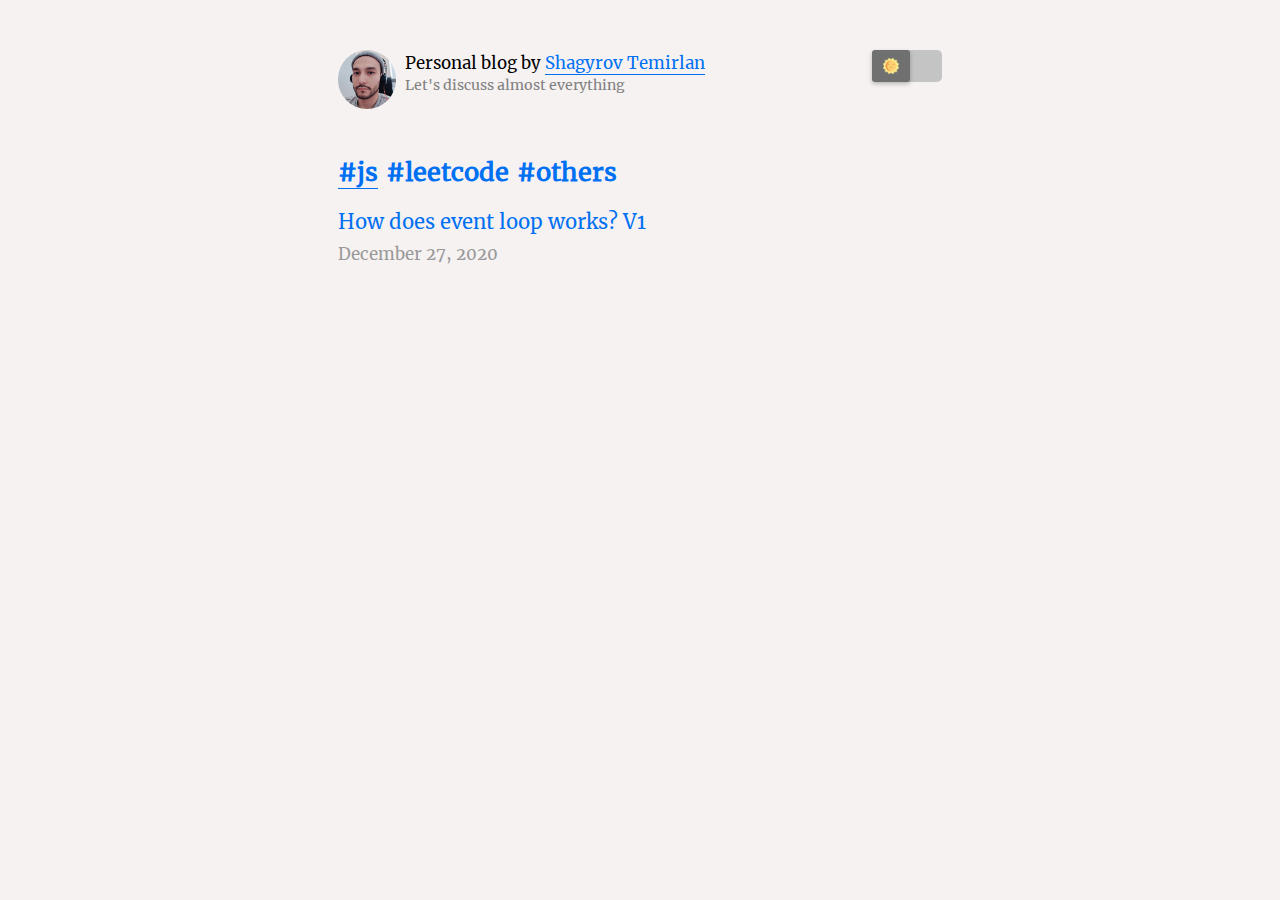
<file: index.html>
<!DOCTYPE html><html><head><meta name="viewport" content="width=device-width"/><meta charSet="utf-8"/><link rel="icon" href="/favicon.ico"/><meta name="description" content="Blog of Shagyrov Temirlan"/><meta property="og:image" content="https://og-image.now.sh/Personal%20blog%20by%20Temirlan.png?theme=light&amp;md=0&amp;fontSize=75px&amp;images=https%3A%2F%2Fassets.zeit.co%2Fimage%2Fupload%2Ffront%2Fassets%2Fdesign%2Fnextjs-black-logo.svg"/><meta name="og:title" content="Personal blog by Temirlan"/><meta name="twitter:card" content="summary_large_image"/><title>Personal blog by Temirlan</title><meta name="next-head-count" content="8"/><link rel="preload" href="/_next/static/css/c7773d89c84d065e2df5.css" as="style"/><link rel="stylesheet" href="/_next/static/css/c7773d89c84d065e2df5.css"/><link rel="preload" href="/_next/static/css/b5125984310c7cdcee73.css" as="style"/><link rel="stylesheet" href="/_next/static/css/b5125984310c7cdcee73.css"/><link rel="preload" href="/_next/static/iRzaAqq8oC6YzQxgo9rZW/pages/index.js" as="script"/><link rel="preload" href="/_next/static/iRzaAqq8oC6YzQxgo9rZW/pages/_app.js" as="script"/><link rel="preload" href="/_next/static/runtime/webpack-b65cab0b00afd201cbda.js" as="script"/><link rel="preload" href="/_next/static/chunks/framework.0f140d5eb2070c7e423d.js" as="script"/><link rel="preload" href="/_next/static/chunks/c99d1c3084ecd8e74a5f786c47773bd5690c4f4c.de9c554ee09d03c4b240.js" as="script"/><link rel="preload" href="/_next/static/runtime/main-c1bca9c2911ef8da43bc.js" as="script"/><link rel="preload" href="/_next/static/chunks/24d134ad48a53041961715c5d9b047e2f98a55c4.ebc6927550d609a72945.js" as="script"/></head><body><div id="__next"><div class="container"><header class="header_header__HDboe"><img src="/images/avatar.jpg" class="header_headerImage__2BWot utils_borderCircle__13qdJ" alt="Personal blog by "/><div class="header_header_right_side__3pKl-"><div class="utils_ml8__35Wt1 header_blog_description__Oqypm"><div class="utils_headingLw__1vVPe null">Personal blog by <a class="null header_linkToInstagram__3xjpo" target="_blank" href="https://www.instagram.com/temirtator23/">Shagyrov Temirlan</a></div><div class="utils_description__17znU">Let&#x27;s discuss almost everything</div></div><div class="toggle_toggle_container__3fg78"><div class="toggle_dialog_button__c8m4w toggle_disabled__3tCf-"><img src="/images/light.png" alt="light"/></div></div></div></header><br/><div><main><section class="utils_headingMd__3de6G utils_padding1px__oCny8"><div class="tab_header__2Nzv7"><h2 class="utils_headingLg__de7p0 false false"><a class="null tab_tab__1csqP tab_selected__1kf2Z">#js</a></h2><h2 class="utils_headingLg__de7p0 false utils_ml8__35Wt1"><a class="null tab_tab__1csqP false">#leetcode</a></h2><h2 class="utils_headingLg__de7p0 false utils_ml8__35Wt1"><a class="null tab_tab__1csqP false">#others</a></h2></div><ul class="utils_list__S7_pe"><li class="utils_listItem__2eJpJ"><a href="/posts/js/event-loop">How does event loop works? V1</a><br/><small class="utils_lightText__12Ckm"><time dateTime="2020-12-27">December 27, 2020</time></small></li></ul></section></main></div></div></div><script id="__NEXT_DATA__" type="application/json">{"props":{"pageProps":{"otherPosts":[{"id":"my-purposes-for-2022","title":"Short description to my purposes for 2023","date":"2023-01-20"},{"id":"sapiens-brief-history-of-humankind","title":"Sapiens: A brief history of humankind.","date":"2021-01-09"},{"id":"why-we-need-to-stop-waiting-smth","title":"Why we need to stop waiting for something","date":"2020-12-17"},{"id":"about-me","title":"About me","date":"2020-04-26"}],"jsPosts":[{"id":"event-loop","title":"How does event loop works? V1","date":"2020-12-27"}],"techPosts":[{"id":"new-macintosh-m1","title":"New Macintosh based on ARM processor","date":"2020-12-26"}],"leetcodePosts":[{"id":"palindrome-number","title":"Palindrome Number (Easy level)","date":"2023-03-08"},{"id":"longest-substring-without-repeating-characters","title":"Longest Substring Without Repeating Characters (Medium level)","date":"2023-03-07"},{"id":"add-two-numbers","title":"Add two numbers (Medium level)","date":"2023-03-05"},{"id":"two-sum","title":"Two sums (Easy level)","date":"2023-03-02"}]},"__N_SSG":true},"page":"/","query":{},"buildId":"iRzaAqq8oC6YzQxgo9rZW","nextExport":false,"isFallback":false,"gsp":true}</script><script nomodule="" src="/_next/static/runtime/polyfills-895c6aa13952c0a67e69.js"></script><script async="" data-next-page="/" src="/_next/static/iRzaAqq8oC6YzQxgo9rZW/pages/index.js"></script><script async="" data-next-page="/_app" src="/_next/static/iRzaAqq8oC6YzQxgo9rZW/pages/_app.js"></script><script src="/_next/static/runtime/webpack-b65cab0b00afd201cbda.js" async=""></script><script src="/_next/static/chunks/framework.0f140d5eb2070c7e423d.js" async=""></script><script src="/_next/static/chunks/c99d1c3084ecd8e74a5f786c47773bd5690c4f4c.de9c554ee09d03c4b240.js" async=""></script><script src="/_next/static/runtime/main-c1bca9c2911ef8da43bc.js" async=""></script><script src="/_next/static/chunks/24d134ad48a53041961715c5d9b047e2f98a55c4.ebc6927550d609a72945.js" async=""></script><script src="/_next/static/iRzaAqq8oC6YzQxgo9rZW/_buildManifest.js" async=""></script><script src="/_next/static/iRzaAqq8oC6YzQxgo9rZW/_ssgManifest.js" async=""></script></body></html>
</file>
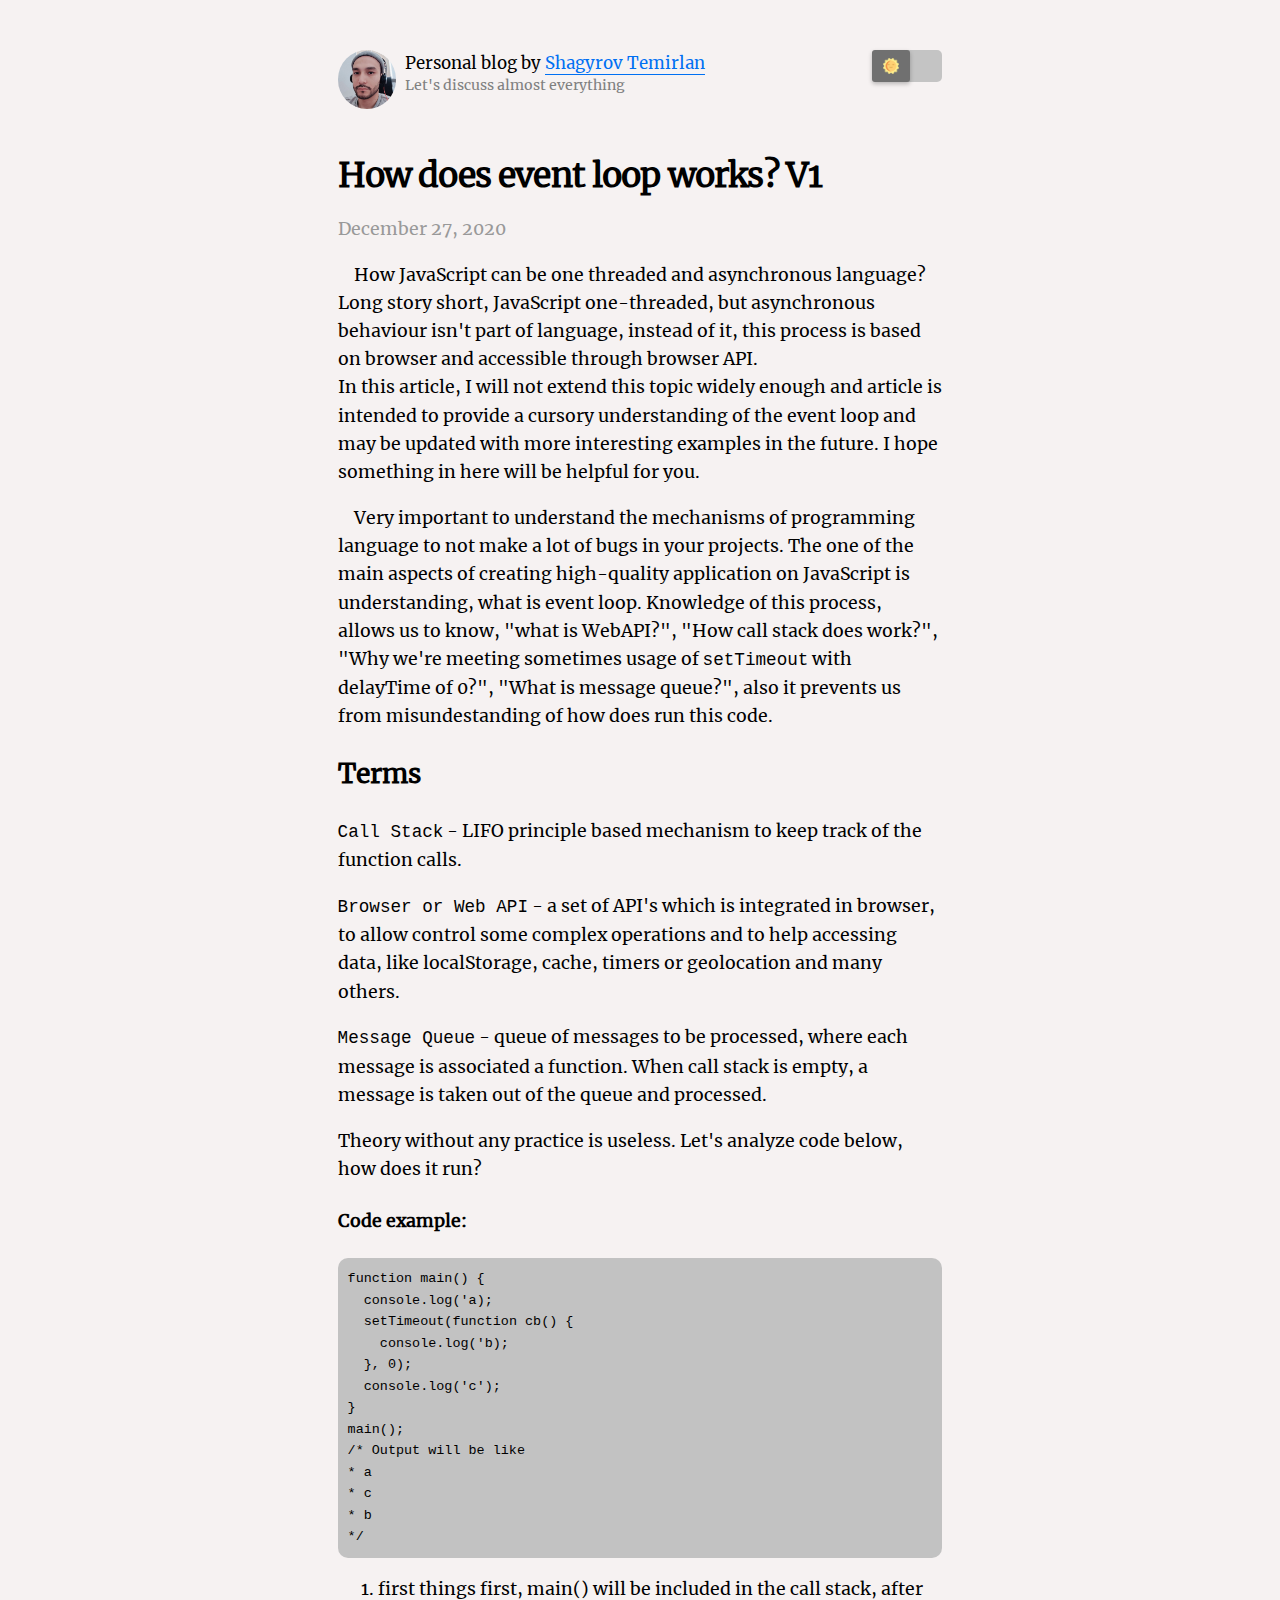
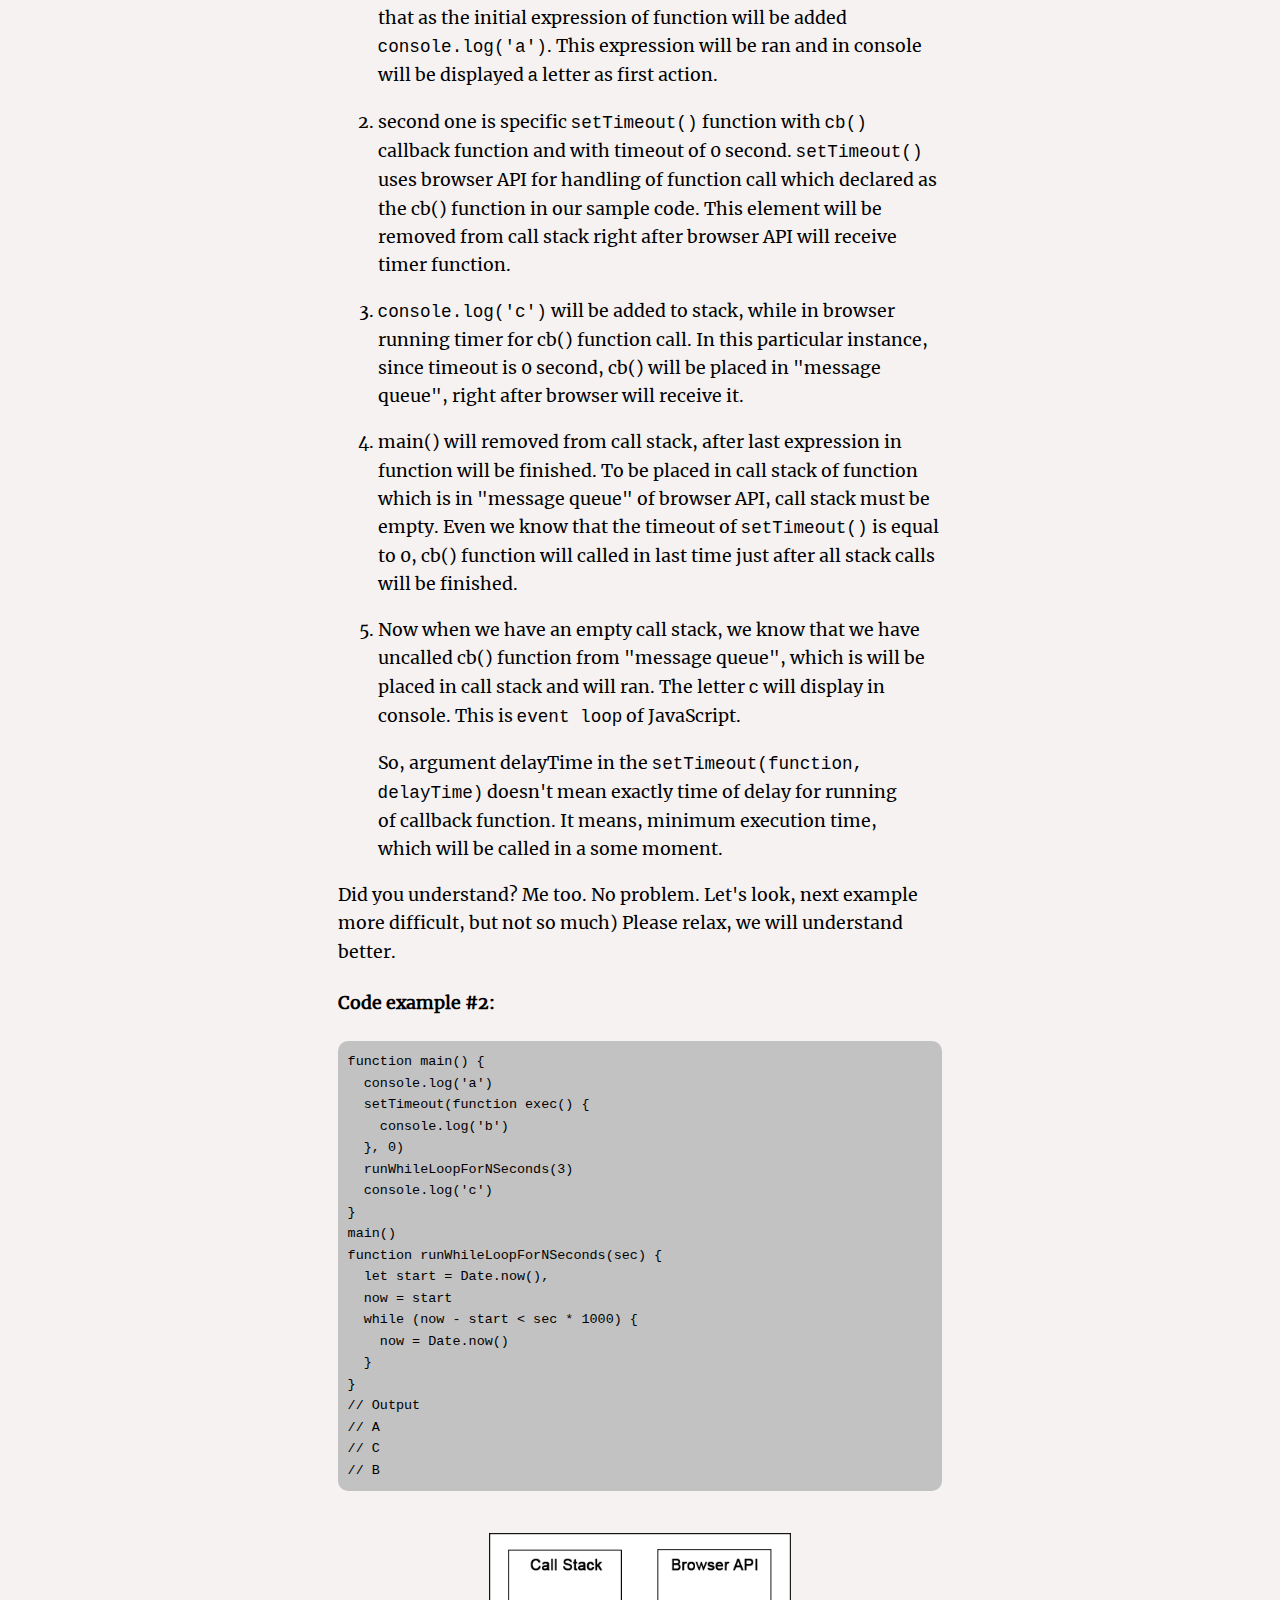
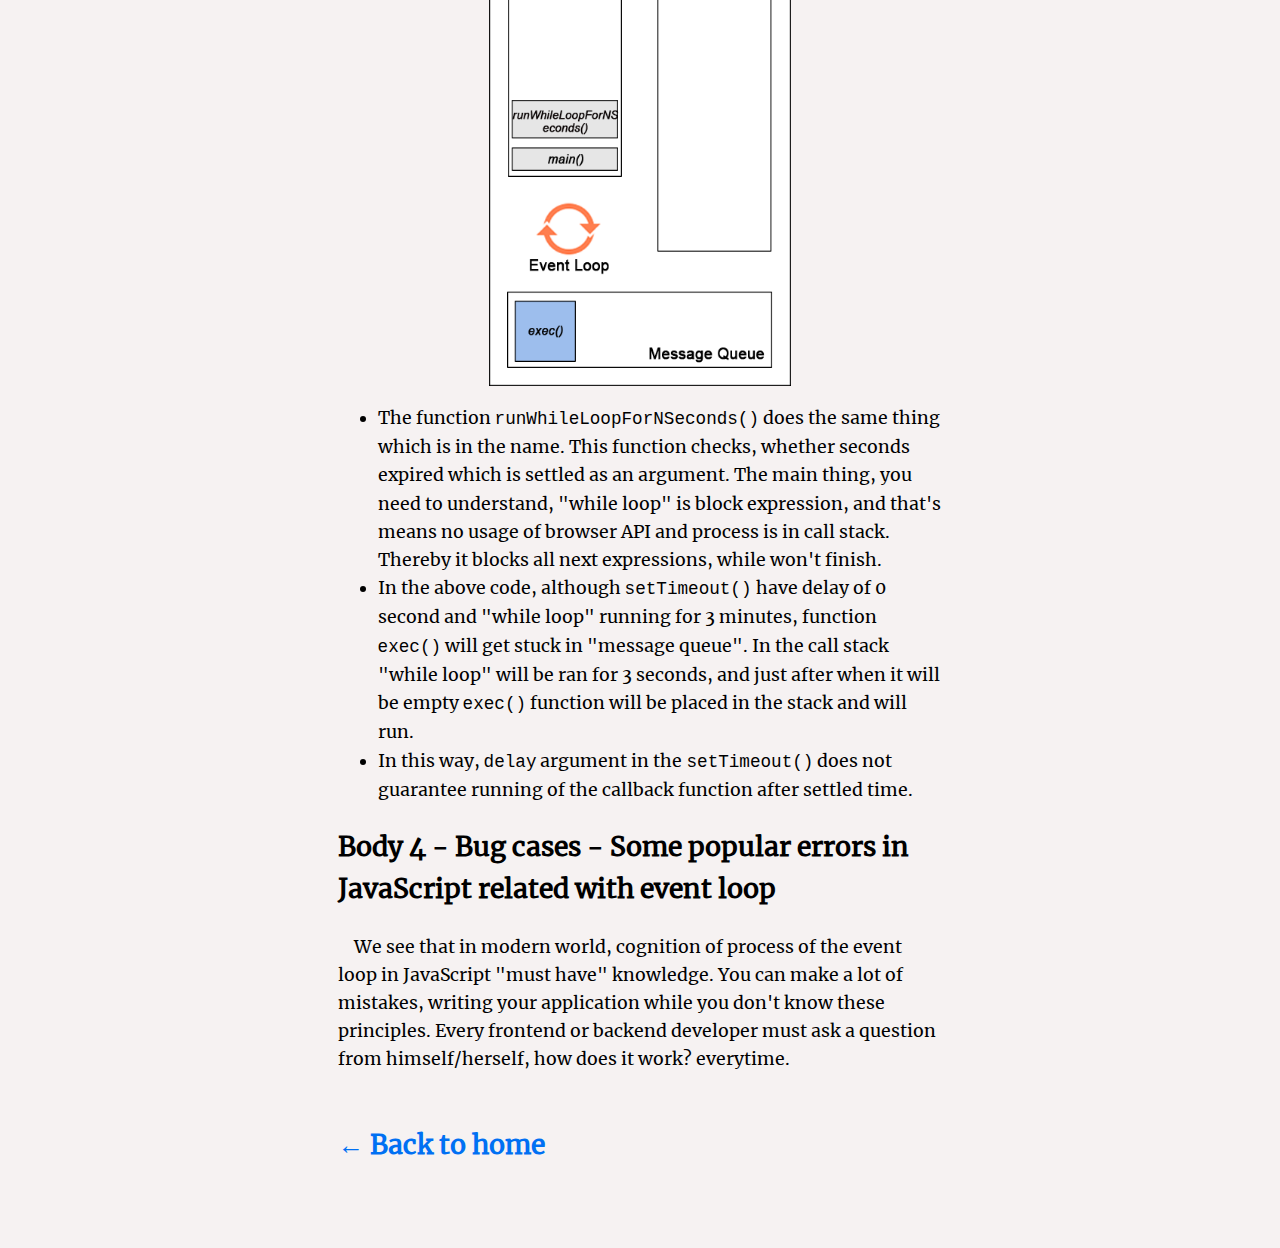
<file: posts/js/event-loop.html>
<!DOCTYPE html><html><head><meta name="viewport" content="width=device-width"/><meta charSet="utf-8"/><link rel="icon" href="/favicon.ico"/><meta name="description" content="Blog of Shagyrov Temirlan"/><meta property="og:image" content="https://og-image.now.sh/Personal%20blog%20by%20Temirlan.png?theme=light&amp;md=0&amp;fontSize=75px&amp;images=https%3A%2F%2Fassets.zeit.co%2Fimage%2Fupload%2Ffront%2Fassets%2Fdesign%2Fnextjs-black-logo.svg"/><meta name="og:title" content="Personal blog by Temirlan"/><meta name="twitter:card" content="summary_large_image"/><title>How does event loop works? V1</title><meta name="next-head-count" content="8"/><link rel="preload" href="/_next/static/css/c7773d89c84d065e2df5.css" as="style"/><link rel="stylesheet" href="/_next/static/css/c7773d89c84d065e2df5.css"/><link rel="preload" href="/_next/static/css/5d109cb4f0723c828d38.css" as="style"/><link rel="stylesheet" href="/_next/static/css/5d109cb4f0723c828d38.css"/><link rel="preload" href="/_next/static/iRzaAqq8oC6YzQxgo9rZW/pages/posts/js/%5Bid%5D.js" as="script"/><link rel="preload" href="/_next/static/iRzaAqq8oC6YzQxgo9rZW/pages/_app.js" as="script"/><link rel="preload" href="/_next/static/runtime/webpack-b65cab0b00afd201cbda.js" as="script"/><link rel="preload" href="/_next/static/chunks/framework.0f140d5eb2070c7e423d.js" as="script"/><link rel="preload" href="/_next/static/chunks/c99d1c3084ecd8e74a5f786c47773bd5690c4f4c.de9c554ee09d03c4b240.js" as="script"/><link rel="preload" href="/_next/static/runtime/main-c1bca9c2911ef8da43bc.js" as="script"/><link rel="preload" href="/_next/static/chunks/24d134ad48a53041961715c5d9b047e2f98a55c4.ebc6927550d609a72945.js" as="script"/></head><body><div id="__next"><div class="container"><header class="header_header__HDboe"><img src="/images/avatar.jpg" class="header_headerImage__2BWot utils_borderCircle__13qdJ" alt="Personal blog by "/><div class="header_header_right_side__3pKl-"><div class="utils_ml8__35Wt1 header_blog_description__Oqypm"><div class="utils_headingLw__1vVPe null">Personal blog by <a class="null header_linkToInstagram__3xjpo" target="_blank" href="https://www.instagram.com/temirtator23/">Shagyrov Temirlan</a></div><div class="utils_description__17znU">Let&#x27;s discuss almost everything</div></div><div class="toggle_toggle_container__3fg78"><div class="toggle_dialog_button__c8m4w toggle_disabled__3tCf-"><img src="/images/light.png" alt="light"/></div></div></div></header><br/><div><main><article><h1 class="utils_headingXl__1XecN null">How does event loop works? V1</h1><div class="utils_lightText__12Ckm"><time dateTime="2020-12-27">December 27, 2020</time></div><div><!-- ## Introduction -->
<p>    How JavaScript can be one threaded and asynchronous language? Long story short, JavaScript one-threaded, but asynchronous behaviour isn't part of language, instead of it, this process is based on browser and accessible through browser API. <br/>
In this article, I will not extend this topic widely enough and article is intended to provide a cursory understanding of the event loop and may be updated with more interesting examples in the future. I hope something in here will be helpful for you.</p>
<!-- ## Motivation - Why we need to know this? -->
<p>    Very important to understand the mechanisms of programming language to not make a lot of bugs in your projects. The one of the main aspects of creating high-quality application on JavaScript is understanding, what is event loop. Knowledge of this process, allows us to know, "what is WebAPI?", "How call stack does work?", "Why we're meeting sometimes usage of <code>setTimeout</code> with delayTime of 0?", "What is message queue?", also it prevents us from misundestanding of how does run this code.</p>
<h2>Terms</h2>
<p><code>Call Stack</code> - LIFO principle based mechanism to keep track of the function calls. </p>
<p><code>Browser or Web API</code> - a set of API's which is integrated in browser, to allow control some complex operations and to help accessing data, like localStorage, cache, timers or geolocation and many others. </p>
<p><code>Message Queue</code> - queue of messages to be processed, where each message is associated a function. When call stack is empty, a message is taken out of the queue and processed.</p>
<!-- ## Description of process - How code is running in JavaScript? -->
<p>Theory without any practice is useless. Let's analyze code below, how does it run?</p>
<h4>Code example:</h4>
<pre><code>function main() {
  console.log('a);
  setTimeout(function cb() {
    console.log('b);
  }, 0);
  console.log('c');
}
main();
/* Output will be like 
* a
* c
* b
*/
</code></pre>
<ol>
<li>
<p>first things first, main() will be included in the call stack, after that as the initial expression of function will be added  <code>console.log('a')</code>. This expression will be ran and in console will be displayed <code>a</code> letter as first action.</p>
</li>
<li>
<p>second one is specific <code>setTimeout()</code> function with <code>cb()</code> callback function and with timeout of 0 second. <code>setTimeout()</code> uses browser API for handling of function call which declared as the cb() function in our sample code. This element will be removed from call stack right after browser API will receive timer function. </p>
</li>
<li>
<p><code>console.log('c')</code> will be added to stack, while in browser running timer for cb() function call. In this particular instance, since timeout is 0 second, cb() will be placed in "message queue", right after browser will receive it.</p>
</li>
<li>
<p>main() will removed from call stack, after last expression in function will be finished. To be placed in call stack of function which is in "message queue" of browser API, call stack must be empty. Even we know that the timeout of <code>setTimeout()</code> is equal to 0, cb() function will called in last time just after all stack calls will be finished.</p>
</li>
<li>
<p>Now when we have an empty call stack, we know that we have uncalled cb() function from "message queue", which is will be placed in call stack and will ran. The letter <code>c</code> will display in console. This is <code>event loop</code> of JavaScript.</p>
</li>
</ol>
<blockquote>
<p>So, argument delayTime in the <code>setTimeout(function, delayTime)</code> doesn't mean exactly time of delay for running of callback function. It means, minimum execution time, which will be called in a some moment.</p>
</blockquote>
<p>Did you understand? Me too.
No problem. Let's look, next example more difficult, but not so much) Please relax, we will understand better.</p>
<h4>Code example #2:</h4>
<pre><code>function main() {
  console.log('a')
  setTimeout(function exec() {
    console.log('b')
  }, 0)
  runWhileLoopForNSeconds(3)
  console.log('c')
}
main()
function runWhileLoopForNSeconds(sec) {
  let start = Date.now(),
  now = start
  while (now - start &#x3C; sec * 1000) {
    now = Date.now()
  }
}
// Output
// A
// C
// B
</code></pre>
<br/>
<img src="/images/eventloop.png" style="width: 50%; margin: 0 auto;">
<ul>
  <li>
    The function <code>runWhileLoopForNSeconds()</code> does the same thing which is in the name. This function checks, whether seconds expired which is settled as an argument. The main thing, you need to understand, "while loop" is block expression, and that's means no usage of browser API and process is in call stack. Thereby it blocks all next expressions, while won't finish.
  </li>
  <li>
    In the above code, although <code>setTimeout()</code> have delay of 0 second and "while loop" running for 3 minutes, function <code>exec()</code> will get stuck in "message queue". In the call stack "while loop" will be ran for 3 seconds, and just after when it will be empty <code>exec()</code> function will be placed in the stack and will run.
  </li>
  <li>
    In this way, <code>delay</code> argument in the <code>setTimeout()</code> does not guarantee running of the callback function after settled time.  
  </li>
</ul>
<h2>Body 4 - Bug cases - Some popular errors in JavaScript related with event loop</h2>
<!-- ## Conclusion  -->
<p>    We see that in modern world, cognition of process of the event loop in JavaScript "must have" knowledge. You can make a lot of mistakes, writing your application while you don't know these principles. Every frontend or backend developer must ask a question from himself/herself, how does it work? everytime.</p>
</div></article></main><h2 class="layout_backToHome__VAS_W"><a>← Back to home</a></h2></div></div></div><script id="__NEXT_DATA__" type="application/json">{"props":{"pageProps":{"jsData":{"id":"event-loop","contentHtml":"\u003c!-- ## Introduction --\u003e\n\u003cp\u003e    How JavaScript can be one threaded and asynchronous language? Long story short, JavaScript one-threaded, but asynchronous behaviour isn't part of language, instead of it, this process is based on browser and accessible through browser API. \u003cbr/\u003e\nIn this article, I will not extend this topic widely enough and article is intended to provide a cursory understanding of the event loop and may be updated with more interesting examples in the future. I hope something in here will be helpful for you.\u003c/p\u003e\n\u003c!-- ## Motivation - Why we need to know this? --\u003e\n\u003cp\u003e    Very important to understand the mechanisms of programming language to not make a lot of bugs in your projects. The one of the main aspects of creating high-quality application on JavaScript is understanding, what is event loop. Knowledge of this process, allows us to know, \"what is WebAPI?\", \"How call stack does work?\", \"Why we're meeting sometimes usage of \u003ccode\u003esetTimeout\u003c/code\u003e with delayTime of 0?\", \"What is message queue?\", also it prevents us from misundestanding of how does run this code.\u003c/p\u003e\n\u003ch2\u003eTerms\u003c/h2\u003e\n\u003cp\u003e\u003ccode\u003eCall Stack\u003c/code\u003e - LIFO principle based mechanism to keep track of the function calls. \u003c/p\u003e\n\u003cp\u003e\u003ccode\u003eBrowser or Web API\u003c/code\u003e - a set of API's which is integrated in browser, to allow control some complex operations and to help accessing data, like localStorage, cache, timers or geolocation and many others. \u003c/p\u003e\n\u003cp\u003e\u003ccode\u003eMessage Queue\u003c/code\u003e - queue of messages to be processed, where each message is associated a function. When call stack is empty, a message is taken out of the queue and processed.\u003c/p\u003e\n\u003c!-- ## Description of process - How code is running in JavaScript? --\u003e\n\u003cp\u003eTheory without any practice is useless. Let's analyze code below, how does it run?\u003c/p\u003e\n\u003ch4\u003eCode example:\u003c/h4\u003e\n\u003cpre\u003e\u003ccode\u003efunction main() {\n  console.log('a);\n  setTimeout(function cb() {\n    console.log('b);\n  }, 0);\n  console.log('c');\n}\nmain();\n/* Output will be like \n* a\n* c\n* b\n*/\n\u003c/code\u003e\u003c/pre\u003e\n\u003col\u003e\n\u003cli\u003e\n\u003cp\u003efirst things first, main() will be included in the call stack, after that as the initial expression of function will be added  \u003ccode\u003econsole.log('a')\u003c/code\u003e. This expression will be ran and in console will be displayed \u003ccode\u003ea\u003c/code\u003e letter as first action.\u003c/p\u003e\n\u003c/li\u003e\n\u003cli\u003e\n\u003cp\u003esecond one is specific \u003ccode\u003esetTimeout()\u003c/code\u003e function with \u003ccode\u003ecb()\u003c/code\u003e callback function and with timeout of 0 second. \u003ccode\u003esetTimeout()\u003c/code\u003e uses browser API for handling of function call which declared as the cb() function in our sample code. This element will be removed from call stack right after browser API will receive timer function. \u003c/p\u003e\n\u003c/li\u003e\n\u003cli\u003e\n\u003cp\u003e\u003ccode\u003econsole.log('c')\u003c/code\u003e will be added to stack, while in browser running timer for cb() function call. In this particular instance, since timeout is 0 second, cb() will be placed in \"message queue\", right after browser will receive it.\u003c/p\u003e\n\u003c/li\u003e\n\u003cli\u003e\n\u003cp\u003emain() will removed from call stack, after last expression in function will be finished. To be placed in call stack of function which is in \"message queue\" of browser API, call stack must be empty. Even we know that the timeout of \u003ccode\u003esetTimeout()\u003c/code\u003e is equal to 0, cb() function will called in last time just after all stack calls will be finished.\u003c/p\u003e\n\u003c/li\u003e\n\u003cli\u003e\n\u003cp\u003eNow when we have an empty call stack, we know that we have uncalled cb() function from \"message queue\", which is will be placed in call stack and will ran. The letter \u003ccode\u003ec\u003c/code\u003e will display in console. This is \u003ccode\u003eevent loop\u003c/code\u003e of JavaScript.\u003c/p\u003e\n\u003c/li\u003e\n\u003c/ol\u003e\n\u003cblockquote\u003e\n\u003cp\u003eSo, argument delayTime in the \u003ccode\u003esetTimeout(function, delayTime)\u003c/code\u003e doesn't mean exactly time of delay for running of callback function. It means, minimum execution time, which will be called in a some moment.\u003c/p\u003e\n\u003c/blockquote\u003e\n\u003cp\u003eDid you understand? Me too.\nNo problem. Let's look, next example more difficult, but not so much) Please relax, we will understand better.\u003c/p\u003e\n\u003ch4\u003eCode example #2:\u003c/h4\u003e\n\u003cpre\u003e\u003ccode\u003efunction main() {\n  console.log('a')\n  setTimeout(function exec() {\n    console.log('b')\n  }, 0)\n  runWhileLoopForNSeconds(3)\n  console.log('c')\n}\nmain()\nfunction runWhileLoopForNSeconds(sec) {\n  let start = Date.now(),\n  now = start\n  while (now - start \u0026#x3C; sec * 1000) {\n    now = Date.now()\n  }\n}\n// Output\n// A\n// C\n// B\n\u003c/code\u003e\u003c/pre\u003e\n\u003cbr/\u003e\n\u003cimg src=\"/images/eventloop.png\" style=\"width: 50%; margin: 0 auto;\"\u003e\n\u003cul\u003e\n  \u003cli\u003e\n    The function \u003ccode\u003erunWhileLoopForNSeconds()\u003c/code\u003e does the same thing which is in the name. This function checks, whether seconds expired which is settled as an argument. The main thing, you need to understand, \"while loop\" is block expression, and that's means no usage of browser API and process is in call stack. Thereby it blocks all next expressions, while won't finish.\n  \u003c/li\u003e\n  \u003cli\u003e\n    In the above code, although \u003ccode\u003esetTimeout()\u003c/code\u003e have delay of 0 second and \"while loop\" running for 3 minutes, function \u003ccode\u003eexec()\u003c/code\u003e will get stuck in \"message queue\". In the call stack \"while loop\" will be ran for 3 seconds, and just after when it will be empty \u003ccode\u003eexec()\u003c/code\u003e function will be placed in the stack and will run.\n  \u003c/li\u003e\n  \u003cli\u003e\n    In this way, \u003ccode\u003edelay\u003c/code\u003e argument in the \u003ccode\u003esetTimeout()\u003c/code\u003e does not guarantee running of the callback function after settled time.  \n  \u003c/li\u003e\n\u003c/ul\u003e\n\u003ch2\u003eBody 4 - Bug cases - Some popular errors in JavaScript related with event loop\u003c/h2\u003e\n\u003c!-- ## Conclusion  --\u003e\n\u003cp\u003e    We see that in modern world, cognition of process of the event loop in JavaScript \"must have\" knowledge. You can make a lot of mistakes, writing your application while you don't know these principles. Every frontend or backend developer must ask a question from himself/herself, how does it work? everytime.\u003c/p\u003e\n","title":"How does event loop works? V1","date":"2020-12-27"}},"__N_SSG":true},"page":"/posts/js/[id]","query":{"id":"event-loop"},"buildId":"iRzaAqq8oC6YzQxgo9rZW","nextExport":false,"isFallback":false,"gsp":true}</script><script nomodule="" src="/_next/static/runtime/polyfills-895c6aa13952c0a67e69.js"></script><script async="" data-next-page="/posts/js/[id]" src="/_next/static/iRzaAqq8oC6YzQxgo9rZW/pages/posts/js/%5Bid%5D.js"></script><script async="" data-next-page="/_app" src="/_next/static/iRzaAqq8oC6YzQxgo9rZW/pages/_app.js"></script><script src="/_next/static/runtime/webpack-b65cab0b00afd201cbda.js" async=""></script><script src="/_next/static/chunks/framework.0f140d5eb2070c7e423d.js" async=""></script><script src="/_next/static/chunks/c99d1c3084ecd8e74a5f786c47773bd5690c4f4c.de9c554ee09d03c4b240.js" async=""></script><script src="/_next/static/runtime/main-c1bca9c2911ef8da43bc.js" async=""></script><script src="/_next/static/chunks/24d134ad48a53041961715c5d9b047e2f98a55c4.ebc6927550d609a72945.js" async=""></script><script src="/_next/static/iRzaAqq8oC6YzQxgo9rZW/_buildManifest.js" async=""></script><script src="/_next/static/iRzaAqq8oC6YzQxgo9rZW/_ssgManifest.js" async=""></script></body></html>
</file>
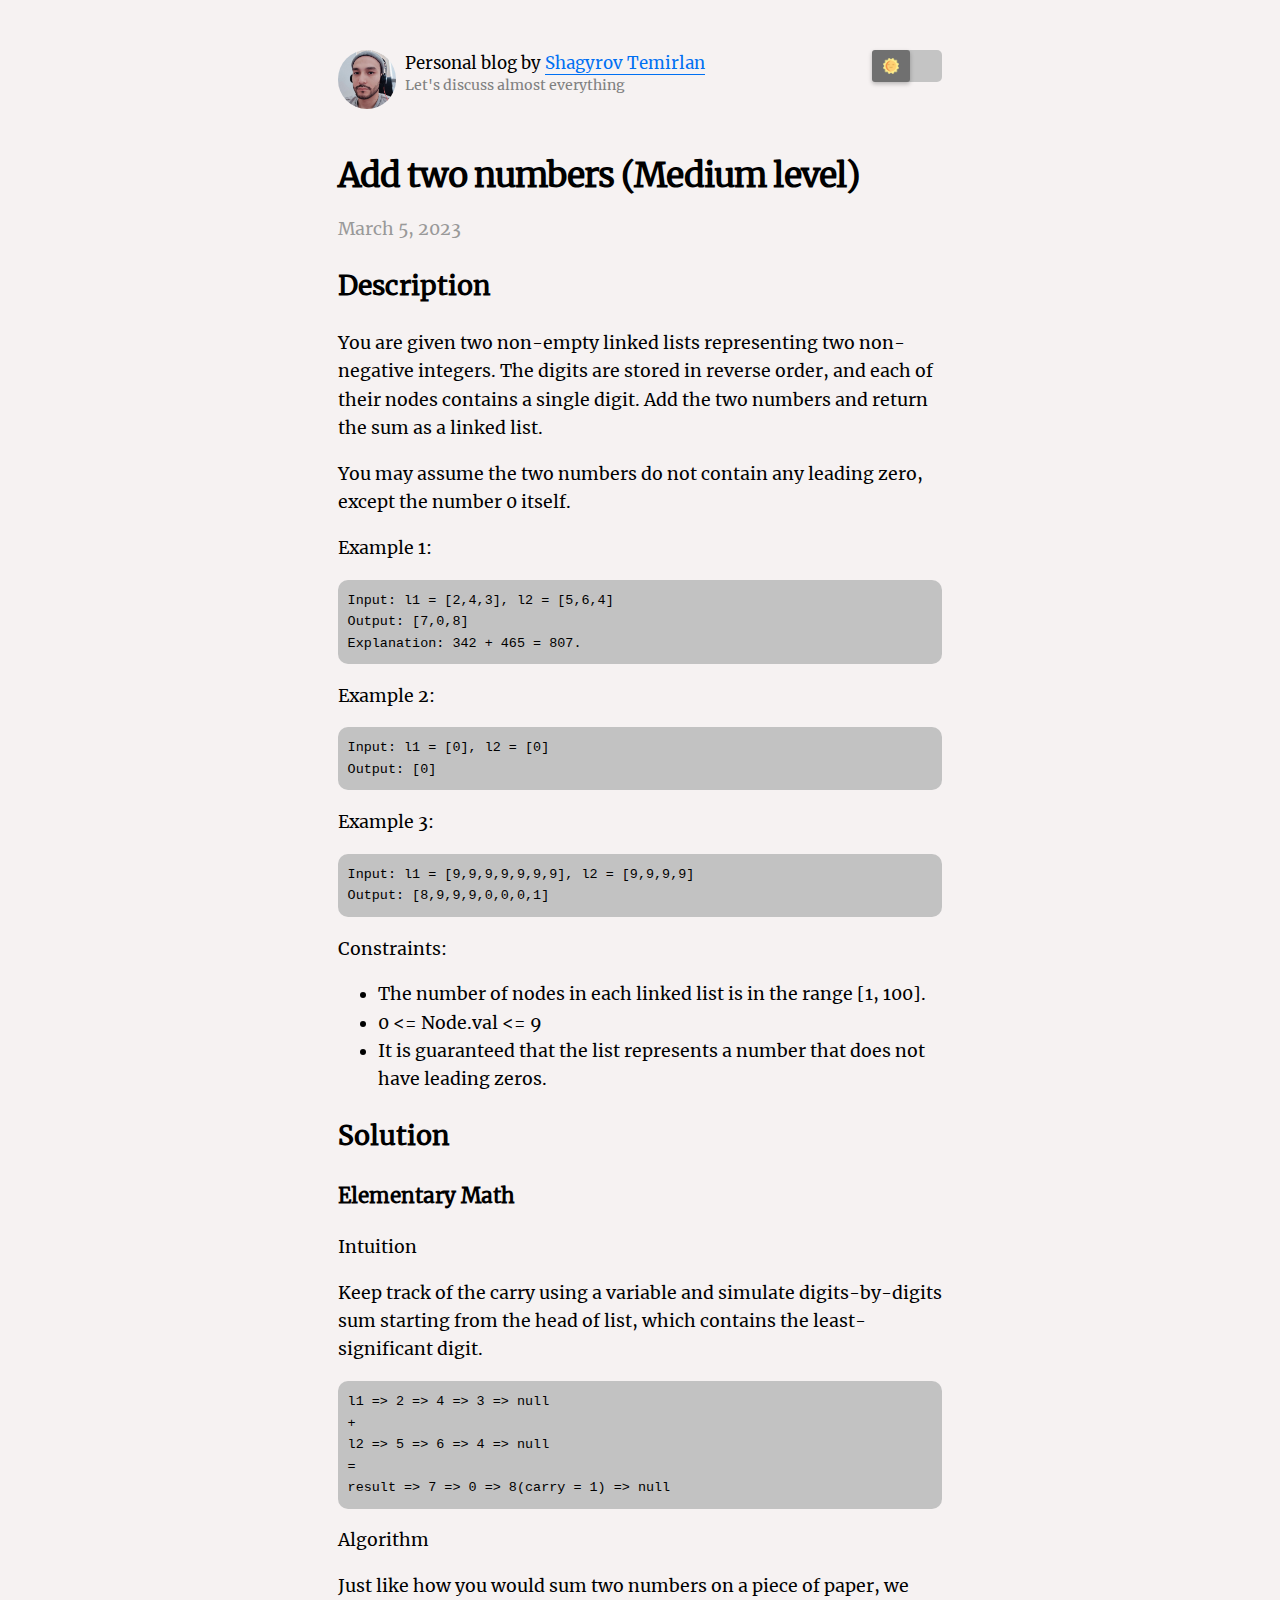
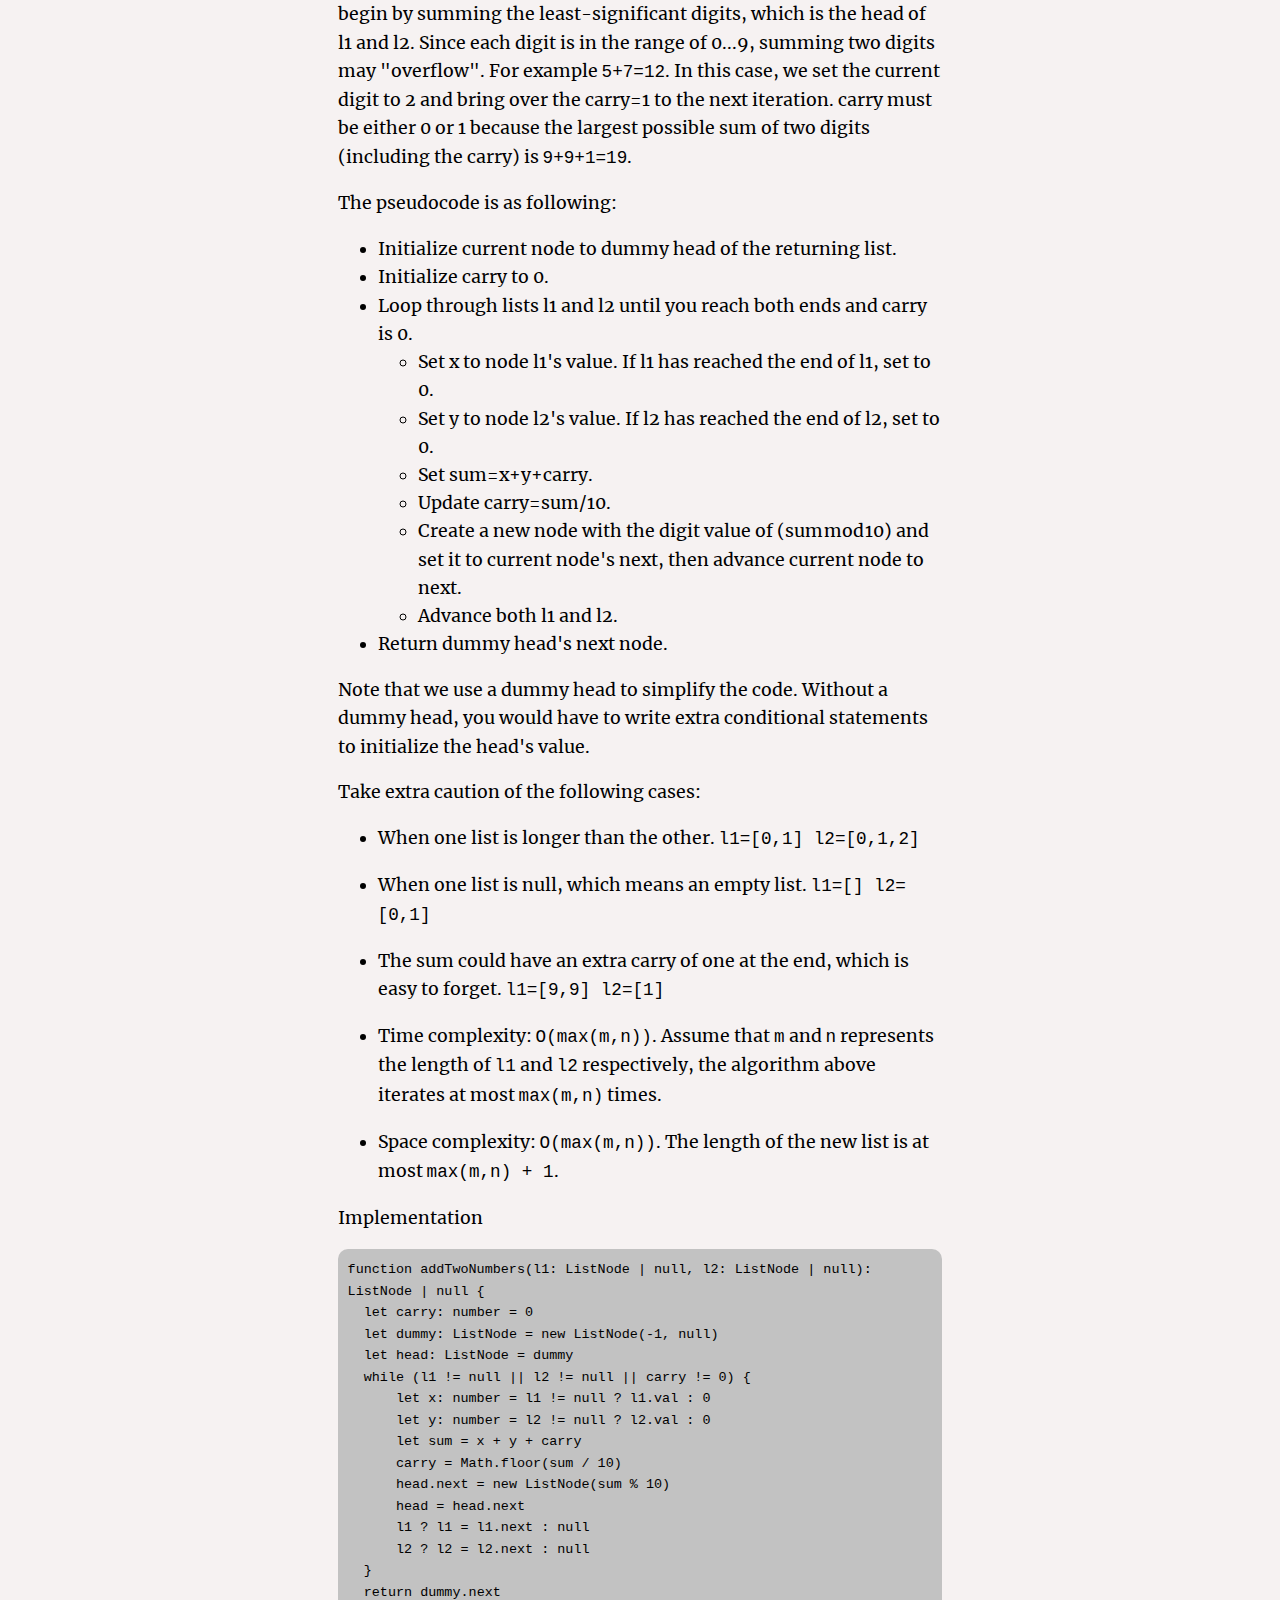
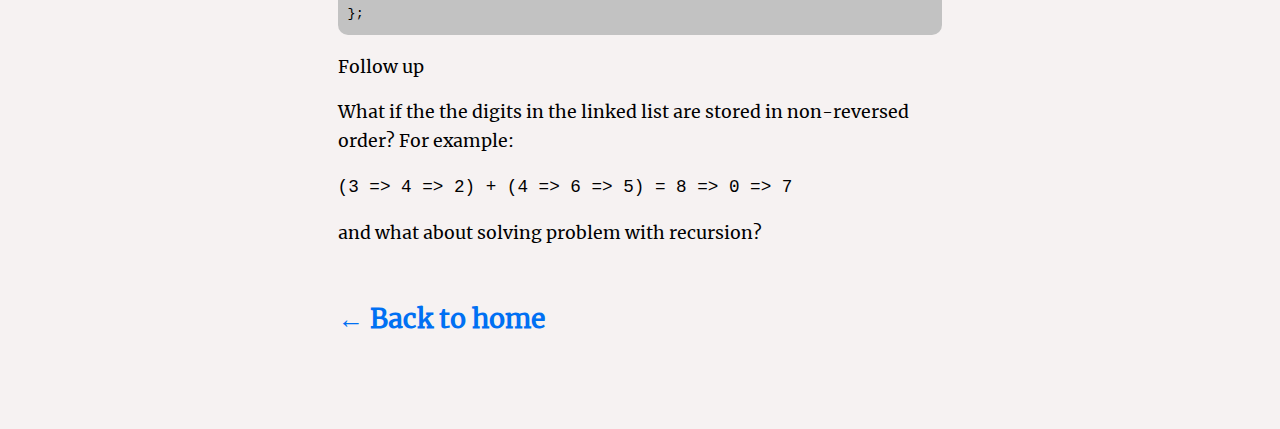
<file: posts/leetcode/add-two-numbers.html>
<!DOCTYPE html><html><head><meta name="viewport" content="width=device-width"/><meta charSet="utf-8"/><link rel="icon" href="/favicon.ico"/><meta name="description" content="Blog of Shagyrov Temirlan"/><meta property="og:image" content="https://og-image.now.sh/Personal%20blog%20by%20Temirlan.png?theme=light&amp;md=0&amp;fontSize=75px&amp;images=https%3A%2F%2Fassets.zeit.co%2Fimage%2Fupload%2Ffront%2Fassets%2Fdesign%2Fnextjs-black-logo.svg"/><meta name="og:title" content="Personal blog by Temirlan"/><meta name="twitter:card" content="summary_large_image"/><title>Add two numbers (Medium level)</title><meta name="next-head-count" content="8"/><link rel="preload" href="/_next/static/css/c7773d89c84d065e2df5.css" as="style"/><link rel="stylesheet" href="/_next/static/css/c7773d89c84d065e2df5.css"/><link rel="preload" href="/_next/static/css/5d109cb4f0723c828d38.css" as="style"/><link rel="stylesheet" href="/_next/static/css/5d109cb4f0723c828d38.css"/><link rel="preload" href="/_next/static/iRzaAqq8oC6YzQxgo9rZW/pages/posts/leetcode/%5Bid%5D.js" as="script"/><link rel="preload" href="/_next/static/iRzaAqq8oC6YzQxgo9rZW/pages/_app.js" as="script"/><link rel="preload" href="/_next/static/runtime/webpack-b65cab0b00afd201cbda.js" as="script"/><link rel="preload" href="/_next/static/chunks/framework.0f140d5eb2070c7e423d.js" as="script"/><link rel="preload" href="/_next/static/chunks/c99d1c3084ecd8e74a5f786c47773bd5690c4f4c.de9c554ee09d03c4b240.js" as="script"/><link rel="preload" href="/_next/static/runtime/main-c1bca9c2911ef8da43bc.js" as="script"/><link rel="preload" href="/_next/static/chunks/24d134ad48a53041961715c5d9b047e2f98a55c4.ebc6927550d609a72945.js" as="script"/></head><body><div id="__next"><div class="container"><header class="header_header__HDboe"><img src="/images/avatar.jpg" class="header_headerImage__2BWot utils_borderCircle__13qdJ" alt="Personal blog by "/><div class="header_header_right_side__3pKl-"><div class="utils_ml8__35Wt1 header_blog_description__Oqypm"><div class="utils_headingLw__1vVPe null">Personal blog by <a class="null header_linkToInstagram__3xjpo" target="_blank" href="https://www.instagram.com/temirtator23/">Shagyrov Temirlan</a></div><div class="utils_description__17znU">Let&#x27;s discuss almost everything</div></div><div class="toggle_toggle_container__3fg78"><div class="toggle_dialog_button__c8m4w toggle_disabled__3tCf-"><img src="/images/light.png" alt="light"/></div></div></div></header><br/><div><main><article><h1 class="utils_headingXl__1XecN null">Add two numbers (Medium level)</h1><div class="utils_lightText__12Ckm"><time dateTime="2023-03-05">March 5, 2023</time></div><div><h2>Description</h2>
<p>You are given two non-empty linked lists representing two non-negative integers. The digits are stored in reverse order, and each of their nodes contains a single digit. Add the two numbers and return the sum as a linked list.</p>
<p>You may assume the two numbers do not contain any leading zero, except the number 0 itself.</p>
<p>Example 1:</p>
<pre><code>Input: l1 = [2,4,3], l2 = [5,6,4]
Output: [7,0,8]
Explanation: 342 + 465 = 807.
</code></pre>
<p>Example 2:</p>
<pre><code>Input: l1 = [0], l2 = [0]
Output: [0]
</code></pre>
<p>Example 3:</p>
<pre><code>Input: l1 = [9,9,9,9,9,9,9], l2 = [9,9,9,9]
Output: [8,9,9,9,0,0,0,1]
</code></pre>
<p>Constraints:</p>
<ul>
<li>The number of nodes in each linked list is in the range [1, 100].</li>
<li>0 &#x3C;= Node.val &#x3C;= 9</li>
<li>It is guaranteed that the list represents a number that does not have leading zeros.</li>
</ul>
<h2>Solution</h2>
<h3>Elementary Math</h3>
<p>Intuition</p>
<p>Keep track of the carry using a variable and simulate digits-by-digits sum starting from the head of list, which contains the least-significant digit.</p>
<pre><code>l1 => 2 => 4 => 3 => null
+ 
l2 => 5 => 6 => 4 => null
=
result => 7 => 0 => 8(carry = 1) => null
</code></pre>
<p>Algorithm</p>
<p>Just like how you would sum two numbers on a piece of paper, we begin by summing the least-significant digits, which is the head of l1 and l2. Since each digit is in the range of 0...9, summing two digits may "overflow". For example <code>5+7=12</code>. In this case, we set the current digit to 2 and bring over the carry=1 to the next iteration. carry must be either 0 or 1 because the largest possible sum of two digits (including the carry) is <code>9+9+1=19</code>.</p>
<p>The pseudocode is as following:</p>
<ul>
<li>Initialize current node to dummy head of the returning list.</li>
<li>Initialize carry to 0.</li>
<li>Loop through lists l1 and l2 until you reach both ends and carry is 0.<ul>
<li>Set x to node l1's value. If l1 has reached the end of l1, set to 0.</li>
<li>Set y to node l2's value. If l2 has reached the end of l2, set to 0.</li>
<li>Set sum=x+y+carry.</li>
<li>Update carry=sum/10.</li>
<li>Create a new node with the digit value of (sum mod 10) and set it to current node's next, then advance current node to next.</li>
<li>Advance both l1 and l2.</li>
</ul></li>
<li>Return dummy head's next node.</li>
</ul>
<p>Note that we use a dummy head to simplify the code. Without a dummy head, you would have to write extra conditional statements to initialize the head's value.</p>
<p>Take extra caution of the following cases:</p>
<ul>
<li>
<p>When one list is longer than the other. <code>l1=[0,1] l2=[0,1,2]</code></p>
</li>
<li>
<p>When one list is null, which means an empty list. <code>l1=[] l2=[0,1]</code></p>
</li>
<li>
<p>The sum could have an extra carry of one at the end, which is easy to forget. <code>l1=[9,9] l2=[1]</code></p>
</li>
<li>
<p>Time complexity: <code>O(max(m,n))</code>. Assume that <code>m</code> and <code>n</code> represents the length of <code>l1</code> and <code>l2</code> respectively, the algorithm above iterates at most <code>max⁡(m,n)</code> times.</p>
</li>
<li>
<p>Space complexity: <code>O(max(m,n))</code>. The length of the new list is at most <code>max⁡(m,n) + 1</code>.</p>
</li>
</ul>
<p>Implementation</p>
<pre><code class="language-typescript">function addTwoNumbers(l1: ListNode | null, l2: ListNode | null): ListNode | null {
  let carry: number = 0
  let dummy: ListNode = new ListNode(-1, null)
  let head: ListNode = dummy
  while (l1 != null || l2 != null || carry != 0) {
      let x: number = l1 != null ? l1.val : 0
      let y: number = l2 != null ? l2.val : 0
      let sum = x + y + carry
      carry = Math.floor(sum / 10)
      head.next = new ListNode(sum % 10)
      head = head.next
      l1 ? l1 = l1.next : null
      l2 ? l2 = l2.next : null
  }
  return dummy.next
};
</code></pre>
<p>Follow up</p>
<p>What if the the digits in the linked list are stored in non-reversed order? For example:</p>
<p><code>(3 => 4 => 2) + (4 => 6 => 5) = 8 => 0 => 7</code></p>
<p>and what about solving problem with recursion?</p>
</div></article></main><h2 class="layout_backToHome__VAS_W"><a>← Back to home</a></h2></div></div></div><script id="__NEXT_DATA__" type="application/json">{"props":{"pageProps":{"leetcodeData":{"id":"add-two-numbers","contentHtml":"\u003ch2\u003eDescription\u003c/h2\u003e\n\u003cp\u003eYou are given two non-empty linked lists representing two non-negative integers. The digits are stored in reverse order, and each of their nodes contains a single digit. Add the two numbers and return the sum as a linked list.\u003c/p\u003e\n\u003cp\u003eYou may assume the two numbers do not contain any leading zero, except the number 0 itself.\u003c/p\u003e\n\u003cp\u003eExample 1:\u003c/p\u003e\n\u003cpre\u003e\u003ccode\u003eInput: l1 = [2,4,3], l2 = [5,6,4]\nOutput: [7,0,8]\nExplanation: 342 + 465 = 807.\n\u003c/code\u003e\u003c/pre\u003e\n\u003cp\u003eExample 2:\u003c/p\u003e\n\u003cpre\u003e\u003ccode\u003eInput: l1 = [0], l2 = [0]\nOutput: [0]\n\u003c/code\u003e\u003c/pre\u003e\n\u003cp\u003eExample 3:\u003c/p\u003e\n\u003cpre\u003e\u003ccode\u003eInput: l1 = [9,9,9,9,9,9,9], l2 = [9,9,9,9]\nOutput: [8,9,9,9,0,0,0,1]\n\u003c/code\u003e\u003c/pre\u003e\n\u003cp\u003eConstraints:\u003c/p\u003e\n\u003cul\u003e\n\u003cli\u003eThe number of nodes in each linked list is in the range [1, 100].\u003c/li\u003e\n\u003cli\u003e0 \u0026#x3C;= Node.val \u0026#x3C;= 9\u003c/li\u003e\n\u003cli\u003eIt is guaranteed that the list represents a number that does not have leading zeros.\u003c/li\u003e\n\u003c/ul\u003e\n\u003ch2\u003eSolution\u003c/h2\u003e\n\u003ch3\u003eElementary Math\u003c/h3\u003e\n\u003cp\u003eIntuition\u003c/p\u003e\n\u003cp\u003eKeep track of the carry using a variable and simulate digits-by-digits sum starting from the head of list, which contains the least-significant digit.\u003c/p\u003e\n\u003cpre\u003e\u003ccode\u003el1 =\u003e 2 =\u003e 4 =\u003e 3 =\u003e null\n+ \nl2 =\u003e 5 =\u003e 6 =\u003e 4 =\u003e null\n=\nresult =\u003e 7 =\u003e 0 =\u003e 8(carry = 1) =\u003e null\n\u003c/code\u003e\u003c/pre\u003e\n\u003cp\u003eAlgorithm\u003c/p\u003e\n\u003cp\u003eJust like how you would sum two numbers on a piece of paper, we begin by summing the least-significant digits, which is the head of l1 and l2. Since each digit is in the range of 0...9, summing two digits may \"overflow\". For example \u003ccode\u003e5+7=12\u003c/code\u003e. In this case, we set the current digit to 2 and bring over the carry=1 to the next iteration. carry must be either 0 or 1 because the largest possible sum of two digits (including the carry) is \u003ccode\u003e9+9+1=19\u003c/code\u003e.\u003c/p\u003e\n\u003cp\u003eThe pseudocode is as following:\u003c/p\u003e\n\u003cul\u003e\n\u003cli\u003eInitialize current node to dummy head of the returning list.\u003c/li\u003e\n\u003cli\u003eInitialize carry to 0.\u003c/li\u003e\n\u003cli\u003eLoop through lists l1 and l2 until you reach both ends and carry is 0.\u003cul\u003e\n\u003cli\u003eSet x to node l1's value. If l1 has reached the end of l1, set to 0.\u003c/li\u003e\n\u003cli\u003eSet y to node l2's value. If l2 has reached the end of l2, set to 0.\u003c/li\u003e\n\u003cli\u003eSet sum=x+y+carry.\u003c/li\u003e\n\u003cli\u003eUpdate carry=sum/10.\u003c/li\u003e\n\u003cli\u003eCreate a new node with the digit value of (sum mod 10) and set it to current node's next, then advance current node to next.\u003c/li\u003e\n\u003cli\u003eAdvance both l1 and l2.\u003c/li\u003e\n\u003c/ul\u003e\u003c/li\u003e\n\u003cli\u003eReturn dummy head's next node.\u003c/li\u003e\n\u003c/ul\u003e\n\u003cp\u003eNote that we use a dummy head to simplify the code. Without a dummy head, you would have to write extra conditional statements to initialize the head's value.\u003c/p\u003e\n\u003cp\u003eTake extra caution of the following cases:\u003c/p\u003e\n\u003cul\u003e\n\u003cli\u003e\n\u003cp\u003eWhen one list is longer than the other. \u003ccode\u003el1=[0,1] l2=[0,1,2]\u003c/code\u003e\u003c/p\u003e\n\u003c/li\u003e\n\u003cli\u003e\n\u003cp\u003eWhen one list is null, which means an empty list. \u003ccode\u003el1=[] l2=[0,1]\u003c/code\u003e\u003c/p\u003e\n\u003c/li\u003e\n\u003cli\u003e\n\u003cp\u003eThe sum could have an extra carry of one at the end, which is easy to forget. \u003ccode\u003el1=[9,9] l2=[1]\u003c/code\u003e\u003c/p\u003e\n\u003c/li\u003e\n\u003cli\u003e\n\u003cp\u003eTime complexity: \u003ccode\u003eO(max(m,n))\u003c/code\u003e. Assume that \u003ccode\u003em\u003c/code\u003e and \u003ccode\u003en\u003c/code\u003e represents the length of \u003ccode\u003el1\u003c/code\u003e and \u003ccode\u003el2\u003c/code\u003e respectively, the algorithm above iterates at most \u003ccode\u003emax⁡(m,n)\u003c/code\u003e times.\u003c/p\u003e\n\u003c/li\u003e\n\u003cli\u003e\n\u003cp\u003eSpace complexity: \u003ccode\u003eO(max(m,n))\u003c/code\u003e. The length of the new list is at most \u003ccode\u003emax⁡(m,n) + 1\u003c/code\u003e.\u003c/p\u003e\n\u003c/li\u003e\n\u003c/ul\u003e\n\u003cp\u003eImplementation\u003c/p\u003e\n\u003cpre\u003e\u003ccode class=\"language-typescript\"\u003efunction addTwoNumbers(l1: ListNode | null, l2: ListNode | null): ListNode | null {\n  let carry: number = 0\n  let dummy: ListNode = new ListNode(-1, null)\n  let head: ListNode = dummy\n  while (l1 != null || l2 != null || carry != 0) {\n      let x: number = l1 != null ? l1.val : 0\n      let y: number = l2 != null ? l2.val : 0\n      let sum = x + y + carry\n      carry = Math.floor(sum / 10)\n      head.next = new ListNode(sum % 10)\n      head = head.next\n      l1 ? l1 = l1.next : null\n      l2 ? l2 = l2.next : null\n  }\n  return dummy.next\n};\n\u003c/code\u003e\u003c/pre\u003e\n\u003cp\u003eFollow up\u003c/p\u003e\n\u003cp\u003eWhat if the the digits in the linked list are stored in non-reversed order? For example:\u003c/p\u003e\n\u003cp\u003e\u003ccode\u003e(3 =\u003e 4 =\u003e 2) + (4 =\u003e 6 =\u003e 5) = 8 =\u003e 0 =\u003e 7\u003c/code\u003e\u003c/p\u003e\n\u003cp\u003eand what about solving problem with recursion?\u003c/p\u003e\n","title":"Add two numbers (Medium level)","date":"2023-03-05"}},"__N_SSG":true},"page":"/posts/leetcode/[id]","query":{"id":"add-two-numbers"},"buildId":"iRzaAqq8oC6YzQxgo9rZW","nextExport":false,"isFallback":false,"gsp":true}</script><script nomodule="" src="/_next/static/runtime/polyfills-895c6aa13952c0a67e69.js"></script><script async="" data-next-page="/posts/leetcode/[id]" src="/_next/static/iRzaAqq8oC6YzQxgo9rZW/pages/posts/leetcode/%5Bid%5D.js"></script><script async="" data-next-page="/_app" src="/_next/static/iRzaAqq8oC6YzQxgo9rZW/pages/_app.js"></script><script src="/_next/static/runtime/webpack-b65cab0b00afd201cbda.js" async=""></script><script src="/_next/static/chunks/framework.0f140d5eb2070c7e423d.js" async=""></script><script src="/_next/static/chunks/c99d1c3084ecd8e74a5f786c47773bd5690c4f4c.de9c554ee09d03c4b240.js" async=""></script><script src="/_next/static/runtime/main-c1bca9c2911ef8da43bc.js" async=""></script><script src="/_next/static/chunks/24d134ad48a53041961715c5d9b047e2f98a55c4.ebc6927550d609a72945.js" async=""></script><script src="/_next/static/iRzaAqq8oC6YzQxgo9rZW/_buildManifest.js" async=""></script><script src="/_next/static/iRzaAqq8oC6YzQxgo9rZW/_ssgManifest.js" async=""></script></body></html>
</file>
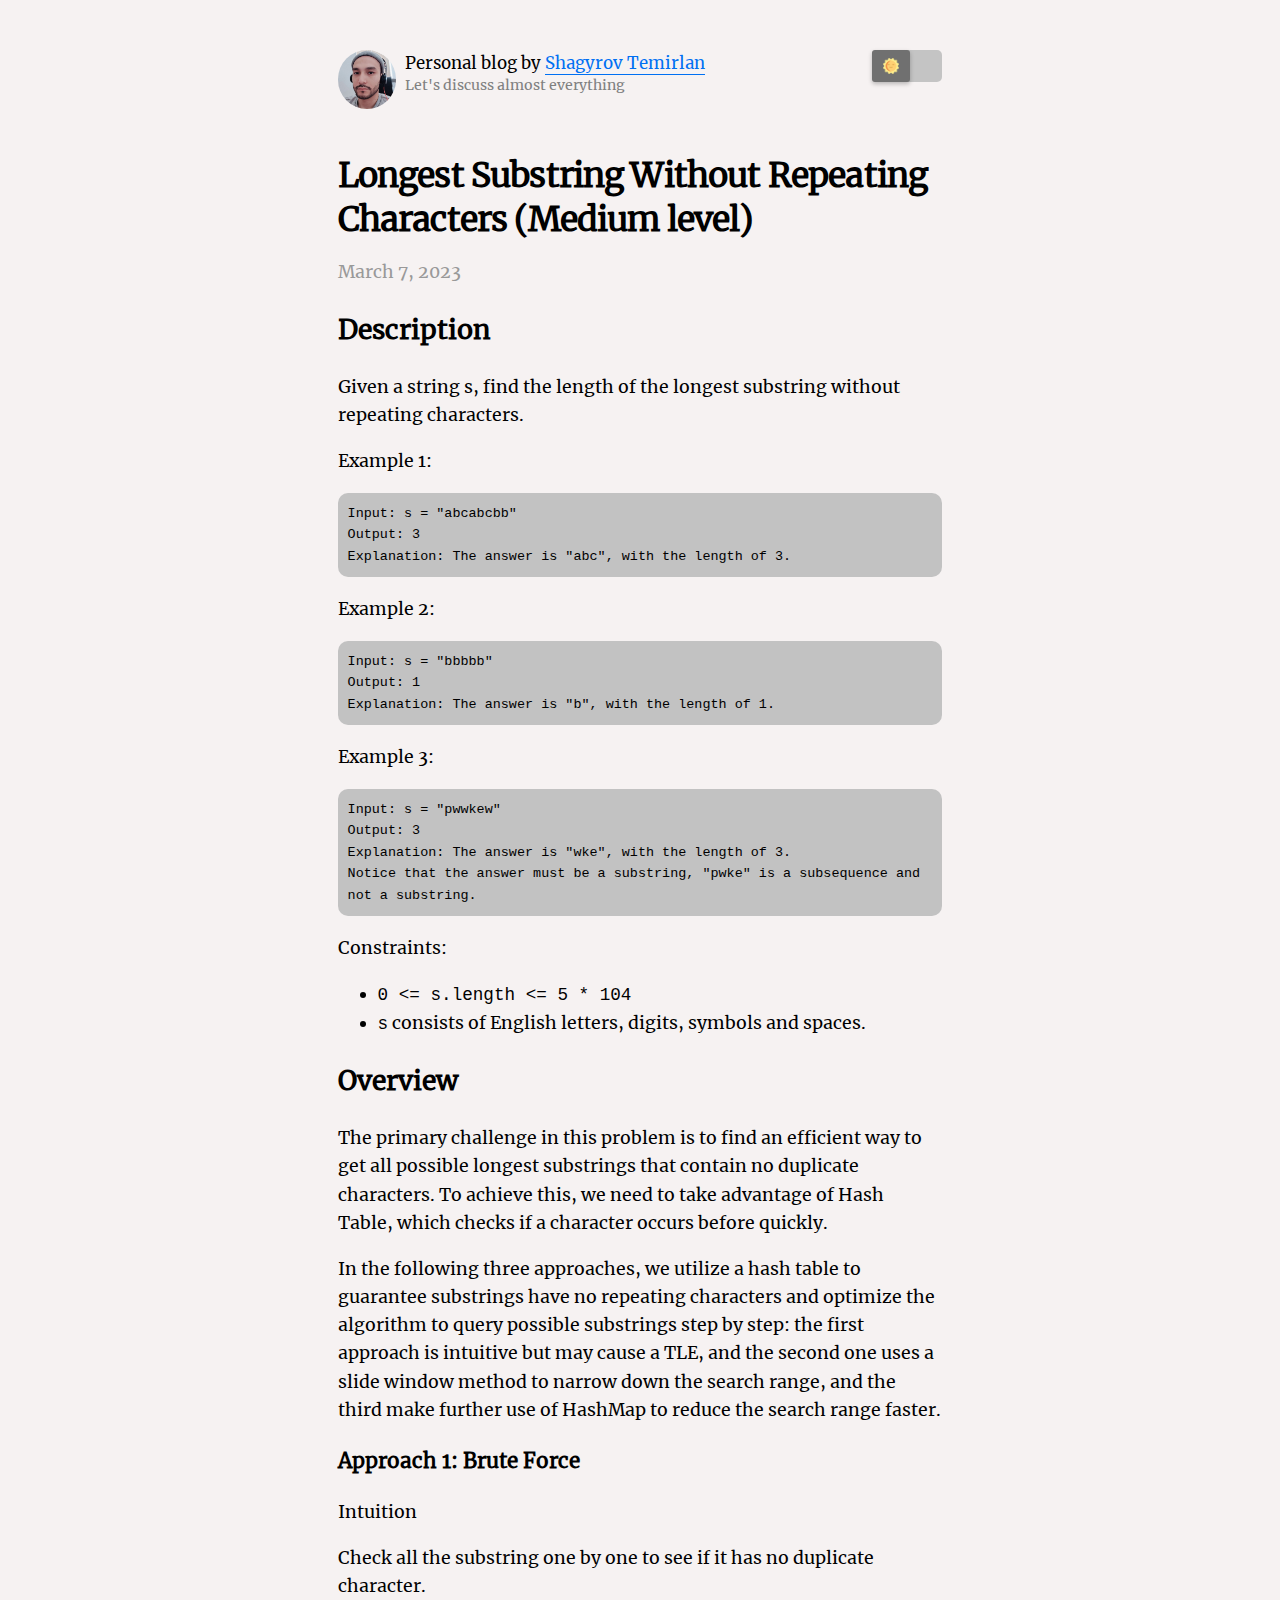
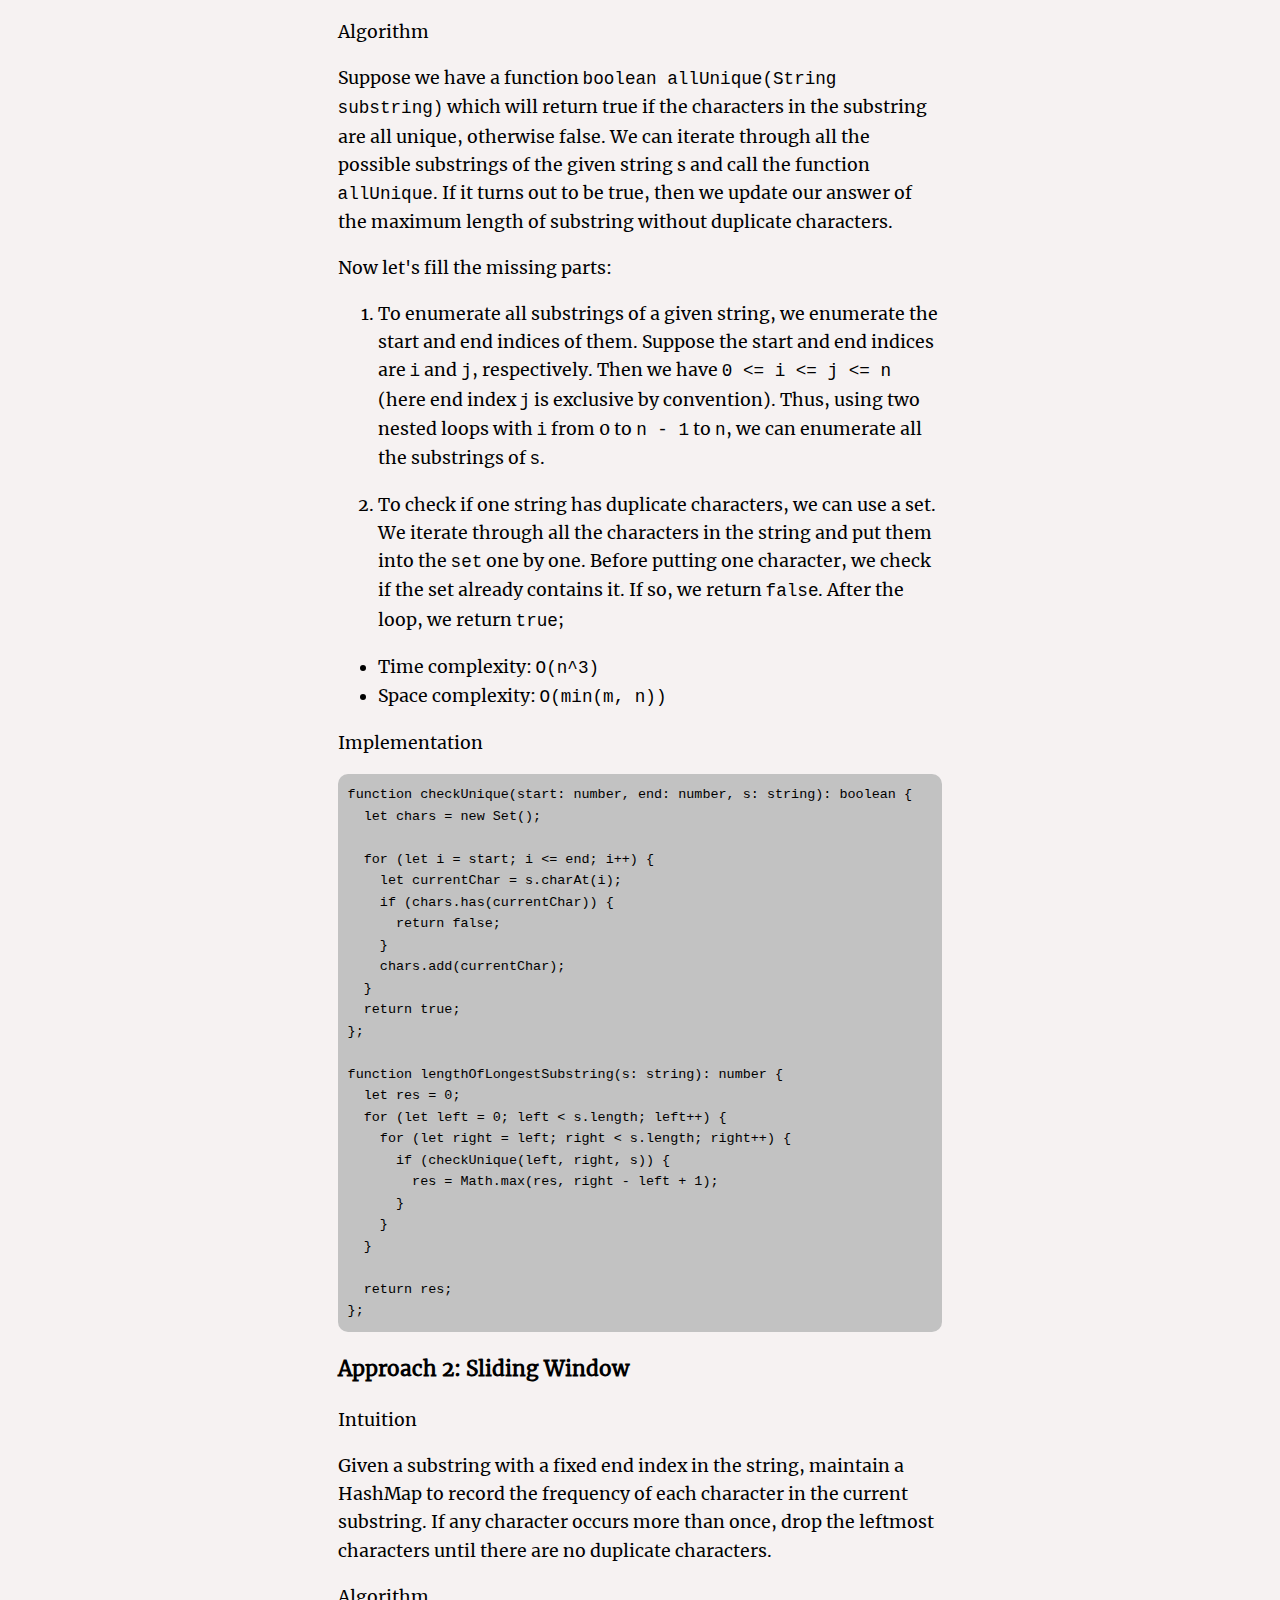
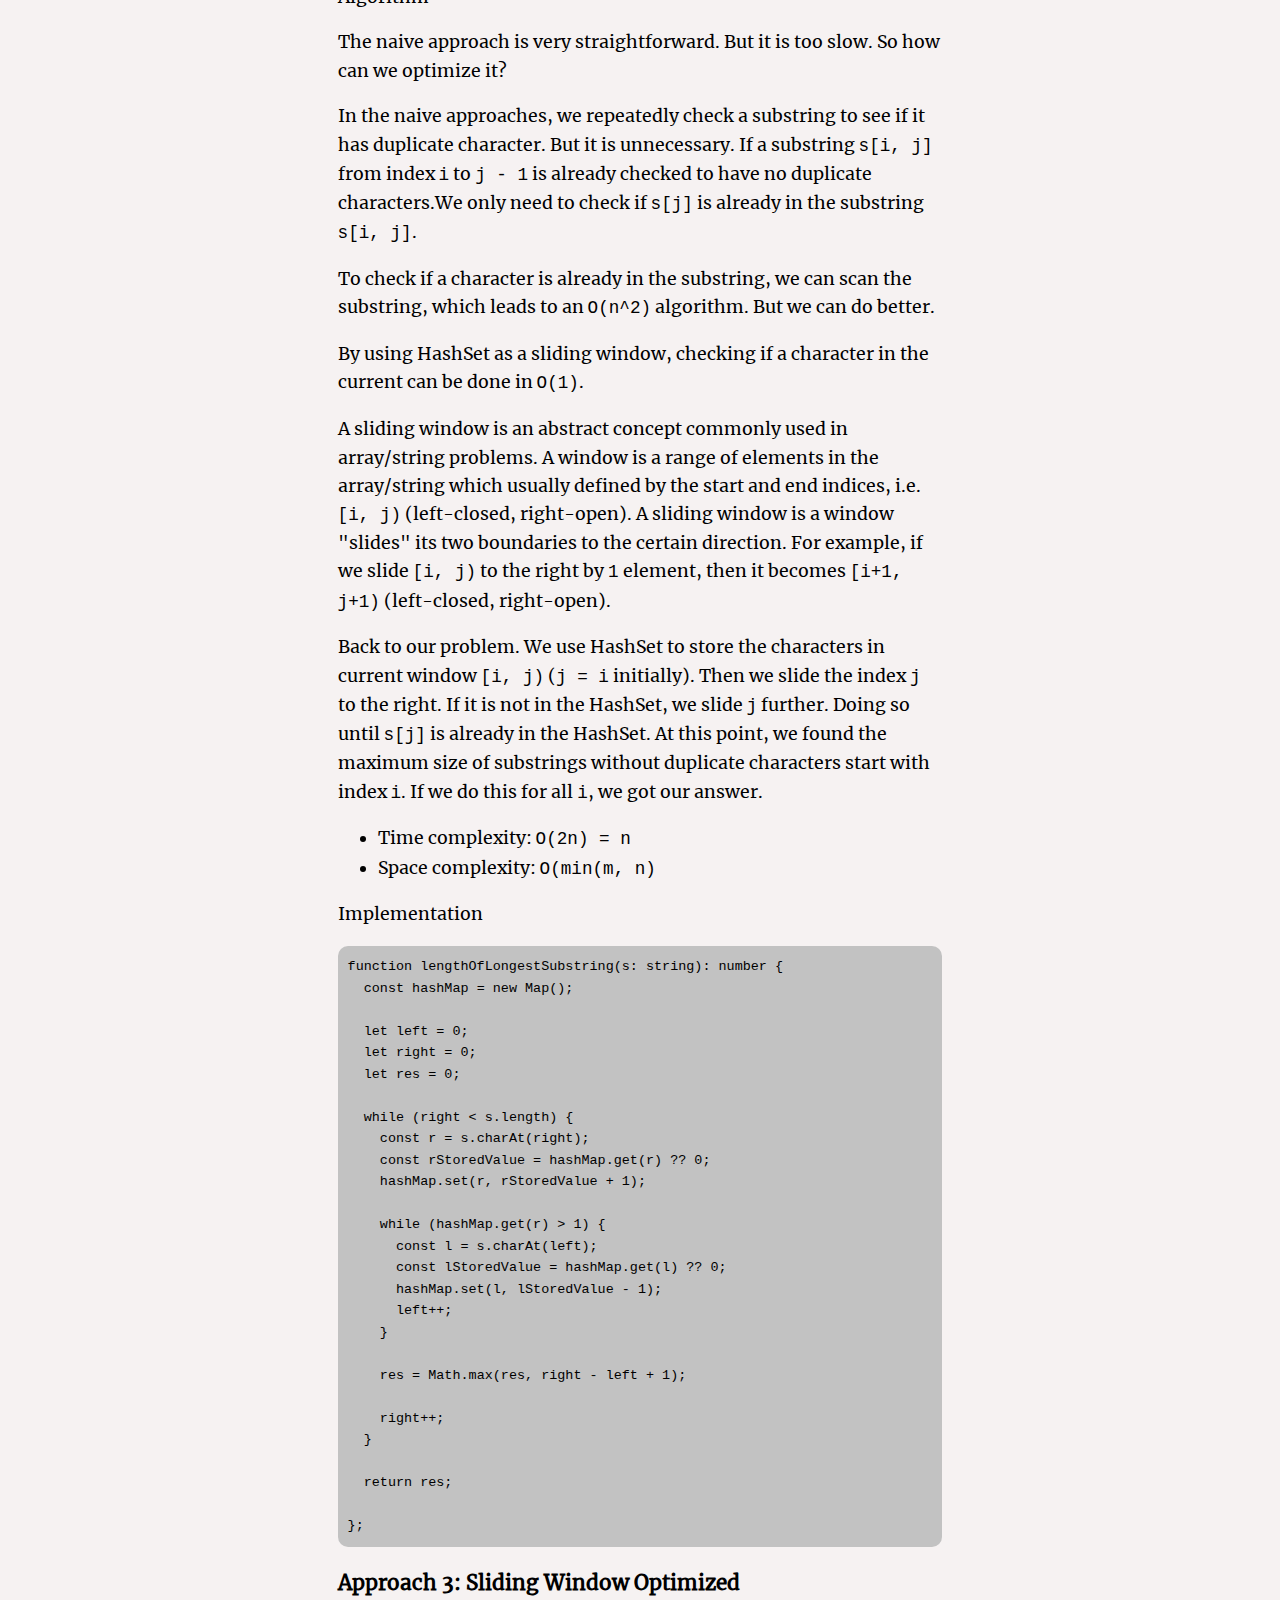
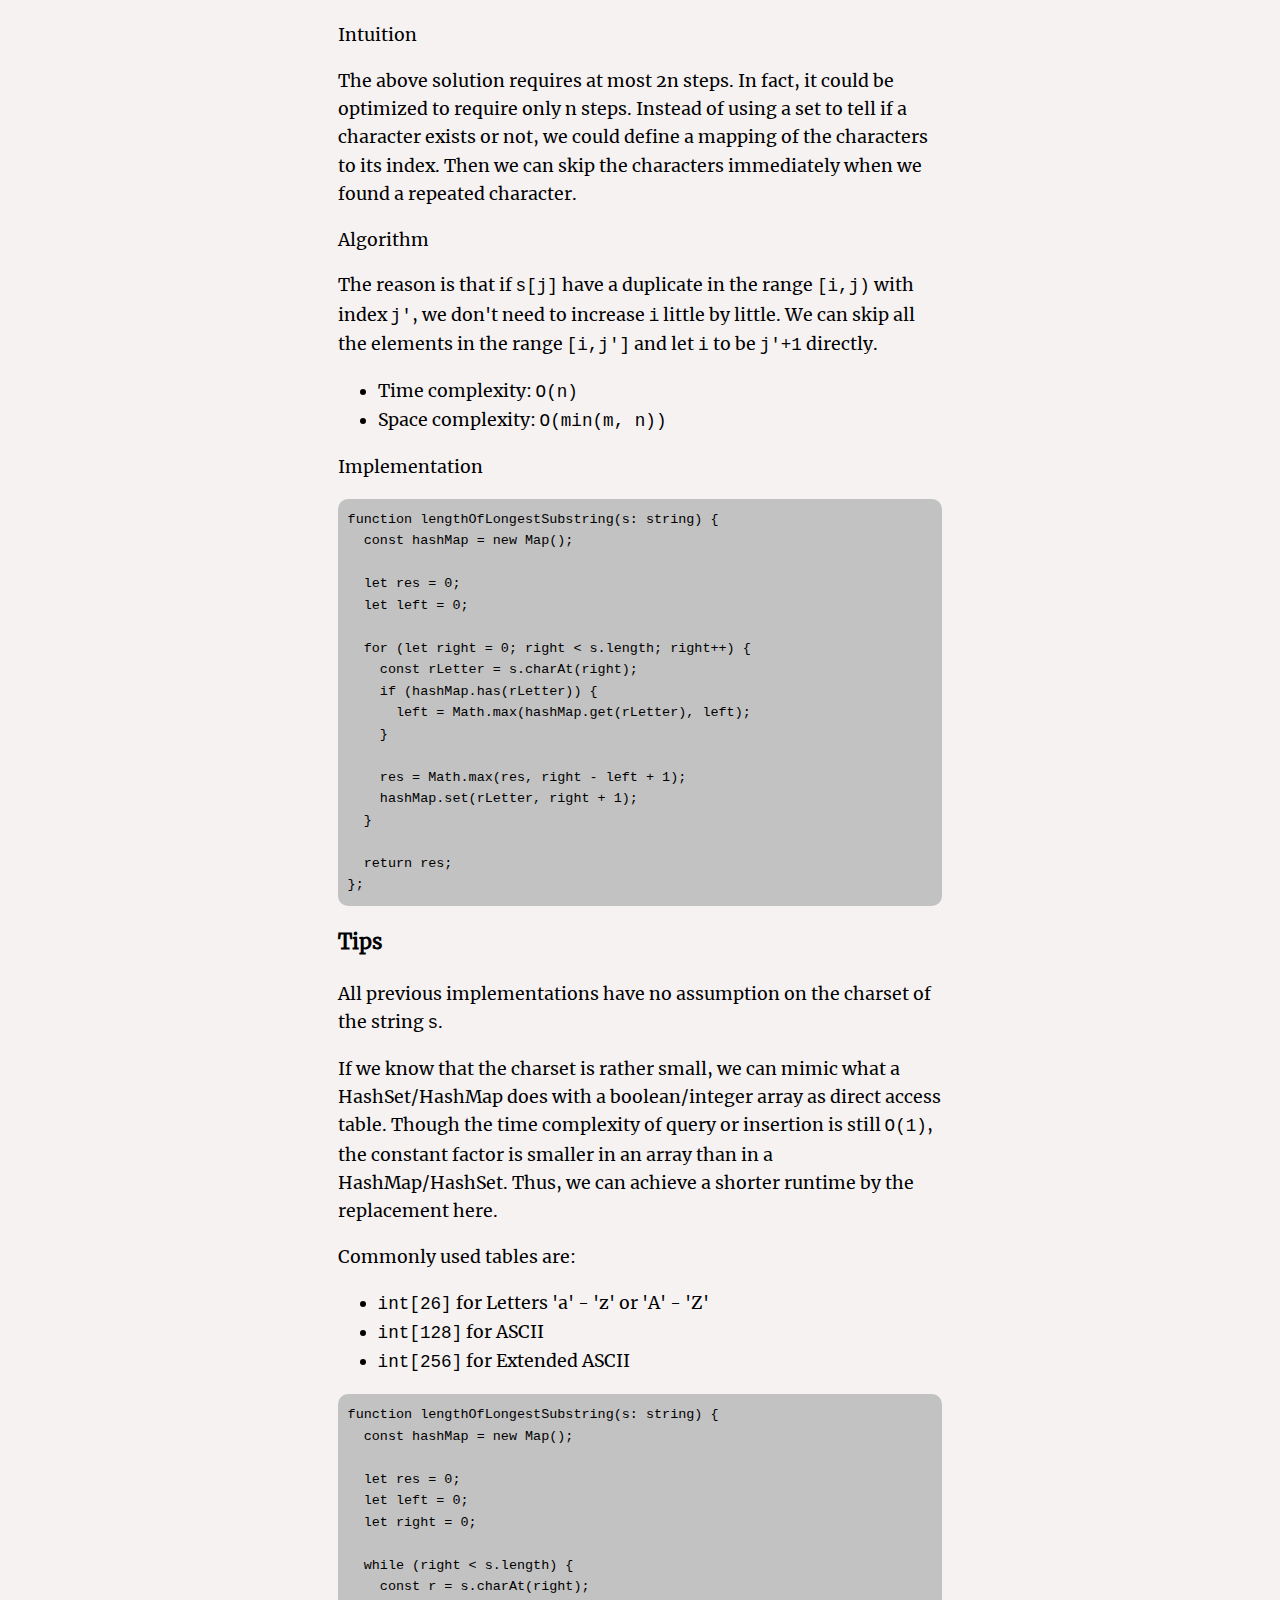
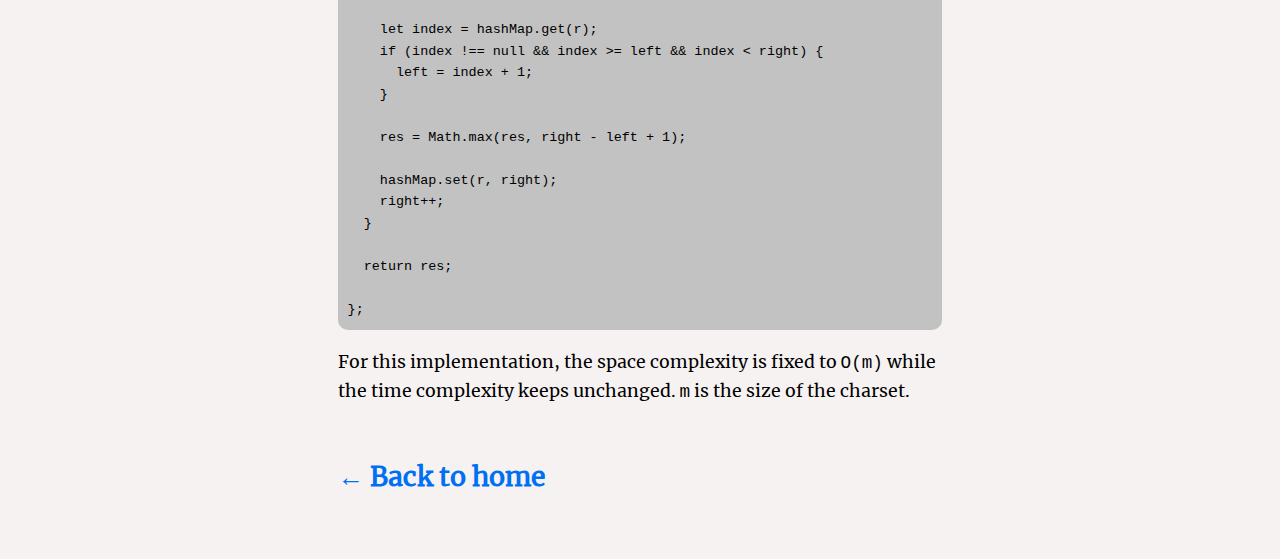
<file: posts/leetcode/longest-substring-without-repeating-characters.html>
<!DOCTYPE html><html><head><meta name="viewport" content="width=device-width"/><meta charSet="utf-8"/><link rel="icon" href="/favicon.ico"/><meta name="description" content="Blog of Shagyrov Temirlan"/><meta property="og:image" content="https://og-image.now.sh/Personal%20blog%20by%20Temirlan.png?theme=light&amp;md=0&amp;fontSize=75px&amp;images=https%3A%2F%2Fassets.zeit.co%2Fimage%2Fupload%2Ffront%2Fassets%2Fdesign%2Fnextjs-black-logo.svg"/><meta name="og:title" content="Personal blog by Temirlan"/><meta name="twitter:card" content="summary_large_image"/><title>Longest Substring Without Repeating Characters (Medium level)</title><meta name="next-head-count" content="8"/><link rel="preload" href="/_next/static/css/c7773d89c84d065e2df5.css" as="style"/><link rel="stylesheet" href="/_next/static/css/c7773d89c84d065e2df5.css"/><link rel="preload" href="/_next/static/css/5d109cb4f0723c828d38.css" as="style"/><link rel="stylesheet" href="/_next/static/css/5d109cb4f0723c828d38.css"/><link rel="preload" href="/_next/static/iRzaAqq8oC6YzQxgo9rZW/pages/posts/leetcode/%5Bid%5D.js" as="script"/><link rel="preload" href="/_next/static/iRzaAqq8oC6YzQxgo9rZW/pages/_app.js" as="script"/><link rel="preload" href="/_next/static/runtime/webpack-b65cab0b00afd201cbda.js" as="script"/><link rel="preload" href="/_next/static/chunks/framework.0f140d5eb2070c7e423d.js" as="script"/><link rel="preload" href="/_next/static/chunks/c99d1c3084ecd8e74a5f786c47773bd5690c4f4c.de9c554ee09d03c4b240.js" as="script"/><link rel="preload" href="/_next/static/runtime/main-c1bca9c2911ef8da43bc.js" as="script"/><link rel="preload" href="/_next/static/chunks/24d134ad48a53041961715c5d9b047e2f98a55c4.ebc6927550d609a72945.js" as="script"/></head><body><div id="__next"><div class="container"><header class="header_header__HDboe"><img src="/images/avatar.jpg" class="header_headerImage__2BWot utils_borderCircle__13qdJ" alt="Personal blog by "/><div class="header_header_right_side__3pKl-"><div class="utils_ml8__35Wt1 header_blog_description__Oqypm"><div class="utils_headingLw__1vVPe null">Personal blog by <a class="null header_linkToInstagram__3xjpo" target="_blank" href="https://www.instagram.com/temirtator23/">Shagyrov Temirlan</a></div><div class="utils_description__17znU">Let&#x27;s discuss almost everything</div></div><div class="toggle_toggle_container__3fg78"><div class="toggle_dialog_button__c8m4w toggle_disabled__3tCf-"><img src="/images/light.png" alt="light"/></div></div></div></header><br/><div><main><article><h1 class="utils_headingXl__1XecN null">Longest Substring Without Repeating Characters (Medium level)</h1><div class="utils_lightText__12Ckm"><time dateTime="2023-03-07">March 7, 2023</time></div><div><h2>Description</h2>
<p>Given a string s, find the length of the longest substring without repeating characters.</p>
<p>Example 1:</p>
<pre><code>Input: s = "abcabcbb"
Output: 3
Explanation: The answer is "abc", with the length of 3.
</code></pre>
<p>Example 2:</p>
<pre><code>Input: s = "bbbbb"
Output: 1
Explanation: The answer is "b", with the length of 1.
</code></pre>
<p>Example 3:</p>
<pre><code>Input: s = "pwwkew"
Output: 3
Explanation: The answer is "wke", with the length of 3.
Notice that the answer must be a substring, "pwke" is a subsequence and not a substring.
</code></pre>
<p>Constraints:</p>
<ul>
<li><code>0 &#x3C;= s.length &#x3C;= 5 * 104</code></li>
<li><code>s</code> consists of English letters, digits, symbols and spaces.</li>
</ul>
<h2>Overview</h2>
<p>The primary challenge in this problem is to find an efficient way to get all possible longest substrings that contain no duplicate characters. To achieve this, we need to take advantage of Hash Table, which checks if a character occurs before quickly.</p>
<p>In the following three approaches, we utilize a hash table to guarantee substrings have no repeating characters and optimize the algorithm to query possible substrings step by step: the first approach is intuitive but may cause a TLE, and the second one uses a slide window method to narrow down the search range, and the third make further use of HashMap to reduce the search range faster.</p>
<h3>Approach 1: Brute Force</h3>
<p>Intuition</p>
<p>Check all the substring one by one to see if it has no duplicate character.</p>
<p>Algorithm</p>
<p>Suppose we have a function <code>boolean allUnique(String substring)</code> which will return true if the characters in the substring are all unique, otherwise false. We can iterate through all the possible substrings of the given string s and call the function <code>allUnique</code>. If it turns out to be true, then we update our answer of the maximum length of substring without duplicate characters.</p>
<p>Now let's fill the missing parts:</p>
<ol>
<li>
<p>To enumerate all substrings of a given string, we enumerate the start and end indices of them. Suppose the start and end indices are <code>i</code> and <code>j</code>, respectively. Then we have <code>0 &#x3C;= i &#x3C;= j &#x3C;= n</code>  (here end index <code>j</code> is exclusive by convention). Thus, using two nested loops with <code>i</code> from 0 to <code>n - 1</code> to <code>n</code>,
we can enumerate all the substrings of <code>s</code>.</p>
</li>
<li>
<p>To check if one string has duplicate characters, we can use a set. We iterate through all the characters in the string and put them into the <code>set</code> one by one. Before putting one character, we check if the set already contains it. If so, we return <code>false</code>. After the loop, we return <code>true</code>;</p>
</li>
</ol>
<ul>
<li>Time complexity: <code>O(n^3)</code></li>
<li>Space complexity: <code>O(min(m, n))</code></li>
</ul>
<p>Implementation</p>
<pre><code class="language-typescript">function checkUnique(start: number, end: number, s: string): boolean {
  let chars = new Set();

  for (let i = start; i &#x3C;= end; i++) {
    let currentChar = s.charAt(i);
    if (chars.has(currentChar)) {
      return false;
    }
    chars.add(currentChar);
  }
  return true;
};

function lengthOfLongestSubstring(s: string): number {
  let res = 0;
  for (let left = 0; left &#x3C; s.length; left++) {
    for (let right = left; right &#x3C; s.length; right++) {
      if (checkUnique(left, right, s)) {
        res = Math.max(res, right - left + 1);
      }
    }
  }

  return res;
};
</code></pre>
<h3>Approach 2: Sliding Window</h3>
<p>Intuition</p>
<p>Given a substring with a fixed end index in the string, maintain a HashMap to record the frequency of each character in the current substring. If any character occurs more than once, drop the leftmost characters until there are no duplicate characters.</p>
<p>Algorithm</p>
<p>The naive approach is very straightforward. But it is too slow. So how can we optimize it?</p>
<p>In the naive approaches, we repeatedly check a substring to see if it has duplicate character. But it is unnecessary. If a substring <code>s[i, j]</code> from index <code>i</code> to <code>j - 1</code> is already checked to have no duplicate characters.We only need to check if <code>s[j]</code> is already in the substring <code>s[i, j]</code>.</p>
<p>To check if a character is already in the substring, we can scan the substring, which leads to an <code>O(n^2)</code> algorithm. But we can do better.</p>
<p>By using HashSet as a sliding window, checking if a character in the current can be done in <code>O(1)</code>.</p>
<p>A sliding window is an abstract concept commonly used in array/string problems. A window is a range of elements in the array/string which usually defined by the start and end indices, i.e. <code>[i, j)</code> (left-closed, right-open). A sliding window is a window "slides" its two boundaries to the certain direction. For example, if we slide <code>[i, j)</code> to the right by <code>1</code> element, then it becomes <code>[i+1, j+1)</code>  (left-closed, right-open).</p>
<p>Back to our problem. We use HashSet to store the characters in current window <code>[i, j)</code> (<code>j = i</code> initially). Then we slide the index <code>j</code> to the right. If it is not in the HashSet, we slide <code>j</code> further. Doing so until <code>s[j]</code> is already in the HashSet. At this point, we found the maximum size of substrings without duplicate characters start with index <code>i</code>. If we do this for all <code>i</code>, we got our answer.</p>
<ul>
<li>Time complexity: <code>O(2n) = n</code></li>
<li>Space complexity:  <code>O(min(m, n)</code></li>
</ul>
<p>Implementation</p>
<pre><code class="language-typescript">function lengthOfLongestSubstring(s: string): number {
  const hashMap = new Map();

  let left = 0;
  let right = 0;
  let res = 0;

  while (right &#x3C; s.length) {
    const r = s.charAt(right);
    const rStoredValue = hashMap.get(r) ?? 0; 
    hashMap.set(r, rStoredValue + 1);

    while (hashMap.get(r) > 1) {
      const l = s.charAt(left);
      const lStoredValue = hashMap.get(l) ?? 0;
      hashMap.set(l, lStoredValue - 1);
      left++;
    }

    res = Math.max(res, right - left + 1);

    right++;
  }

  return res;

};
</code></pre>
<h3>Approach 3: Sliding Window Optimized</h3>
<p>Intuition</p>
<p>The above solution requires at most 2n steps. In fact, it could be optimized to require only n steps. Instead of using a set to tell if a character exists or not, we could define a mapping of the characters to its index. Then we can skip the characters immediately when we found a repeated character.</p>
<p>Algorithm</p>
<p>The reason is that if <code>s[j]</code> have a duplicate in the range <code>[i,j)</code> with index <code>j′</code>, we don't need to increase <code>i</code> little by little. We can skip all the elements in the range <code>[i,j′]</code> and let <code>i</code> to be <code>j′+1</code> directly.</p>
<ul>
<li>Time complexity: <code>O(n)</code></li>
<li>Space complexity: <code>O(min(m, n))</code></li>
</ul>
<p>Implementation</p>
<pre><code class="language-typescript">function lengthOfLongestSubstring(s: string) {
  const hashMap = new Map();

  let res = 0;
  let left = 0;

  for (let right = 0; right &#x3C; s.length; right++) {
    const rLetter = s.charAt(right);
    if (hashMap.has(rLetter)) {
      left = Math.max(hashMap.get(rLetter), left);
    }

    res = Math.max(res, right - left + 1);
    hashMap.set(rLetter, right + 1);
  }
 
  return res;
};
</code></pre>
<h3>Tips</h3>
<p>All previous implementations have no assumption on the charset of the string <code>s</code>.</p>
<p>If we know that the charset is rather small, we can mimic what a HashSet/HashMap does with a boolean/integer array as direct access table. Though the time complexity of query or insertion is still <code>O(1)</code>, the constant factor is smaller in an array than in a HashMap/HashSet. Thus, we can achieve a shorter runtime by the replacement here.</p>
<p>Commonly used tables are:</p>
<ul>
<li><code>int[26]</code> for Letters 'a' - 'z' or 'A' - 'Z'</li>
<li><code>int[128]</code> for ASCII</li>
<li><code>int[256]</code> for Extended ASCII</li>
</ul>
<pre><code class="language-typescript">function lengthOfLongestSubstring(s: string) {
  const hashMap = new Map();

  let res = 0;
  let left = 0;
  let right = 0;

  while (right &#x3C; s.length) {
    const r = s.charAt(right);

    let index = hashMap.get(r);
    if (index !== null &#x26;&#x26; index >= left &#x26;&#x26; index &#x3C; right) {
      left = index + 1;
    }

    res = Math.max(res, right - left + 1);

    hashMap.set(r, right);
    right++;
  }

  return res;

};
</code></pre>
<p>For this implementation, the space complexity is fixed to <code>O(m)</code> while the time complexity keeps unchanged. <code>m</code> is the size of the charset.</p>
</div></article></main><h2 class="layout_backToHome__VAS_W"><a>← Back to home</a></h2></div></div></div><script id="__NEXT_DATA__" type="application/json">{"props":{"pageProps":{"leetcodeData":{"id":"longest-substring-without-repeating-characters","contentHtml":"\u003ch2\u003eDescription\u003c/h2\u003e\n\u003cp\u003eGiven a string s, find the length of the longest substring without repeating characters.\u003c/p\u003e\n\u003cp\u003eExample 1:\u003c/p\u003e\n\u003cpre\u003e\u003ccode\u003eInput: s = \"abcabcbb\"\nOutput: 3\nExplanation: The answer is \"abc\", with the length of 3.\n\u003c/code\u003e\u003c/pre\u003e\n\u003cp\u003eExample 2:\u003c/p\u003e\n\u003cpre\u003e\u003ccode\u003eInput: s = \"bbbbb\"\nOutput: 1\nExplanation: The answer is \"b\", with the length of 1.\n\u003c/code\u003e\u003c/pre\u003e\n\u003cp\u003eExample 3:\u003c/p\u003e\n\u003cpre\u003e\u003ccode\u003eInput: s = \"pwwkew\"\nOutput: 3\nExplanation: The answer is \"wke\", with the length of 3.\nNotice that the answer must be a substring, \"pwke\" is a subsequence and not a substring.\n\u003c/code\u003e\u003c/pre\u003e\n\u003cp\u003eConstraints:\u003c/p\u003e\n\u003cul\u003e\n\u003cli\u003e\u003ccode\u003e0 \u0026#x3C;= s.length \u0026#x3C;= 5 * 104\u003c/code\u003e\u003c/li\u003e\n\u003cli\u003e\u003ccode\u003es\u003c/code\u003e consists of English letters, digits, symbols and spaces.\u003c/li\u003e\n\u003c/ul\u003e\n\u003ch2\u003eOverview\u003c/h2\u003e\n\u003cp\u003eThe primary challenge in this problem is to find an efficient way to get all possible longest substrings that contain no duplicate characters. To achieve this, we need to take advantage of Hash Table, which checks if a character occurs before quickly.\u003c/p\u003e\n\u003cp\u003eIn the following three approaches, we utilize a hash table to guarantee substrings have no repeating characters and optimize the algorithm to query possible substrings step by step: the first approach is intuitive but may cause a TLE, and the second one uses a slide window method to narrow down the search range, and the third make further use of HashMap to reduce the search range faster.\u003c/p\u003e\n\u003ch3\u003eApproach 1: Brute Force\u003c/h3\u003e\n\u003cp\u003eIntuition\u003c/p\u003e\n\u003cp\u003eCheck all the substring one by one to see if it has no duplicate character.\u003c/p\u003e\n\u003cp\u003eAlgorithm\u003c/p\u003e\n\u003cp\u003eSuppose we have a function \u003ccode\u003eboolean allUnique(String substring)\u003c/code\u003e which will return true if the characters in the substring are all unique, otherwise false. We can iterate through all the possible substrings of the given string s and call the function \u003ccode\u003eallUnique\u003c/code\u003e. If it turns out to be true, then we update our answer of the maximum length of substring without duplicate characters.\u003c/p\u003e\n\u003cp\u003eNow let's fill the missing parts:\u003c/p\u003e\n\u003col\u003e\n\u003cli\u003e\n\u003cp\u003eTo enumerate all substrings of a given string, we enumerate the start and end indices of them. Suppose the start and end indices are \u003ccode\u003ei\u003c/code\u003e and \u003ccode\u003ej\u003c/code\u003e, respectively. Then we have \u003ccode\u003e0 \u0026#x3C;= i \u0026#x3C;= j \u0026#x3C;= n\u003c/code\u003e  (here end index \u003ccode\u003ej\u003c/code\u003e is exclusive by convention). Thus, using two nested loops with \u003ccode\u003ei\u003c/code\u003e from 0 to \u003ccode\u003en - 1\u003c/code\u003e to \u003ccode\u003en\u003c/code\u003e,\nwe can enumerate all the substrings of \u003ccode\u003es\u003c/code\u003e.\u003c/p\u003e\n\u003c/li\u003e\n\u003cli\u003e\n\u003cp\u003eTo check if one string has duplicate characters, we can use a set. We iterate through all the characters in the string and put them into the \u003ccode\u003eset\u003c/code\u003e one by one. Before putting one character, we check if the set already contains it. If so, we return \u003ccode\u003efalse\u003c/code\u003e. After the loop, we return \u003ccode\u003etrue\u003c/code\u003e;\u003c/p\u003e\n\u003c/li\u003e\n\u003c/ol\u003e\n\u003cul\u003e\n\u003cli\u003eTime complexity: \u003ccode\u003eO(n^3)\u003c/code\u003e\u003c/li\u003e\n\u003cli\u003eSpace complexity: \u003ccode\u003eO(min(m, n))\u003c/code\u003e\u003c/li\u003e\n\u003c/ul\u003e\n\u003cp\u003eImplementation\u003c/p\u003e\n\u003cpre\u003e\u003ccode class=\"language-typescript\"\u003efunction checkUnique(start: number, end: number, s: string): boolean {\n  let chars = new Set();\n\n  for (let i = start; i \u0026#x3C;= end; i++) {\n    let currentChar = s.charAt(i);\n    if (chars.has(currentChar)) {\n      return false;\n    }\n    chars.add(currentChar);\n  }\n  return true;\n};\n\nfunction lengthOfLongestSubstring(s: string): number {\n  let res = 0;\n  for (let left = 0; left \u0026#x3C; s.length; left++) {\n    for (let right = left; right \u0026#x3C; s.length; right++) {\n      if (checkUnique(left, right, s)) {\n        res = Math.max(res, right - left + 1);\n      }\n    }\n  }\n\n  return res;\n};\n\u003c/code\u003e\u003c/pre\u003e\n\u003ch3\u003eApproach 2: Sliding Window\u003c/h3\u003e\n\u003cp\u003eIntuition\u003c/p\u003e\n\u003cp\u003eGiven a substring with a fixed end index in the string, maintain a HashMap to record the frequency of each character in the current substring. If any character occurs more than once, drop the leftmost characters until there are no duplicate characters.\u003c/p\u003e\n\u003cp\u003eAlgorithm\u003c/p\u003e\n\u003cp\u003eThe naive approach is very straightforward. But it is too slow. So how can we optimize it?\u003c/p\u003e\n\u003cp\u003eIn the naive approaches, we repeatedly check a substring to see if it has duplicate character. But it is unnecessary. If a substring \u003ccode\u003es[i, j]\u003c/code\u003e from index \u003ccode\u003ei\u003c/code\u003e to \u003ccode\u003ej - 1\u003c/code\u003e is already checked to have no duplicate characters.We only need to check if \u003ccode\u003es[j]\u003c/code\u003e is already in the substring \u003ccode\u003es[i, j]\u003c/code\u003e.\u003c/p\u003e\n\u003cp\u003eTo check if a character is already in the substring, we can scan the substring, which leads to an \u003ccode\u003eO(n^2)\u003c/code\u003e algorithm. But we can do better.\u003c/p\u003e\n\u003cp\u003eBy using HashSet as a sliding window, checking if a character in the current can be done in \u003ccode\u003eO(1)\u003c/code\u003e.\u003c/p\u003e\n\u003cp\u003eA sliding window is an abstract concept commonly used in array/string problems. A window is a range of elements in the array/string which usually defined by the start and end indices, i.e. \u003ccode\u003e[i, j)\u003c/code\u003e (left-closed, right-open). A sliding window is a window \"slides\" its two boundaries to the certain direction. For example, if we slide \u003ccode\u003e[i, j)\u003c/code\u003e to the right by \u003ccode\u003e1\u003c/code\u003e element, then it becomes \u003ccode\u003e[i+1, j+1)\u003c/code\u003e  (left-closed, right-open).\u003c/p\u003e\n\u003cp\u003eBack to our problem. We use HashSet to store the characters in current window \u003ccode\u003e[i, j)\u003c/code\u003e (\u003ccode\u003ej = i\u003c/code\u003e initially). Then we slide the index \u003ccode\u003ej\u003c/code\u003e to the right. If it is not in the HashSet, we slide \u003ccode\u003ej\u003c/code\u003e further. Doing so until \u003ccode\u003es[j]\u003c/code\u003e is already in the HashSet. At this point, we found the maximum size of substrings without duplicate characters start with index \u003ccode\u003ei\u003c/code\u003e. If we do this for all \u003ccode\u003ei\u003c/code\u003e, we got our answer.\u003c/p\u003e\n\u003cul\u003e\n\u003cli\u003eTime complexity: \u003ccode\u003eO(2n) = n\u003c/code\u003e\u003c/li\u003e\n\u003cli\u003eSpace complexity:  \u003ccode\u003eO(min(m, n)\u003c/code\u003e\u003c/li\u003e\n\u003c/ul\u003e\n\u003cp\u003eImplementation\u003c/p\u003e\n\u003cpre\u003e\u003ccode class=\"language-typescript\"\u003efunction lengthOfLongestSubstring(s: string): number {\n  const hashMap = new Map();\n\n  let left = 0;\n  let right = 0;\n  let res = 0;\n\n  while (right \u0026#x3C; s.length) {\n    const r = s.charAt(right);\n    const rStoredValue = hashMap.get(r) ?? 0; \n    hashMap.set(r, rStoredValue + 1);\n\n    while (hashMap.get(r) \u003e 1) {\n      const l = s.charAt(left);\n      const lStoredValue = hashMap.get(l) ?? 0;\n      hashMap.set(l, lStoredValue - 1);\n      left++;\n    }\n\n    res = Math.max(res, right - left + 1);\n\n    right++;\n  }\n\n  return res;\n\n};\n\u003c/code\u003e\u003c/pre\u003e\n\u003ch3\u003eApproach 3: Sliding Window Optimized\u003c/h3\u003e\n\u003cp\u003eIntuition\u003c/p\u003e\n\u003cp\u003eThe above solution requires at most 2n steps. In fact, it could be optimized to require only n steps. Instead of using a set to tell if a character exists or not, we could define a mapping of the characters to its index. Then we can skip the characters immediately when we found a repeated character.\u003c/p\u003e\n\u003cp\u003eAlgorithm\u003c/p\u003e\n\u003cp\u003eThe reason is that if \u003ccode\u003es[j]\u003c/code\u003e have a duplicate in the range \u003ccode\u003e[i,j)\u003c/code\u003e with index \u003ccode\u003ej′\u003c/code\u003e, we don't need to increase \u003ccode\u003ei\u003c/code\u003e little by little. We can skip all the elements in the range \u003ccode\u003e[i,j′]\u003c/code\u003e and let \u003ccode\u003ei\u003c/code\u003e to be \u003ccode\u003ej′+1\u003c/code\u003e directly.\u003c/p\u003e\n\u003cul\u003e\n\u003cli\u003eTime complexity: \u003ccode\u003eO(n)\u003c/code\u003e\u003c/li\u003e\n\u003cli\u003eSpace complexity: \u003ccode\u003eO(min(m, n))\u003c/code\u003e\u003c/li\u003e\n\u003c/ul\u003e\n\u003cp\u003eImplementation\u003c/p\u003e\n\u003cpre\u003e\u003ccode class=\"language-typescript\"\u003efunction lengthOfLongestSubstring(s: string) {\n  const hashMap = new Map();\n\n  let res = 0;\n  let left = 0;\n\n  for (let right = 0; right \u0026#x3C; s.length; right++) {\n    const rLetter = s.charAt(right);\n    if (hashMap.has(rLetter)) {\n      left = Math.max(hashMap.get(rLetter), left);\n    }\n\n    res = Math.max(res, right - left + 1);\n    hashMap.set(rLetter, right + 1);\n  }\n \n  return res;\n};\n\u003c/code\u003e\u003c/pre\u003e\n\u003ch3\u003eTips\u003c/h3\u003e\n\u003cp\u003eAll previous implementations have no assumption on the charset of the string \u003ccode\u003es\u003c/code\u003e.\u003c/p\u003e\n\u003cp\u003eIf we know that the charset is rather small, we can mimic what a HashSet/HashMap does with a boolean/integer array as direct access table. Though the time complexity of query or insertion is still \u003ccode\u003eO(1)\u003c/code\u003e, the constant factor is smaller in an array than in a HashMap/HashSet. Thus, we can achieve a shorter runtime by the replacement here.\u003c/p\u003e\n\u003cp\u003eCommonly used tables are:\u003c/p\u003e\n\u003cul\u003e\n\u003cli\u003e\u003ccode\u003eint[26]\u003c/code\u003e for Letters 'a' - 'z' or 'A' - 'Z'\u003c/li\u003e\n\u003cli\u003e\u003ccode\u003eint[128]\u003c/code\u003e for ASCII\u003c/li\u003e\n\u003cli\u003e\u003ccode\u003eint[256]\u003c/code\u003e for Extended ASCII\u003c/li\u003e\n\u003c/ul\u003e\n\u003cpre\u003e\u003ccode class=\"language-typescript\"\u003efunction lengthOfLongestSubstring(s: string) {\n  const hashMap = new Map();\n\n  let res = 0;\n  let left = 0;\n  let right = 0;\n\n  while (right \u0026#x3C; s.length) {\n    const r = s.charAt(right);\n\n    let index = hashMap.get(r);\n    if (index !== null \u0026#x26;\u0026#x26; index \u003e= left \u0026#x26;\u0026#x26; index \u0026#x3C; right) {\n      left = index + 1;\n    }\n\n    res = Math.max(res, right - left + 1);\n\n    hashMap.set(r, right);\n    right++;\n  }\n\n  return res;\n\n};\n\u003c/code\u003e\u003c/pre\u003e\n\u003cp\u003eFor this implementation, the space complexity is fixed to \u003ccode\u003eO(m)\u003c/code\u003e while the time complexity keeps unchanged. \u003ccode\u003em\u003c/code\u003e is the size of the charset.\u003c/p\u003e\n","title":"Longest Substring Without Repeating Characters (Medium level)","date":"2023-03-07"}},"__N_SSG":true},"page":"/posts/leetcode/[id]","query":{"id":"longest-substring-without-repeating-characters"},"buildId":"iRzaAqq8oC6YzQxgo9rZW","nextExport":false,"isFallback":false,"gsp":true}</script><script nomodule="" src="/_next/static/runtime/polyfills-895c6aa13952c0a67e69.js"></script><script async="" data-next-page="/posts/leetcode/[id]" src="/_next/static/iRzaAqq8oC6YzQxgo9rZW/pages/posts/leetcode/%5Bid%5D.js"></script><script async="" data-next-page="/_app" src="/_next/static/iRzaAqq8oC6YzQxgo9rZW/pages/_app.js"></script><script src="/_next/static/runtime/webpack-b65cab0b00afd201cbda.js" async=""></script><script src="/_next/static/chunks/framework.0f140d5eb2070c7e423d.js" async=""></script><script src="/_next/static/chunks/c99d1c3084ecd8e74a5f786c47773bd5690c4f4c.de9c554ee09d03c4b240.js" async=""></script><script src="/_next/static/runtime/main-c1bca9c2911ef8da43bc.js" async=""></script><script src="/_next/static/chunks/24d134ad48a53041961715c5d9b047e2f98a55c4.ebc6927550d609a72945.js" async=""></script><script src="/_next/static/iRzaAqq8oC6YzQxgo9rZW/_buildManifest.js" async=""></script><script src="/_next/static/iRzaAqq8oC6YzQxgo9rZW/_ssgManifest.js" async=""></script></body></html>
</file>
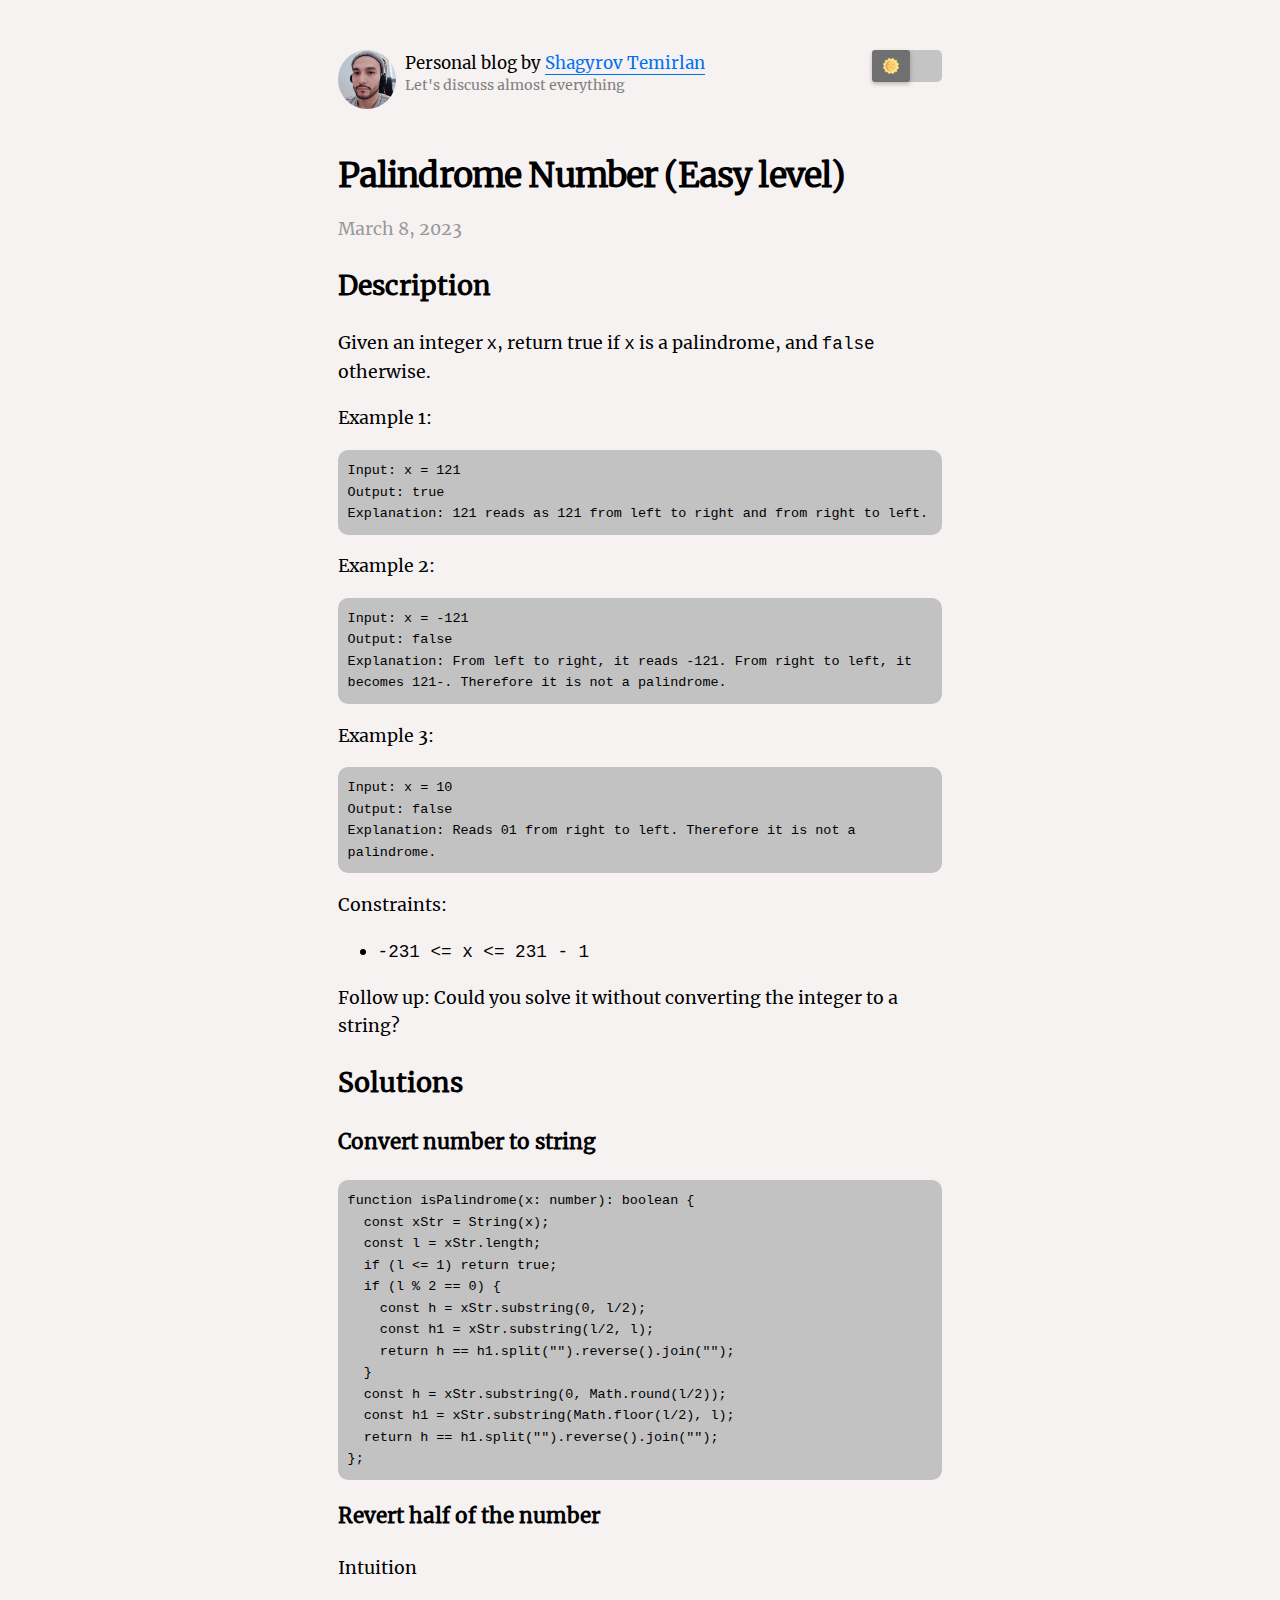
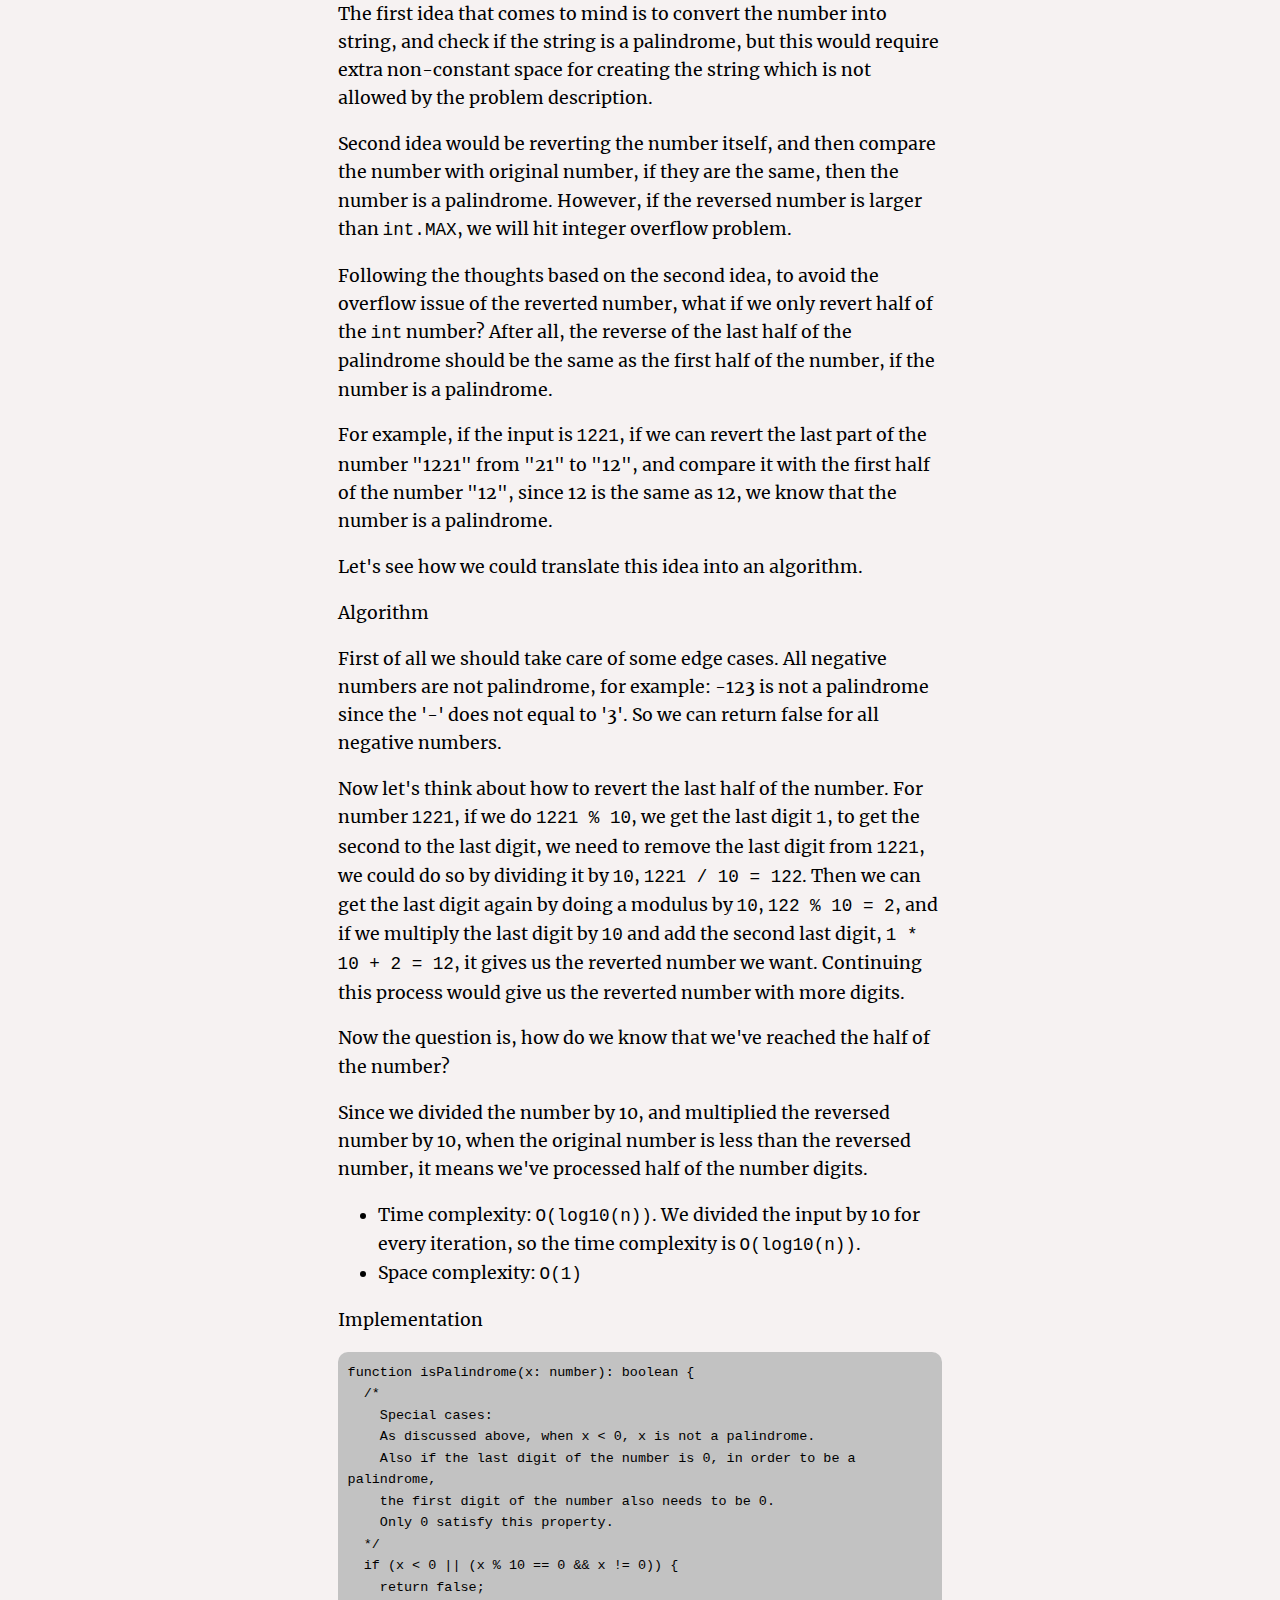
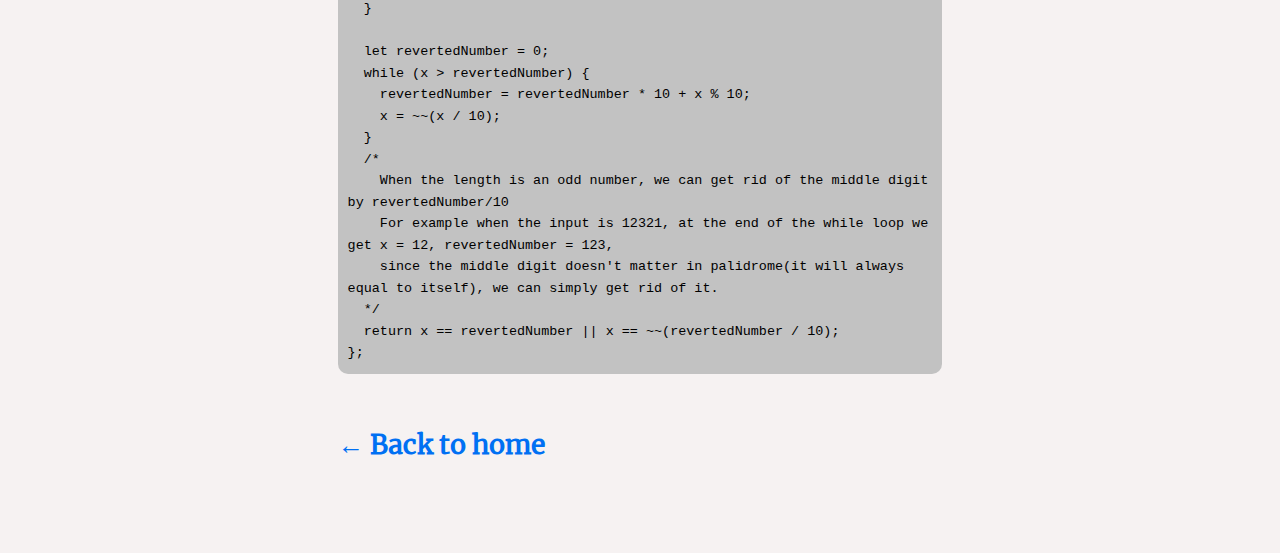
<file: posts/leetcode/palindrome-number.html>
<!DOCTYPE html><html><head><meta name="viewport" content="width=device-width"/><meta charSet="utf-8"/><link rel="icon" href="/favicon.ico"/><meta name="description" content="Blog of Shagyrov Temirlan"/><meta property="og:image" content="https://og-image.now.sh/Personal%20blog%20by%20Temirlan.png?theme=light&amp;md=0&amp;fontSize=75px&amp;images=https%3A%2F%2Fassets.zeit.co%2Fimage%2Fupload%2Ffront%2Fassets%2Fdesign%2Fnextjs-black-logo.svg"/><meta name="og:title" content="Personal blog by Temirlan"/><meta name="twitter:card" content="summary_large_image"/><title>Palindrome Number (Easy level)</title><meta name="next-head-count" content="8"/><link rel="preload" href="/_next/static/css/c7773d89c84d065e2df5.css" as="style"/><link rel="stylesheet" href="/_next/static/css/c7773d89c84d065e2df5.css"/><link rel="preload" href="/_next/static/css/5d109cb4f0723c828d38.css" as="style"/><link rel="stylesheet" href="/_next/static/css/5d109cb4f0723c828d38.css"/><link rel="preload" href="/_next/static/iRzaAqq8oC6YzQxgo9rZW/pages/posts/leetcode/%5Bid%5D.js" as="script"/><link rel="preload" href="/_next/static/iRzaAqq8oC6YzQxgo9rZW/pages/_app.js" as="script"/><link rel="preload" href="/_next/static/runtime/webpack-b65cab0b00afd201cbda.js" as="script"/><link rel="preload" href="/_next/static/chunks/framework.0f140d5eb2070c7e423d.js" as="script"/><link rel="preload" href="/_next/static/chunks/c99d1c3084ecd8e74a5f786c47773bd5690c4f4c.de9c554ee09d03c4b240.js" as="script"/><link rel="preload" href="/_next/static/runtime/main-c1bca9c2911ef8da43bc.js" as="script"/><link rel="preload" href="/_next/static/chunks/24d134ad48a53041961715c5d9b047e2f98a55c4.ebc6927550d609a72945.js" as="script"/></head><body><div id="__next"><div class="container"><header class="header_header__HDboe"><img src="/images/avatar.jpg" class="header_headerImage__2BWot utils_borderCircle__13qdJ" alt="Personal blog by "/><div class="header_header_right_side__3pKl-"><div class="utils_ml8__35Wt1 header_blog_description__Oqypm"><div class="utils_headingLw__1vVPe null">Personal blog by <a class="null header_linkToInstagram__3xjpo" target="_blank" href="https://www.instagram.com/temirtator23/">Shagyrov Temirlan</a></div><div class="utils_description__17znU">Let&#x27;s discuss almost everything</div></div><div class="toggle_toggle_container__3fg78"><div class="toggle_dialog_button__c8m4w toggle_disabled__3tCf-"><img src="/images/light.png" alt="light"/></div></div></div></header><br/><div><main><article><h1 class="utils_headingXl__1XecN null">Palindrome Number (Easy level)</h1><div class="utils_lightText__12Ckm"><time dateTime="2023-03-08">March 8, 2023</time></div><div><h2>Description</h2>
<p>Given an integer <code>x</code>, return true if <code>x</code> is a palindrome, and <code>false</code> otherwise.</p>
<p>Example 1:</p>
<pre><code>Input: x = 121
Output: true
Explanation: 121 reads as 121 from left to right and from right to left.
</code></pre>
<p>Example 2:</p>
<pre><code>Input: x = -121
Output: false
Explanation: From left to right, it reads -121. From right to left, it becomes 121-. Therefore it is not a palindrome.
</code></pre>
<p>Example 3:</p>
<pre><code>Input: x = 10
Output: false
Explanation: Reads 01 from right to left. Therefore it is not a palindrome.
</code></pre>
<p>Constraints:</p>
<ul>
<li><code>-231 &#x3C;= x &#x3C;= 231 - 1</code></li>
</ul>
<p>Follow up: Could you solve it without converting the integer to a string?</p>
<h2>Solutions</h2>
<h3>Convert number to string</h3>
<pre><code class="language-typescript">function isPalindrome(x: number): boolean {
  const xStr = String(x);
  const l = xStr.length;
  if (l &#x3C;= 1) return true;
  if (l % 2 == 0) {
    const h = xStr.substring(0, l/2);
    const h1 = xStr.substring(l/2, l);
    return h == h1.split("").reverse().join("");
  }
  const h = xStr.substring(0, Math.round(l/2));
  const h1 = xStr.substring(Math.floor(l/2), l);
  return h == h1.split("").reverse().join("");
};
</code></pre>
<h3>Revert half of the number</h3>
<p>Intuition</p>
<p>The first idea that comes to mind is to convert the number into string, and check if the string is a palindrome, but this would require extra non-constant space for creating the string which is not allowed by the problem description.</p>
<p>Second idea would be reverting the number itself, and then compare the number with original number, if they are the same, then the number is a palindrome. However, if the reversed number is larger than <code>int.MAX</code>, we will hit integer overflow problem.</p>
<p>Following the thoughts based on the second idea, to avoid the overflow issue of the reverted number, what if we only revert half of the <code>int</code> number? After all, the reverse of the last half of the palindrome should be the same as the first half of the number, if the number is a palindrome.</p>
<p>For example, if the input is <code>1221</code>, if we can revert the last part of the number "1221" from "21" to "12", and compare it with the first half of the number "12", since 12 is the same as 12, we know that the number is a palindrome.</p>
<p>Let's see how we could translate this idea into an algorithm.</p>
<p>Algorithm</p>
<p>First of all we should take care of some edge cases. All negative numbers are not palindrome, for example: -123 is not a palindrome since the '-' does not equal to '3'. So we can return false for all negative numbers.</p>
<p>Now let's think about how to revert the last half of the number. For number <code>1221</code>, if we do <code>1221 % 10</code>, we get the last digit <code>1</code>, to get the second to the last digit, we need to remove the last digit from <code>1221</code>, we could do so by dividing it by <code>10</code>, <code>1221 / 10 = 122</code>. Then we can get the last digit again by doing a modulus by <code>10</code>, <code>122 % 10 = 2</code>, and if we multiply the last digit by <code>10</code> and add the second last digit, <code>1 * 10 + 2 = 12</code>, it gives us the reverted number we want. Continuing this process would give us the reverted number with more digits.</p>
<p>Now the question is, how do we know that we've reached the half of the number?</p>
<p>Since we divided the number by 10, and multiplied the reversed number by 10, when the original number is less than the reversed number, it means we've processed half of the number digits.</p>
<ul>
<li>Time complexity: <code>O(log10(n))</code>. We divided the input by 10 for every iteration, so the time complexity is <code>O(log10(n))</code>.</li>
<li>Space complexity: <code>O(1)</code></li>
</ul>
<p>Implementation</p>
<pre><code class="language-typescript">function isPalindrome(x: number): boolean {
  /*
    Special cases:
    As discussed above, when x &#x3C; 0, x is not a palindrome.
    Also if the last digit of the number is 0, in order to be a palindrome,
    the first digit of the number also needs to be 0.
    Only 0 satisfy this property.
  */
  if (x &#x3C; 0 || (x % 10 == 0 &#x26;&#x26; x != 0)) {
    return false;
  }

  let revertedNumber = 0;
  while (x > revertedNumber) {
    revertedNumber = revertedNumber * 10 + x % 10;
    x = ~~(x / 10);
  }
  /*
    When the length is an odd number, we can get rid of the middle digit by revertedNumber/10
    For example when the input is 12321, at the end of the while loop we get x = 12, revertedNumber = 123,
    since the middle digit doesn't matter in palidrome(it will always equal to itself), we can simply get rid of it.
  */
  return x == revertedNumber || x == ~~(revertedNumber / 10);
};
</code></pre>
</div></article></main><h2 class="layout_backToHome__VAS_W"><a>← Back to home</a></h2></div></div></div><script id="__NEXT_DATA__" type="application/json">{"props":{"pageProps":{"leetcodeData":{"id":"palindrome-number","contentHtml":"\u003ch2\u003eDescription\u003c/h2\u003e\n\u003cp\u003eGiven an integer \u003ccode\u003ex\u003c/code\u003e, return true if \u003ccode\u003ex\u003c/code\u003e is a palindrome, and \u003ccode\u003efalse\u003c/code\u003e otherwise.\u003c/p\u003e\n\u003cp\u003eExample 1:\u003c/p\u003e\n\u003cpre\u003e\u003ccode\u003eInput: x = 121\nOutput: true\nExplanation: 121 reads as 121 from left to right and from right to left.\n\u003c/code\u003e\u003c/pre\u003e\n\u003cp\u003eExample 2:\u003c/p\u003e\n\u003cpre\u003e\u003ccode\u003eInput: x = -121\nOutput: false\nExplanation: From left to right, it reads -121. From right to left, it becomes 121-. Therefore it is not a palindrome.\n\u003c/code\u003e\u003c/pre\u003e\n\u003cp\u003eExample 3:\u003c/p\u003e\n\u003cpre\u003e\u003ccode\u003eInput: x = 10\nOutput: false\nExplanation: Reads 01 from right to left. Therefore it is not a palindrome.\n\u003c/code\u003e\u003c/pre\u003e\n\u003cp\u003eConstraints:\u003c/p\u003e\n\u003cul\u003e\n\u003cli\u003e\u003ccode\u003e-231 \u0026#x3C;= x \u0026#x3C;= 231 - 1\u003c/code\u003e\u003c/li\u003e\n\u003c/ul\u003e\n\u003cp\u003eFollow up: Could you solve it without converting the integer to a string?\u003c/p\u003e\n\u003ch2\u003eSolutions\u003c/h2\u003e\n\u003ch3\u003eConvert number to string\u003c/h3\u003e\n\u003cpre\u003e\u003ccode class=\"language-typescript\"\u003efunction isPalindrome(x: number): boolean {\n  const xStr = String(x);\n  const l = xStr.length;\n  if (l \u0026#x3C;= 1) return true;\n  if (l % 2 == 0) {\n    const h = xStr.substring(0, l/2);\n    const h1 = xStr.substring(l/2, l);\n    return h == h1.split(\"\").reverse().join(\"\");\n  }\n  const h = xStr.substring(0, Math.round(l/2));\n  const h1 = xStr.substring(Math.floor(l/2), l);\n  return h == h1.split(\"\").reverse().join(\"\");\n};\n\u003c/code\u003e\u003c/pre\u003e\n\u003ch3\u003eRevert half of the number\u003c/h3\u003e\n\u003cp\u003eIntuition\u003c/p\u003e\n\u003cp\u003eThe first idea that comes to mind is to convert the number into string, and check if the string is a palindrome, but this would require extra non-constant space for creating the string which is not allowed by the problem description.\u003c/p\u003e\n\u003cp\u003eSecond idea would be reverting the number itself, and then compare the number with original number, if they are the same, then the number is a palindrome. However, if the reversed number is larger than \u003ccode\u003eint.MAX\u003c/code\u003e, we will hit integer overflow problem.\u003c/p\u003e\n\u003cp\u003eFollowing the thoughts based on the second idea, to avoid the overflow issue of the reverted number, what if we only revert half of the \u003ccode\u003eint\u003c/code\u003e number? After all, the reverse of the last half of the palindrome should be the same as the first half of the number, if the number is a palindrome.\u003c/p\u003e\n\u003cp\u003eFor example, if the input is \u003ccode\u003e1221\u003c/code\u003e, if we can revert the last part of the number \"1221\" from \"21\" to \"12\", and compare it with the first half of the number \"12\", since 12 is the same as 12, we know that the number is a palindrome.\u003c/p\u003e\n\u003cp\u003eLet's see how we could translate this idea into an algorithm.\u003c/p\u003e\n\u003cp\u003eAlgorithm\u003c/p\u003e\n\u003cp\u003eFirst of all we should take care of some edge cases. All negative numbers are not palindrome, for example: -123 is not a palindrome since the '-' does not equal to '3'. So we can return false for all negative numbers.\u003c/p\u003e\n\u003cp\u003eNow let's think about how to revert the last half of the number. For number \u003ccode\u003e1221\u003c/code\u003e, if we do \u003ccode\u003e1221 % 10\u003c/code\u003e, we get the last digit \u003ccode\u003e1\u003c/code\u003e, to get the second to the last digit, we need to remove the last digit from \u003ccode\u003e1221\u003c/code\u003e, we could do so by dividing it by \u003ccode\u003e10\u003c/code\u003e, \u003ccode\u003e1221 / 10 = 122\u003c/code\u003e. Then we can get the last digit again by doing a modulus by \u003ccode\u003e10\u003c/code\u003e, \u003ccode\u003e122 % 10 = 2\u003c/code\u003e, and if we multiply the last digit by \u003ccode\u003e10\u003c/code\u003e and add the second last digit, \u003ccode\u003e1 * 10 + 2 = 12\u003c/code\u003e, it gives us the reverted number we want. Continuing this process would give us the reverted number with more digits.\u003c/p\u003e\n\u003cp\u003eNow the question is, how do we know that we've reached the half of the number?\u003c/p\u003e\n\u003cp\u003eSince we divided the number by 10, and multiplied the reversed number by 10, when the original number is less than the reversed number, it means we've processed half of the number digits.\u003c/p\u003e\n\u003cul\u003e\n\u003cli\u003eTime complexity: \u003ccode\u003eO(log10(n))\u003c/code\u003e. We divided the input by 10 for every iteration, so the time complexity is \u003ccode\u003eO(log10(n))\u003c/code\u003e.\u003c/li\u003e\n\u003cli\u003eSpace complexity: \u003ccode\u003eO(1)\u003c/code\u003e\u003c/li\u003e\n\u003c/ul\u003e\n\u003cp\u003eImplementation\u003c/p\u003e\n\u003cpre\u003e\u003ccode class=\"language-typescript\"\u003efunction isPalindrome(x: number): boolean {\n  /*\n    Special cases:\n    As discussed above, when x \u0026#x3C; 0, x is not a palindrome.\n    Also if the last digit of the number is 0, in order to be a palindrome,\n    the first digit of the number also needs to be 0.\n    Only 0 satisfy this property.\n  */\n  if (x \u0026#x3C; 0 || (x % 10 == 0 \u0026#x26;\u0026#x26; x != 0)) {\n    return false;\n  }\n\n  let revertedNumber = 0;\n  while (x \u003e revertedNumber) {\n    revertedNumber = revertedNumber * 10 + x % 10;\n    x = ~~(x / 10);\n  }\n  /*\n    When the length is an odd number, we can get rid of the middle digit by revertedNumber/10\n    For example when the input is 12321, at the end of the while loop we get x = 12, revertedNumber = 123,\n    since the middle digit doesn't matter in palidrome(it will always equal to itself), we can simply get rid of it.\n  */\n  return x == revertedNumber || x == ~~(revertedNumber / 10);\n};\n\u003c/code\u003e\u003c/pre\u003e\n","title":"Palindrome Number (Easy level)","date":"2023-03-08"}},"__N_SSG":true},"page":"/posts/leetcode/[id]","query":{"id":"palindrome-number"},"buildId":"iRzaAqq8oC6YzQxgo9rZW","nextExport":false,"isFallback":false,"gsp":true}</script><script nomodule="" src="/_next/static/runtime/polyfills-895c6aa13952c0a67e69.js"></script><script async="" data-next-page="/posts/leetcode/[id]" src="/_next/static/iRzaAqq8oC6YzQxgo9rZW/pages/posts/leetcode/%5Bid%5D.js"></script><script async="" data-next-page="/_app" src="/_next/static/iRzaAqq8oC6YzQxgo9rZW/pages/_app.js"></script><script src="/_next/static/runtime/webpack-b65cab0b00afd201cbda.js" async=""></script><script src="/_next/static/chunks/framework.0f140d5eb2070c7e423d.js" async=""></script><script src="/_next/static/chunks/c99d1c3084ecd8e74a5f786c47773bd5690c4f4c.de9c554ee09d03c4b240.js" async=""></script><script src="/_next/static/runtime/main-c1bca9c2911ef8da43bc.js" async=""></script><script src="/_next/static/chunks/24d134ad48a53041961715c5d9b047e2f98a55c4.ebc6927550d609a72945.js" async=""></script><script src="/_next/static/iRzaAqq8oC6YzQxgo9rZW/_buildManifest.js" async=""></script><script src="/_next/static/iRzaAqq8oC6YzQxgo9rZW/_ssgManifest.js" async=""></script></body></html>
</file>
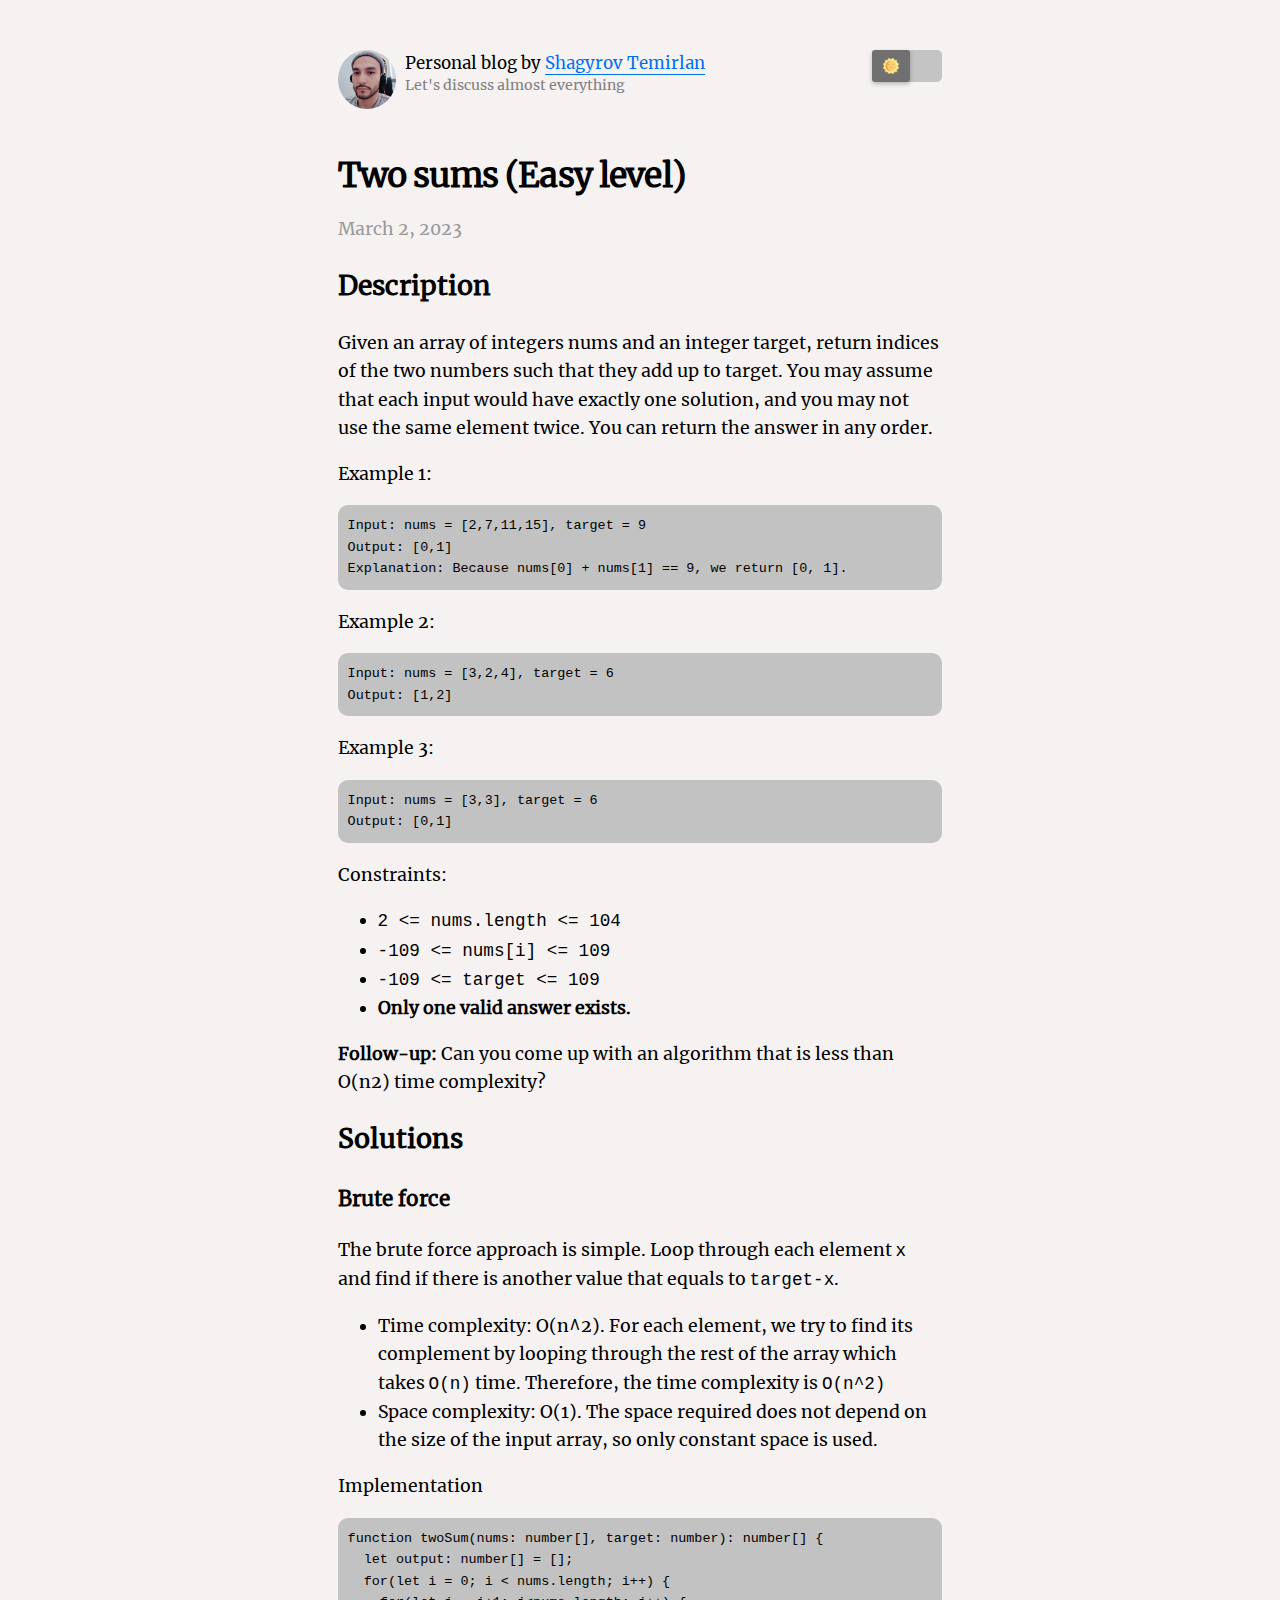
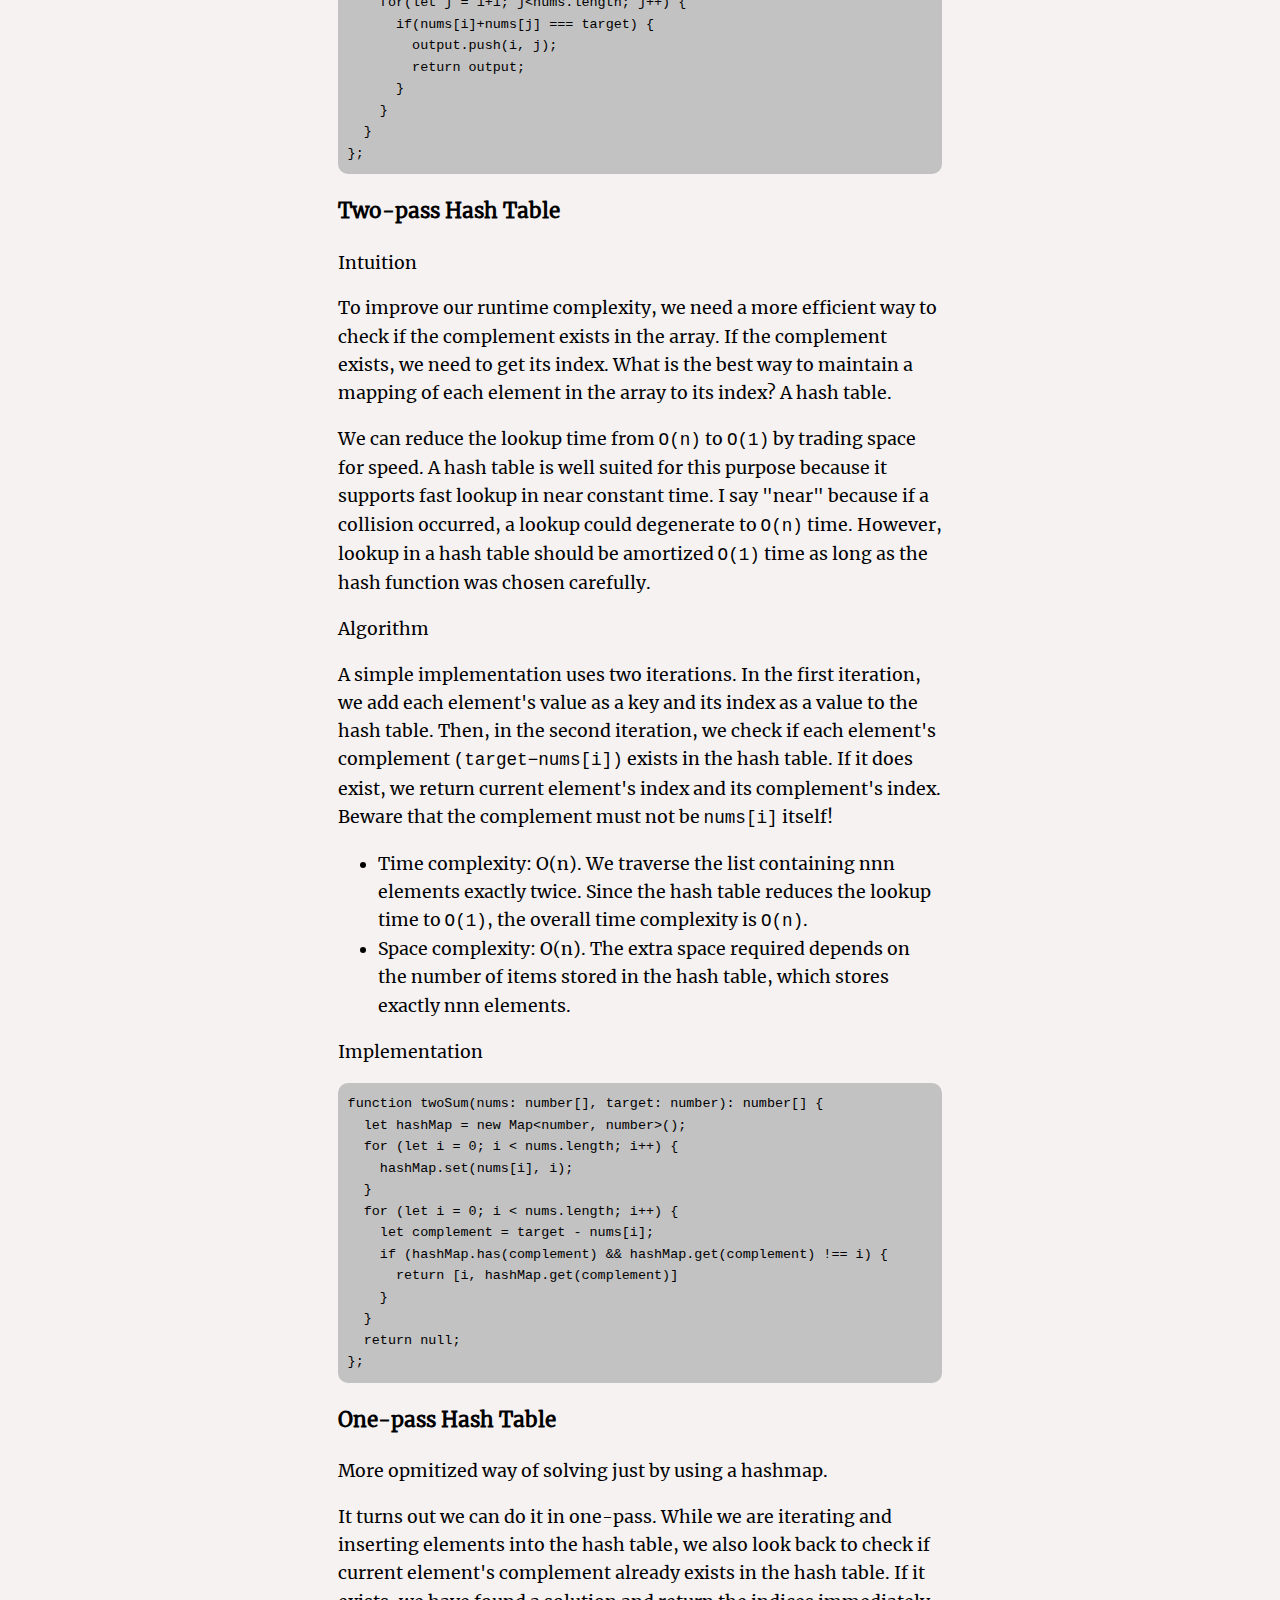
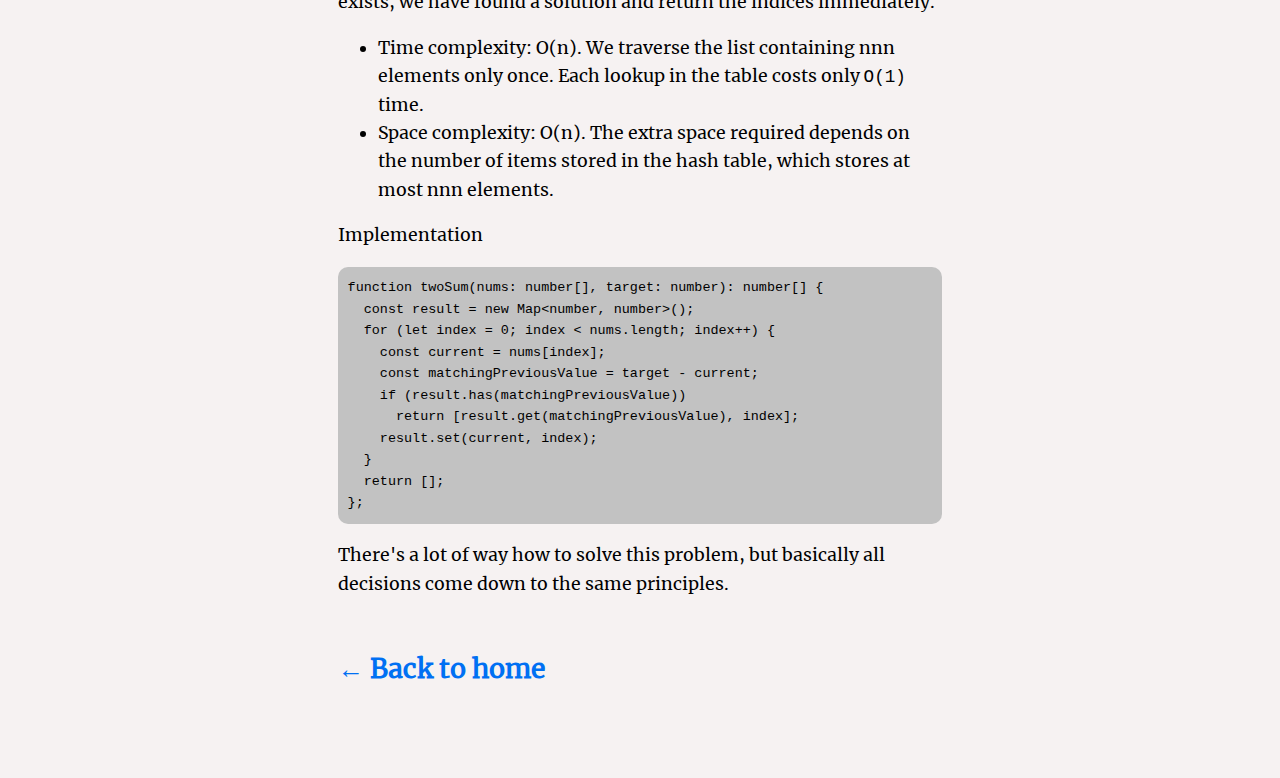
<file: posts/leetcode/two-sum.html>
<!DOCTYPE html><html><head><meta name="viewport" content="width=device-width"/><meta charSet="utf-8"/><link rel="icon" href="/favicon.ico"/><meta name="description" content="Blog of Shagyrov Temirlan"/><meta property="og:image" content="https://og-image.now.sh/Personal%20blog%20by%20Temirlan.png?theme=light&amp;md=0&amp;fontSize=75px&amp;images=https%3A%2F%2Fassets.zeit.co%2Fimage%2Fupload%2Ffront%2Fassets%2Fdesign%2Fnextjs-black-logo.svg"/><meta name="og:title" content="Personal blog by Temirlan"/><meta name="twitter:card" content="summary_large_image"/><title>Two sums (Easy level)</title><meta name="next-head-count" content="8"/><link rel="preload" href="/_next/static/css/c7773d89c84d065e2df5.css" as="style"/><link rel="stylesheet" href="/_next/static/css/c7773d89c84d065e2df5.css"/><link rel="preload" href="/_next/static/css/5d109cb4f0723c828d38.css" as="style"/><link rel="stylesheet" href="/_next/static/css/5d109cb4f0723c828d38.css"/><link rel="preload" href="/_next/static/iRzaAqq8oC6YzQxgo9rZW/pages/posts/leetcode/%5Bid%5D.js" as="script"/><link rel="preload" href="/_next/static/iRzaAqq8oC6YzQxgo9rZW/pages/_app.js" as="script"/><link rel="preload" href="/_next/static/runtime/webpack-b65cab0b00afd201cbda.js" as="script"/><link rel="preload" href="/_next/static/chunks/framework.0f140d5eb2070c7e423d.js" as="script"/><link rel="preload" href="/_next/static/chunks/c99d1c3084ecd8e74a5f786c47773bd5690c4f4c.de9c554ee09d03c4b240.js" as="script"/><link rel="preload" href="/_next/static/runtime/main-c1bca9c2911ef8da43bc.js" as="script"/><link rel="preload" href="/_next/static/chunks/24d134ad48a53041961715c5d9b047e2f98a55c4.ebc6927550d609a72945.js" as="script"/></head><body><div id="__next"><div class="container"><header class="header_header__HDboe"><img src="/images/avatar.jpg" class="header_headerImage__2BWot utils_borderCircle__13qdJ" alt="Personal blog by "/><div class="header_header_right_side__3pKl-"><div class="utils_ml8__35Wt1 header_blog_description__Oqypm"><div class="utils_headingLw__1vVPe null">Personal blog by <a class="null header_linkToInstagram__3xjpo" target="_blank" href="https://www.instagram.com/temirtator23/">Shagyrov Temirlan</a></div><div class="utils_description__17znU">Let&#x27;s discuss almost everything</div></div><div class="toggle_toggle_container__3fg78"><div class="toggle_dialog_button__c8m4w toggle_disabled__3tCf-"><img src="/images/light.png" alt="light"/></div></div></div></header><br/><div><main><article><h1 class="utils_headingXl__1XecN null">Two sums (Easy level)</h1><div class="utils_lightText__12Ckm"><time dateTime="2023-03-02">March 2, 2023</time></div><div><h2>Description</h2>
<p>Given an array of integers nums and an integer target, return indices of the two numbers such that they add up to target.
You may assume that each input would have exactly one solution, and you may not use the same element twice.
You can return the answer in any order.</p>
<p>Example 1:</p>
<pre><code>Input: nums = [2,7,11,15], target = 9
Output: [0,1]
Explanation: Because nums[0] + nums[1] == 9, we return [0, 1].
</code></pre>
<p>Example 2:</p>
<pre><code>Input: nums = [3,2,4], target = 6
Output: [1,2]
</code></pre>
<p>Example 3:</p>
<pre><code>Input: nums = [3,3], target = 6
Output: [0,1]
</code></pre>
<p>Constraints:</p>
<ul>
<li><code>2 &#x3C;= nums.length &#x3C;= 104</code></li>
<li><code>-109 &#x3C;= nums[i] &#x3C;= 109</code></li>
<li><code>-109 &#x3C;= target &#x3C;= 109</code></li>
<li><strong>Only one valid answer exists.</strong></li>
</ul>
<p><strong>Follow-up:</strong> Can you come up with an algorithm that is less than O(n2) time complexity?</p>
<h2>Solutions</h2>
<h3>Brute force</h3>
<p>The brute force approach is simple. Loop through each element <code>x</code> and find if there is another value that equals to <code>target-x</code>.</p>
<ul>
<li>Time complexity:  O(n^2). For each element, we try to find its complement by looping through the rest of the array which takes <code>O(n)</code> time.
Therefore, the time complexity is <code>O(n^2)</code></li>
<li>Space complexity: O(1). The space required does not depend on the size of the input array, so only constant space is used.</li>
</ul>
<p>Implementation</p>
<pre><code class="language-typescript">function twoSum(nums: number[], target: number): number[] {
  let output: number[] = [];
  for(let i = 0; i &#x3C; nums.length; i++) {
    for(let j = i+1; j&#x3C;nums.length; j++) {
      if(nums[i]+nums[j] === target) {
        output.push(i, j);
        return output;
      }
    }
  }
};
</code></pre>
<h3>Two-pass Hash Table</h3>
<p>Intuition</p>
<p>To improve our runtime complexity, we need a more efficient way to check if the complement exists in the array. If the complement exists, we need to get its index. What is the best way to maintain a mapping of each element in the array to its index? A hash table.</p>
<p>We can reduce the lookup time from <code>O(n)</code> to <code>O(1)</code> by trading space for speed. A hash table is well suited for this purpose because it supports fast lookup in near constant time. I say "near" because if a collision occurred, a lookup could degenerate to <code>O(n)</code> time. However, lookup in a hash table should be amortized <code>O(1)</code> time as long as the hash function was chosen carefully.</p>
<p>Algorithm</p>
<p>A simple implementation uses two iterations. In the first iteration, we add each element's value as a key and its index as a value to the hash table. Then, in the second iteration, we check if each element's complement <code>(target−nums[i])</code> exists in the hash table. If it does exist, we return current element's index and its complement's index. Beware that the complement must not be <code>nums[i]</code> itself!</p>
<ul>
<li>Time complexity: O(n). We traverse the list containing nnn elements exactly twice. Since the hash table reduces the lookup time to <code>O(1)</code>, the overall time complexity is <code>O(n)</code>.</li>
<li>Space complexity: O(n). The extra space required depends on the number of items stored in the hash table, which stores exactly nnn elements.</li>
</ul>
<p>Implementation</p>
<pre><code class="language-typescript">function twoSum(nums: number[], target: number): number[] {
  let hashMap = new Map&#x3C;number, number>();
  for (let i = 0; i &#x3C; nums.length; i++) {
    hashMap.set(nums[i], i);
  }
  for (let i = 0; i &#x3C; nums.length; i++) {
    let complement = target - nums[i];
    if (hashMap.has(complement) &#x26;&#x26; hashMap.get(complement) !== i) {
      return [i, hashMap.get(complement)]
    }
  }
  return null;
};
</code></pre>
<h3>One-pass Hash Table</h3>
<p>More opmitized way of solving just by using a hashmap.</p>
<p>It turns out we can do it in one-pass. While we are iterating and inserting elements into the hash table, we also look back to check if current element's complement already exists in the hash table. If it exists, we have found a solution and return the indices immediately.</p>
<ul>
<li>Time complexity: O(n). We traverse the list containing nnn elements only once. Each lookup in the table costs only <code>O(1)</code> time.</li>
<li>Space complexity: O(n). The extra space required depends on the number of items stored in the hash table, which stores at most nnn elements.</li>
</ul>
<p>Implementation</p>
<pre><code class="language-typescript">function twoSum(nums: number[], target: number): number[] {
  const result = new Map&#x3C;number, number>();
  for (let index = 0; index &#x3C; nums.length; index++) {
    const current = nums[index];
    const matchingPreviousValue = target - current;
    if (result.has(matchingPreviousValue)) 
      return [result.get(matchingPreviousValue), index];
    result.set(current, index);
  } 
  return [];
};
</code></pre>
<p>There's a lot of way how to solve this problem, but basically all decisions come down to the same principles.</p>
</div></article></main><h2 class="layout_backToHome__VAS_W"><a>← Back to home</a></h2></div></div></div><script id="__NEXT_DATA__" type="application/json">{"props":{"pageProps":{"leetcodeData":{"id":"two-sum","contentHtml":"\u003ch2\u003eDescription\u003c/h2\u003e\n\u003cp\u003eGiven an array of integers nums and an integer target, return indices of the two numbers such that they add up to target.\nYou may assume that each input would have exactly one solution, and you may not use the same element twice.\nYou can return the answer in any order.\u003c/p\u003e\n\u003cp\u003eExample 1:\u003c/p\u003e\n\u003cpre\u003e\u003ccode\u003eInput: nums = [2,7,11,15], target = 9\nOutput: [0,1]\nExplanation: Because nums[0] + nums[1] == 9, we return [0, 1].\n\u003c/code\u003e\u003c/pre\u003e\n\u003cp\u003eExample 2:\u003c/p\u003e\n\u003cpre\u003e\u003ccode\u003eInput: nums = [3,2,4], target = 6\nOutput: [1,2]\n\u003c/code\u003e\u003c/pre\u003e\n\u003cp\u003eExample 3:\u003c/p\u003e\n\u003cpre\u003e\u003ccode\u003eInput: nums = [3,3], target = 6\nOutput: [0,1]\n\u003c/code\u003e\u003c/pre\u003e\n\u003cp\u003eConstraints:\u003c/p\u003e\n\u003cul\u003e\n\u003cli\u003e\u003ccode\u003e2 \u0026#x3C;= nums.length \u0026#x3C;= 104\u003c/code\u003e\u003c/li\u003e\n\u003cli\u003e\u003ccode\u003e-109 \u0026#x3C;= nums[i] \u0026#x3C;= 109\u003c/code\u003e\u003c/li\u003e\n\u003cli\u003e\u003ccode\u003e-109 \u0026#x3C;= target \u0026#x3C;= 109\u003c/code\u003e\u003c/li\u003e\n\u003cli\u003e\u003cstrong\u003eOnly one valid answer exists.\u003c/strong\u003e\u003c/li\u003e\n\u003c/ul\u003e\n\u003cp\u003e\u003cstrong\u003eFollow-up:\u003c/strong\u003e Can you come up with an algorithm that is less than O(n2) time complexity?\u003c/p\u003e\n\u003ch2\u003eSolutions\u003c/h2\u003e\n\u003ch3\u003eBrute force\u003c/h3\u003e\n\u003cp\u003eThe brute force approach is simple. Loop through each element \u003ccode\u003ex\u003c/code\u003e and find if there is another value that equals to \u003ccode\u003etarget-x\u003c/code\u003e.\u003c/p\u003e\n\u003cul\u003e\n\u003cli\u003eTime complexity:  O(n^2). For each element, we try to find its complement by looping through the rest of the array which takes \u003ccode\u003eO(n)\u003c/code\u003e time.\nTherefore, the time complexity is \u003ccode\u003eO(n^2)\u003c/code\u003e\u003c/li\u003e\n\u003cli\u003eSpace complexity: O(1). The space required does not depend on the size of the input array, so only constant space is used.\u003c/li\u003e\n\u003c/ul\u003e\n\u003cp\u003eImplementation\u003c/p\u003e\n\u003cpre\u003e\u003ccode class=\"language-typescript\"\u003efunction twoSum(nums: number[], target: number): number[] {\n  let output: number[] = [];\n  for(let i = 0; i \u0026#x3C; nums.length; i++) {\n    for(let j = i+1; j\u0026#x3C;nums.length; j++) {\n      if(nums[i]+nums[j] === target) {\n        output.push(i, j);\n        return output;\n      }\n    }\n  }\n};\n\u003c/code\u003e\u003c/pre\u003e\n\u003ch3\u003eTwo-pass Hash Table\u003c/h3\u003e\n\u003cp\u003eIntuition\u003c/p\u003e\n\u003cp\u003eTo improve our runtime complexity, we need a more efficient way to check if the complement exists in the array. If the complement exists, we need to get its index. What is the best way to maintain a mapping of each element in the array to its index? A hash table.\u003c/p\u003e\n\u003cp\u003eWe can reduce the lookup time from \u003ccode\u003eO(n)\u003c/code\u003e to \u003ccode\u003eO(1)\u003c/code\u003e by trading space for speed. A hash table is well suited for this purpose because it supports fast lookup in near constant time. I say \"near\" because if a collision occurred, a lookup could degenerate to \u003ccode\u003eO(n)\u003c/code\u003e time. However, lookup in a hash table should be amortized \u003ccode\u003eO(1)\u003c/code\u003e time as long as the hash function was chosen carefully.\u003c/p\u003e\n\u003cp\u003eAlgorithm\u003c/p\u003e\n\u003cp\u003eA simple implementation uses two iterations. In the first iteration, we add each element's value as a key and its index as a value to the hash table. Then, in the second iteration, we check if each element's complement \u003ccode\u003e(target−nums[i])\u003c/code\u003e exists in the hash table. If it does exist, we return current element's index and its complement's index. Beware that the complement must not be \u003ccode\u003enums[i]\u003c/code\u003e itself!\u003c/p\u003e\n\u003cul\u003e\n\u003cli\u003eTime complexity: O(n). We traverse the list containing nnn elements exactly twice. Since the hash table reduces the lookup time to \u003ccode\u003eO(1)\u003c/code\u003e, the overall time complexity is \u003ccode\u003eO(n)\u003c/code\u003e.\u003c/li\u003e\n\u003cli\u003eSpace complexity: O(n). The extra space required depends on the number of items stored in the hash table, which stores exactly nnn elements.\u003c/li\u003e\n\u003c/ul\u003e\n\u003cp\u003eImplementation\u003c/p\u003e\n\u003cpre\u003e\u003ccode class=\"language-typescript\"\u003efunction twoSum(nums: number[], target: number): number[] {\n  let hashMap = new Map\u0026#x3C;number, number\u003e();\n  for (let i = 0; i \u0026#x3C; nums.length; i++) {\n    hashMap.set(nums[i], i);\n  }\n  for (let i = 0; i \u0026#x3C; nums.length; i++) {\n    let complement = target - nums[i];\n    if (hashMap.has(complement) \u0026#x26;\u0026#x26; hashMap.get(complement) !== i) {\n      return [i, hashMap.get(complement)]\n    }\n  }\n  return null;\n};\n\u003c/code\u003e\u003c/pre\u003e\n\u003ch3\u003eOne-pass Hash Table\u003c/h3\u003e\n\u003cp\u003eMore opmitized way of solving just by using a hashmap.\u003c/p\u003e\n\u003cp\u003eIt turns out we can do it in one-pass. While we are iterating and inserting elements into the hash table, we also look back to check if current element's complement already exists in the hash table. If it exists, we have found a solution and return the indices immediately.\u003c/p\u003e\n\u003cul\u003e\n\u003cli\u003eTime complexity: O(n). We traverse the list containing nnn elements only once. Each lookup in the table costs only \u003ccode\u003eO(1)\u003c/code\u003e time.\u003c/li\u003e\n\u003cli\u003eSpace complexity: O(n). The extra space required depends on the number of items stored in the hash table, which stores at most nnn elements.\u003c/li\u003e\n\u003c/ul\u003e\n\u003cp\u003eImplementation\u003c/p\u003e\n\u003cpre\u003e\u003ccode class=\"language-typescript\"\u003efunction twoSum(nums: number[], target: number): number[] {\n  const result = new Map\u0026#x3C;number, number\u003e();\n  for (let index = 0; index \u0026#x3C; nums.length; index++) {\n    const current = nums[index];\n    const matchingPreviousValue = target - current;\n    if (result.has(matchingPreviousValue)) \n      return [result.get(matchingPreviousValue), index];\n    result.set(current, index);\n  } \n  return [];\n};\n\u003c/code\u003e\u003c/pre\u003e\n\u003cp\u003eThere's a lot of way how to solve this problem, but basically all decisions come down to the same principles.\u003c/p\u003e\n","title":"Two sums (Easy level)","date":"2023-03-02"}},"__N_SSG":true},"page":"/posts/leetcode/[id]","query":{"id":"two-sum"},"buildId":"iRzaAqq8oC6YzQxgo9rZW","nextExport":false,"isFallback":false,"gsp":true}</script><script nomodule="" src="/_next/static/runtime/polyfills-895c6aa13952c0a67e69.js"></script><script async="" data-next-page="/posts/leetcode/[id]" src="/_next/static/iRzaAqq8oC6YzQxgo9rZW/pages/posts/leetcode/%5Bid%5D.js"></script><script async="" data-next-page="/_app" src="/_next/static/iRzaAqq8oC6YzQxgo9rZW/pages/_app.js"></script><script src="/_next/static/runtime/webpack-b65cab0b00afd201cbda.js" async=""></script><script src="/_next/static/chunks/framework.0f140d5eb2070c7e423d.js" async=""></script><script src="/_next/static/chunks/c99d1c3084ecd8e74a5f786c47773bd5690c4f4c.de9c554ee09d03c4b240.js" async=""></script><script src="/_next/static/runtime/main-c1bca9c2911ef8da43bc.js" async=""></script><script src="/_next/static/chunks/24d134ad48a53041961715c5d9b047e2f98a55c4.ebc6927550d609a72945.js" async=""></script><script src="/_next/static/iRzaAqq8oC6YzQxgo9rZW/_buildManifest.js" async=""></script><script src="/_next/static/iRzaAqq8oC6YzQxgo9rZW/_ssgManifest.js" async=""></script></body></html>
</file>
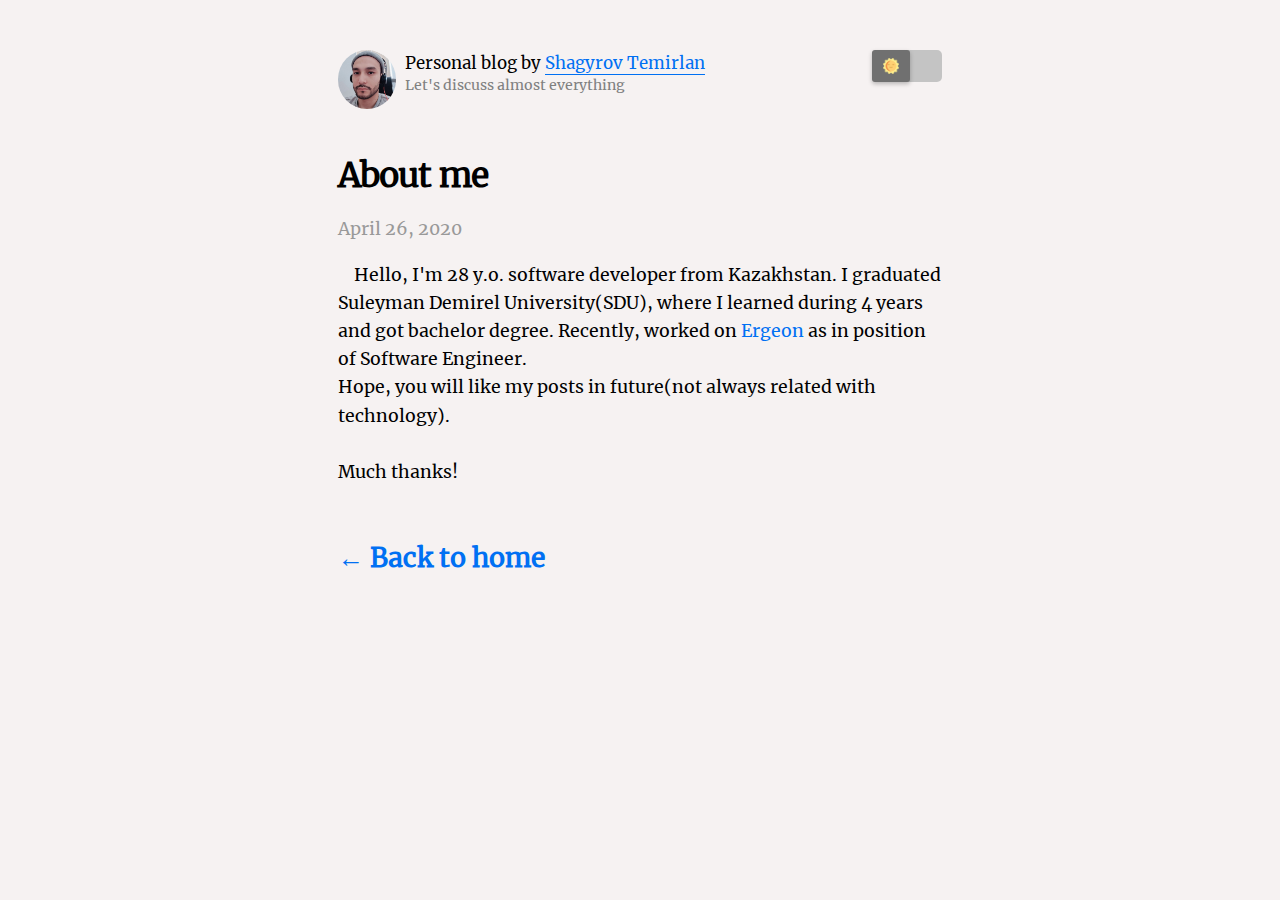
<file: posts/others/about-me.html>
<!DOCTYPE html><html><head><meta name="viewport" content="width=device-width"/><meta charSet="utf-8"/><link rel="icon" href="/favicon.ico"/><meta name="description" content="Blog of Shagyrov Temirlan"/><meta property="og:image" content="https://og-image.now.sh/Personal%20blog%20by%20Temirlan.png?theme=light&amp;md=0&amp;fontSize=75px&amp;images=https%3A%2F%2Fassets.zeit.co%2Fimage%2Fupload%2Ffront%2Fassets%2Fdesign%2Fnextjs-black-logo.svg"/><meta name="og:title" content="Personal blog by Temirlan"/><meta name="twitter:card" content="summary_large_image"/><title>About me</title><meta name="next-head-count" content="8"/><link rel="preload" href="/_next/static/css/c7773d89c84d065e2df5.css" as="style"/><link rel="stylesheet" href="/_next/static/css/c7773d89c84d065e2df5.css"/><link rel="preload" href="/_next/static/css/5d109cb4f0723c828d38.css" as="style"/><link rel="stylesheet" href="/_next/static/css/5d109cb4f0723c828d38.css"/><link rel="preload" href="/_next/static/iRzaAqq8oC6YzQxgo9rZW/pages/posts/others/%5Bid%5D.js" as="script"/><link rel="preload" href="/_next/static/iRzaAqq8oC6YzQxgo9rZW/pages/_app.js" as="script"/><link rel="preload" href="/_next/static/runtime/webpack-b65cab0b00afd201cbda.js" as="script"/><link rel="preload" href="/_next/static/chunks/framework.0f140d5eb2070c7e423d.js" as="script"/><link rel="preload" href="/_next/static/chunks/c99d1c3084ecd8e74a5f786c47773bd5690c4f4c.de9c554ee09d03c4b240.js" as="script"/><link rel="preload" href="/_next/static/runtime/main-c1bca9c2911ef8da43bc.js" as="script"/><link rel="preload" href="/_next/static/chunks/24d134ad48a53041961715c5d9b047e2f98a55c4.ebc6927550d609a72945.js" as="script"/></head><body><div id="__next"><div class="container"><header class="header_header__HDboe"><img src="/images/avatar.jpg" class="header_headerImage__2BWot utils_borderCircle__13qdJ" alt="Personal blog by "/><div class="header_header_right_side__3pKl-"><div class="utils_ml8__35Wt1 header_blog_description__Oqypm"><div class="utils_headingLw__1vVPe null">Personal blog by <a class="null header_linkToInstagram__3xjpo" target="_blank" href="https://www.instagram.com/temirtator23/">Shagyrov Temirlan</a></div><div class="utils_description__17znU">Let&#x27;s discuss almost everything</div></div><div class="toggle_toggle_container__3fg78"><div class="toggle_dialog_button__c8m4w toggle_disabled__3tCf-"><img src="/images/light.png" alt="light"/></div></div></div></header><br/><div><main><article><h1 class="utils_headingXl__1XecN null">About me</h1><div class="utils_lightText__12Ckm"><time dateTime="2020-04-26">April 26, 2020</time></div><div><p>    Hello, I'm 28 y.o. software developer from Kazakhstan. I graduated Suleyman Demirel University(SDU), where I learned during 4 years and got bachelor degree. Recently, worked on <a href="https://ergeon.com">Ergeon</a> as in position of Software Engineer.<br>
Hope, you will like my posts in future(not always related with technology).
<br><br>
Much thanks!</p>
</div></article></main><h2 class="layout_backToHome__VAS_W"><a>← Back to home</a></h2></div></div></div><script id="__NEXT_DATA__" type="application/json">{"props":{"pageProps":{"othersData":{"id":"about-me","contentHtml":"\u003cp\u003e    Hello, I'm 28 y.o. software developer from Kazakhstan. I graduated Suleyman Demirel University(SDU), where I learned during 4 years and got bachelor degree. Recently, worked on \u003ca href=\"https://ergeon.com\"\u003eErgeon\u003c/a\u003e as in position of Software Engineer.\u003cbr\u003e\nHope, you will like my posts in future(not always related with technology).\n\u003cbr\u003e\u003cbr\u003e\nMuch thanks!\u003c/p\u003e\n","title":"About me","date":"2020-04-26"}},"__N_SSG":true},"page":"/posts/others/[id]","query":{"id":"about-me"},"buildId":"iRzaAqq8oC6YzQxgo9rZW","nextExport":false,"isFallback":false,"gsp":true}</script><script nomodule="" src="/_next/static/runtime/polyfills-895c6aa13952c0a67e69.js"></script><script async="" data-next-page="/posts/others/[id]" src="/_next/static/iRzaAqq8oC6YzQxgo9rZW/pages/posts/others/%5Bid%5D.js"></script><script async="" data-next-page="/_app" src="/_next/static/iRzaAqq8oC6YzQxgo9rZW/pages/_app.js"></script><script src="/_next/static/runtime/webpack-b65cab0b00afd201cbda.js" async=""></script><script src="/_next/static/chunks/framework.0f140d5eb2070c7e423d.js" async=""></script><script src="/_next/static/chunks/c99d1c3084ecd8e74a5f786c47773bd5690c4f4c.de9c554ee09d03c4b240.js" async=""></script><script src="/_next/static/runtime/main-c1bca9c2911ef8da43bc.js" async=""></script><script src="/_next/static/chunks/24d134ad48a53041961715c5d9b047e2f98a55c4.ebc6927550d609a72945.js" async=""></script><script src="/_next/static/iRzaAqq8oC6YzQxgo9rZW/_buildManifest.js" async=""></script><script src="/_next/static/iRzaAqq8oC6YzQxgo9rZW/_ssgManifest.js" async=""></script></body></html>
</file>
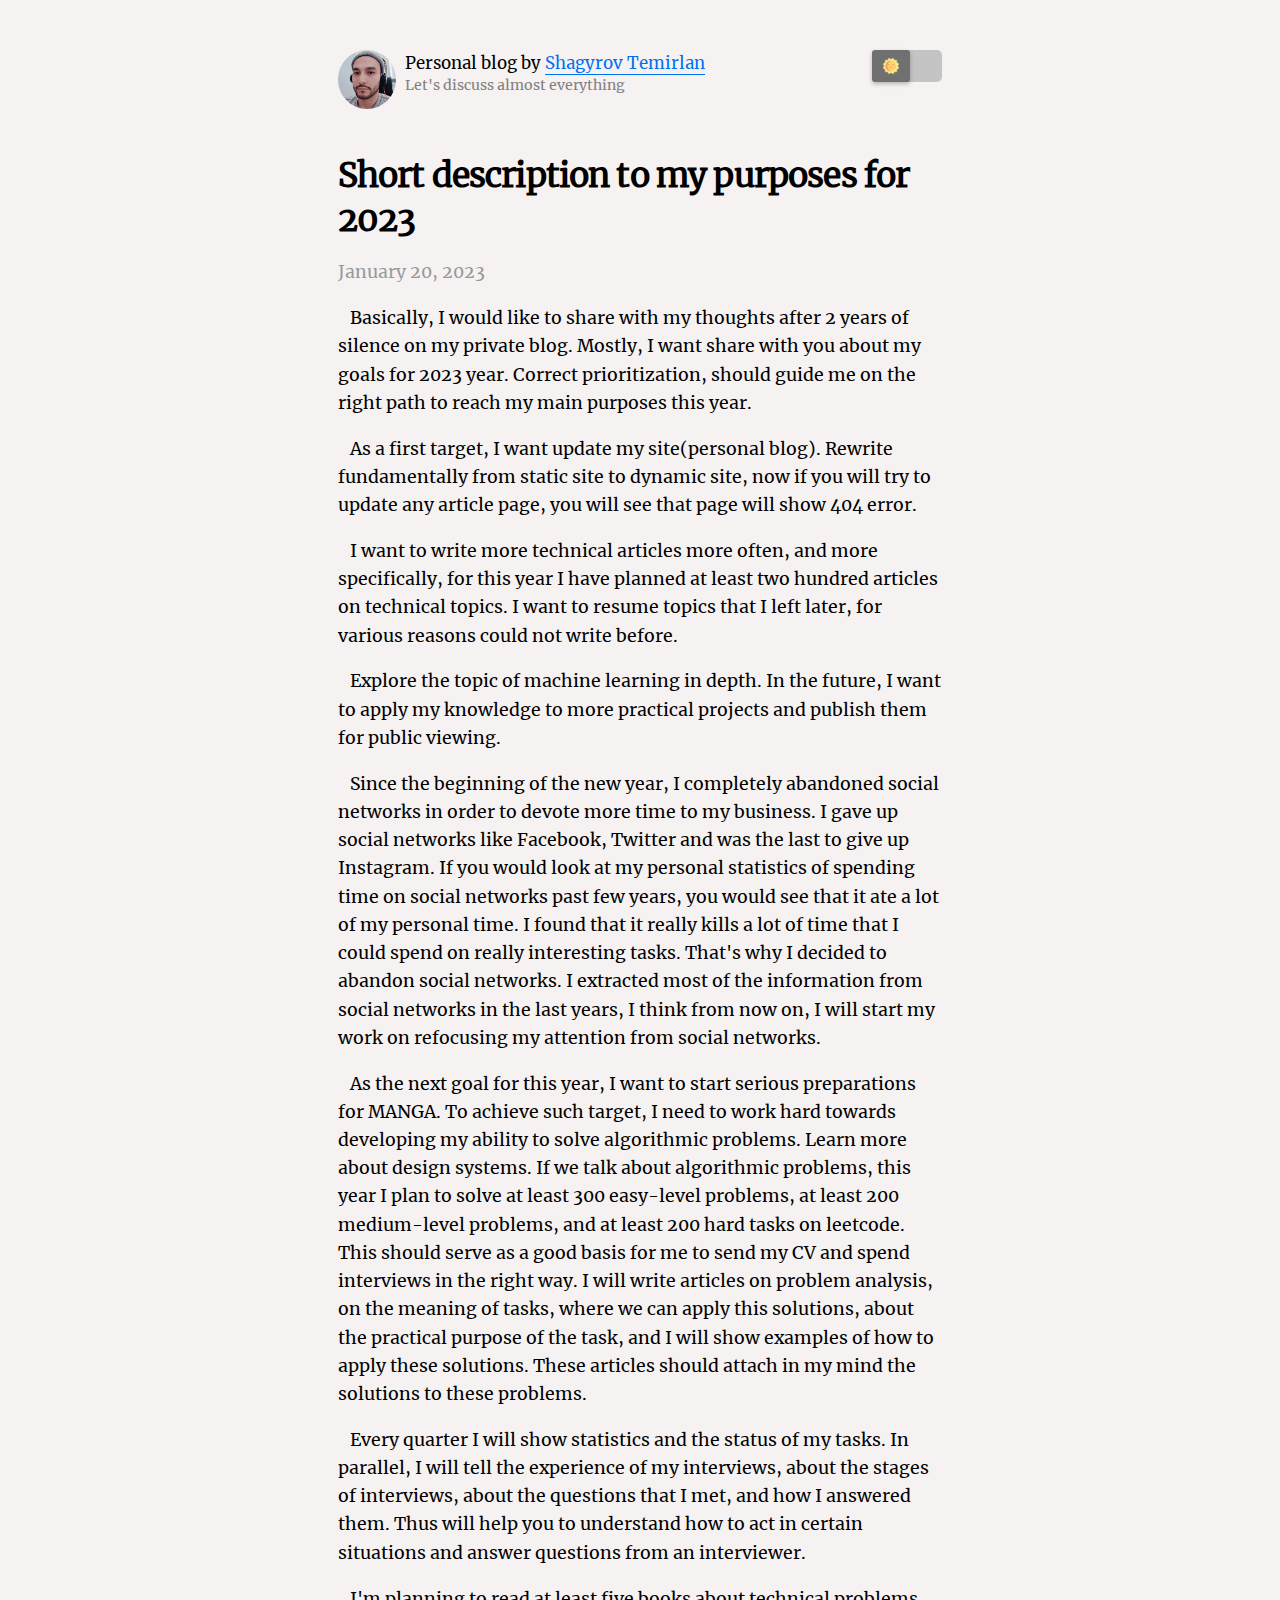
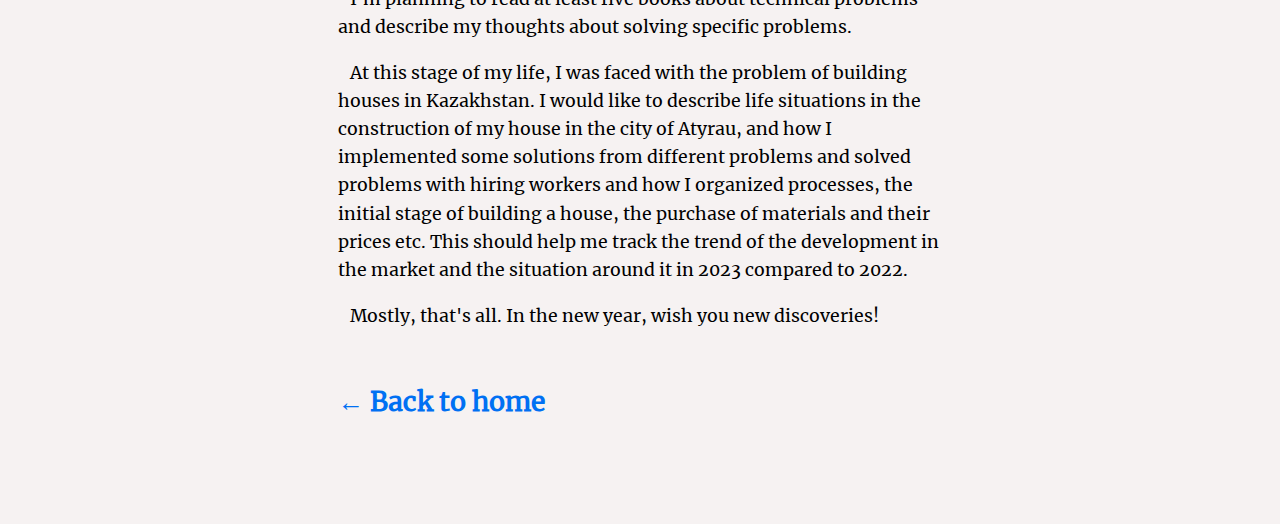
<file: posts/others/my-purposes-for-2022.html>
<!DOCTYPE html><html><head><meta name="viewport" content="width=device-width"/><meta charSet="utf-8"/><link rel="icon" href="/favicon.ico"/><meta name="description" content="Blog of Shagyrov Temirlan"/><meta property="og:image" content="https://og-image.now.sh/Personal%20blog%20by%20Temirlan.png?theme=light&amp;md=0&amp;fontSize=75px&amp;images=https%3A%2F%2Fassets.zeit.co%2Fimage%2Fupload%2Ffront%2Fassets%2Fdesign%2Fnextjs-black-logo.svg"/><meta name="og:title" content="Personal blog by Temirlan"/><meta name="twitter:card" content="summary_large_image"/><title>Short description to my purposes for 2023</title><meta name="next-head-count" content="8"/><link rel="preload" href="/_next/static/css/c7773d89c84d065e2df5.css" as="style"/><link rel="stylesheet" href="/_next/static/css/c7773d89c84d065e2df5.css"/><link rel="preload" href="/_next/static/css/5d109cb4f0723c828d38.css" as="style"/><link rel="stylesheet" href="/_next/static/css/5d109cb4f0723c828d38.css"/><link rel="preload" href="/_next/static/iRzaAqq8oC6YzQxgo9rZW/pages/posts/others/%5Bid%5D.js" as="script"/><link rel="preload" href="/_next/static/iRzaAqq8oC6YzQxgo9rZW/pages/_app.js" as="script"/><link rel="preload" href="/_next/static/runtime/webpack-b65cab0b00afd201cbda.js" as="script"/><link rel="preload" href="/_next/static/chunks/framework.0f140d5eb2070c7e423d.js" as="script"/><link rel="preload" href="/_next/static/chunks/c99d1c3084ecd8e74a5f786c47773bd5690c4f4c.de9c554ee09d03c4b240.js" as="script"/><link rel="preload" href="/_next/static/runtime/main-c1bca9c2911ef8da43bc.js" as="script"/><link rel="preload" href="/_next/static/chunks/24d134ad48a53041961715c5d9b047e2f98a55c4.ebc6927550d609a72945.js" as="script"/></head><body><div id="__next"><div class="container"><header class="header_header__HDboe"><img src="/images/avatar.jpg" class="header_headerImage__2BWot utils_borderCircle__13qdJ" alt="Personal blog by "/><div class="header_header_right_side__3pKl-"><div class="utils_ml8__35Wt1 header_blog_description__Oqypm"><div class="utils_headingLw__1vVPe null">Personal blog by <a class="null header_linkToInstagram__3xjpo" target="_blank" href="https://www.instagram.com/temirtator23/">Shagyrov Temirlan</a></div><div class="utils_description__17znU">Let&#x27;s discuss almost everything</div></div><div class="toggle_toggle_container__3fg78"><div class="toggle_dialog_button__c8m4w toggle_disabled__3tCf-"><img src="/images/light.png" alt="light"/></div></div></div></header><br/><div><main><article><h1 class="utils_headingXl__1XecN null">Short description to my purposes for 2023</h1><div class="utils_lightText__12Ckm"><time dateTime="2023-01-20">January 20, 2023</time></div><div><p>   Basically, I would like to share with my thoughts after 2 years of silence on my private blog.
Mostly, I want share with you about my goals for 2023 year.
Correct prioritization, should guide me on the right path to reach my main purposes this year.</p>
<p>   As a first target, I want update my site(personal blog). Rewrite fundamentally from static site to
dynamic site, now if you will try to update any article page, you will see that page will show
404 error. </p>
<p>   I want to write more technical articles more often, and more specifically, for this year I have planned at least two hundred
articles on technical topics. I want to resume topics that I left later, for various reasons
could not write before.</p>
<p>   Explore the topic of machine learning in depth. In the future, I want to apply my knowledge to more
practical projects and publish them for public viewing.</p>
<p>   Since the beginning of the new year, I completely abandoned social networks in order to devote more time to my business.
I gave up social networks like Facebook, Twitter and was the last to give up Instagram.
If you would look at my personal statistics of spending time on social networks past few years, you would see that it ate a lot of my personal time. I found that it really kills a lot of time that I could spend on really interesting tasks. That's why I decided to abandon social networks. I extracted most of the information from social networks in the last years, I think from now on, I will start my work on refocusing my attention from social networks.</p>
<p>   As the next goal for this year, I want to start serious preparations for MANGA. To achieve such target,
I need to work hard towards developing my ability to solve algorithmic problems.
Learn more about design systems. If we talk about algorithmic problems, this year I plan to solve
at least 300 easy-level problems, at least 200 medium-level problems, and at least 200
hard tasks on leetcode. This should serve as a good basis for me to send my CV and
spend interviews in the right way. I will write articles on problem analysis, on the meaning of tasks, where we can apply this solutions,
about the practical purpose of the task, and I will show examples of how to apply these solutions. These articles should
attach in my mind the solutions to these problems.</p>
<p>   Every quarter I will show statistics and the status of my tasks. In parallel, I will tell the experience of my interviews,
about the stages of interviews, about the questions that I met, and how I answered them. Thus will help you to
understand how to act in certain situations and answer questions from an interviewer.</p>
<p>   I'm planning to read at least five books about technical problems and describe my thoughts about solving specific problems.</p>
<p>   At this stage of my life, I was faced with the problem of building houses in Kazakhstan. I would like to describe
life situations in the construction of my house in the city of Atyrau, and how I implemented some solutions from different problems and solved problems with hiring workers and how I organized processes, the initial stage of building a house, the purchase of materials and their prices etc.
This should help me track the trend of the development in the market and the situation around it in 2023 compared to 2022.</p>
<p>   Mostly, that's all. In the new year, wish you new discoveries!</p>
</div></article></main><h2 class="layout_backToHome__VAS_W"><a>← Back to home</a></h2></div></div></div><script id="__NEXT_DATA__" type="application/json">{"props":{"pageProps":{"othersData":{"id":"my-purposes-for-2022","contentHtml":"\u003cp\u003e   Basically, I would like to share with my thoughts after 2 years of silence on my private blog.\nMostly, I want share with you about my goals for 2023 year.\nCorrect prioritization, should guide me on the right path to reach my main purposes this year.\u003c/p\u003e\n\u003cp\u003e   As a first target, I want update my site(personal blog). Rewrite fundamentally from static site to\ndynamic site, now if you will try to update any article page, you will see that page will show\n404 error. \u003c/p\u003e\n\u003cp\u003e   I want to write more technical articles more often, and more specifically, for this year I have planned at least two hundred\narticles on technical topics. I want to resume topics that I left later, for various reasons\ncould not write before.\u003c/p\u003e\n\u003cp\u003e   Explore the topic of machine learning in depth. In the future, I want to apply my knowledge to more\npractical projects and publish them for public viewing.\u003c/p\u003e\n\u003cp\u003e   Since the beginning of the new year, I completely abandoned social networks in order to devote more time to my business.\nI gave up social networks like Facebook, Twitter and was the last to give up Instagram.\nIf you would look at my personal statistics of spending time on social networks past few years, you would see that it ate a lot of my personal time. I found that it really kills a lot of time that I could spend on really interesting tasks. That's why I decided to abandon social networks. I extracted most of the information from social networks in the last years, I think from now on, I will start my work on refocusing my attention from social networks.\u003c/p\u003e\n\u003cp\u003e   As the next goal for this year, I want to start serious preparations for MANGA. To achieve such target,\nI need to work hard towards developing my ability to solve algorithmic problems.\nLearn more about design systems. If we talk about algorithmic problems, this year I plan to solve\nat least 300 easy-level problems, at least 200 medium-level problems, and at least 200\nhard tasks on leetcode. This should serve as a good basis for me to send my CV and\nspend interviews in the right way. I will write articles on problem analysis, on the meaning of tasks, where we can apply this solutions,\nabout the practical purpose of the task, and I will show examples of how to apply these solutions. These articles should\nattach in my mind the solutions to these problems.\u003c/p\u003e\n\u003cp\u003e   Every quarter I will show statistics and the status of my tasks. In parallel, I will tell the experience of my interviews,\nabout the stages of interviews, about the questions that I met, and how I answered them. Thus will help you to\nunderstand how to act in certain situations and answer questions from an interviewer.\u003c/p\u003e\n\u003cp\u003e   I'm planning to read at least five books about technical problems and describe my thoughts about solving specific problems.\u003c/p\u003e\n\u003cp\u003e   At this stage of my life, I was faced with the problem of building houses in Kazakhstan. I would like to describe\nlife situations in the construction of my house in the city of Atyrau, and how I implemented some solutions from different problems and solved problems with hiring workers and how I organized processes, the initial stage of building a house, the purchase of materials and their prices etc.\nThis should help me track the trend of the development in the market and the situation around it in 2023 compared to 2022.\u003c/p\u003e\n\u003cp\u003e   Mostly, that's all. In the new year, wish you new discoveries!\u003c/p\u003e\n","title":"Short description to my purposes for 2023","date":"2023-01-20"}},"__N_SSG":true},"page":"/posts/others/[id]","query":{"id":"my-purposes-for-2022"},"buildId":"iRzaAqq8oC6YzQxgo9rZW","nextExport":false,"isFallback":false,"gsp":true}</script><script nomodule="" src="/_next/static/runtime/polyfills-895c6aa13952c0a67e69.js"></script><script async="" data-next-page="/posts/others/[id]" src="/_next/static/iRzaAqq8oC6YzQxgo9rZW/pages/posts/others/%5Bid%5D.js"></script><script async="" data-next-page="/_app" src="/_next/static/iRzaAqq8oC6YzQxgo9rZW/pages/_app.js"></script><script src="/_next/static/runtime/webpack-b65cab0b00afd201cbda.js" async=""></script><script src="/_next/static/chunks/framework.0f140d5eb2070c7e423d.js" async=""></script><script src="/_next/static/chunks/c99d1c3084ecd8e74a5f786c47773bd5690c4f4c.de9c554ee09d03c4b240.js" async=""></script><script src="/_next/static/runtime/main-c1bca9c2911ef8da43bc.js" async=""></script><script src="/_next/static/chunks/24d134ad48a53041961715c5d9b047e2f98a55c4.ebc6927550d609a72945.js" async=""></script><script src="/_next/static/iRzaAqq8oC6YzQxgo9rZW/_buildManifest.js" async=""></script><script src="/_next/static/iRzaAqq8oC6YzQxgo9rZW/_ssgManifest.js" async=""></script></body></html>
</file>
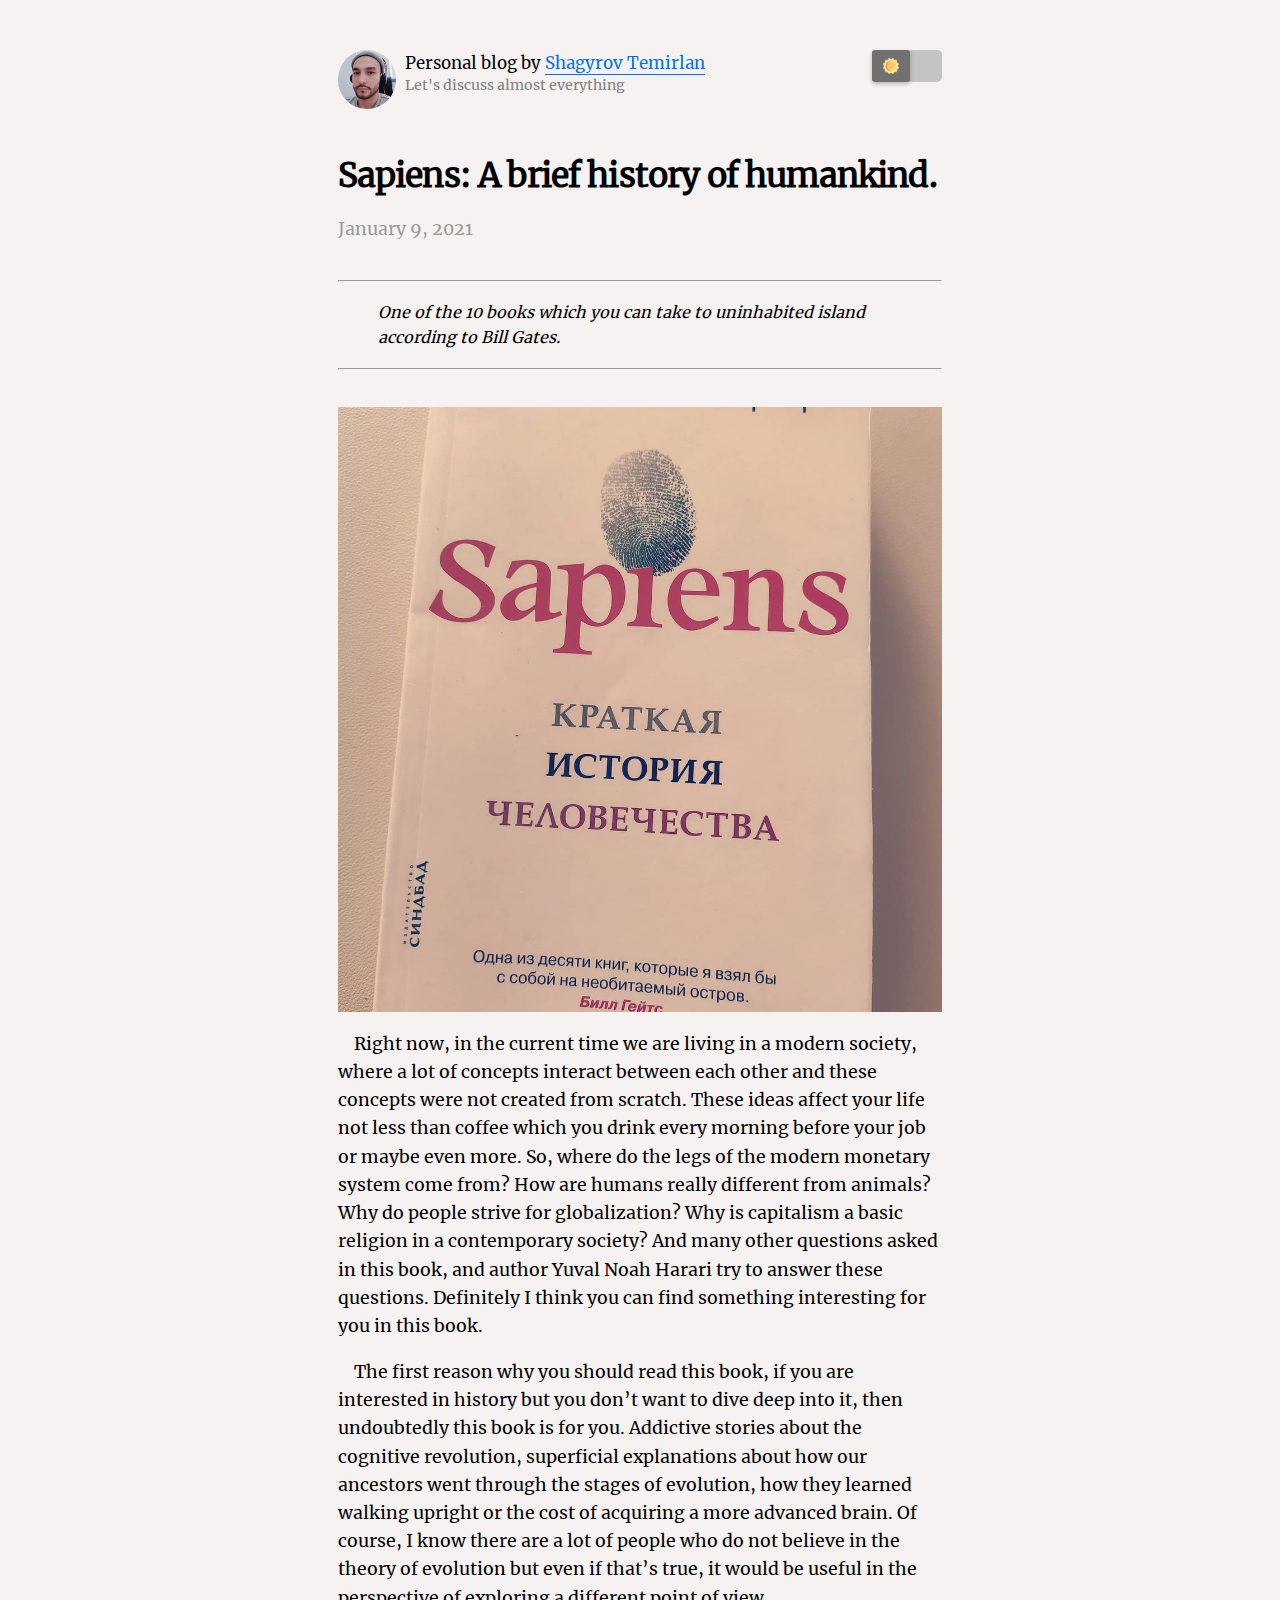
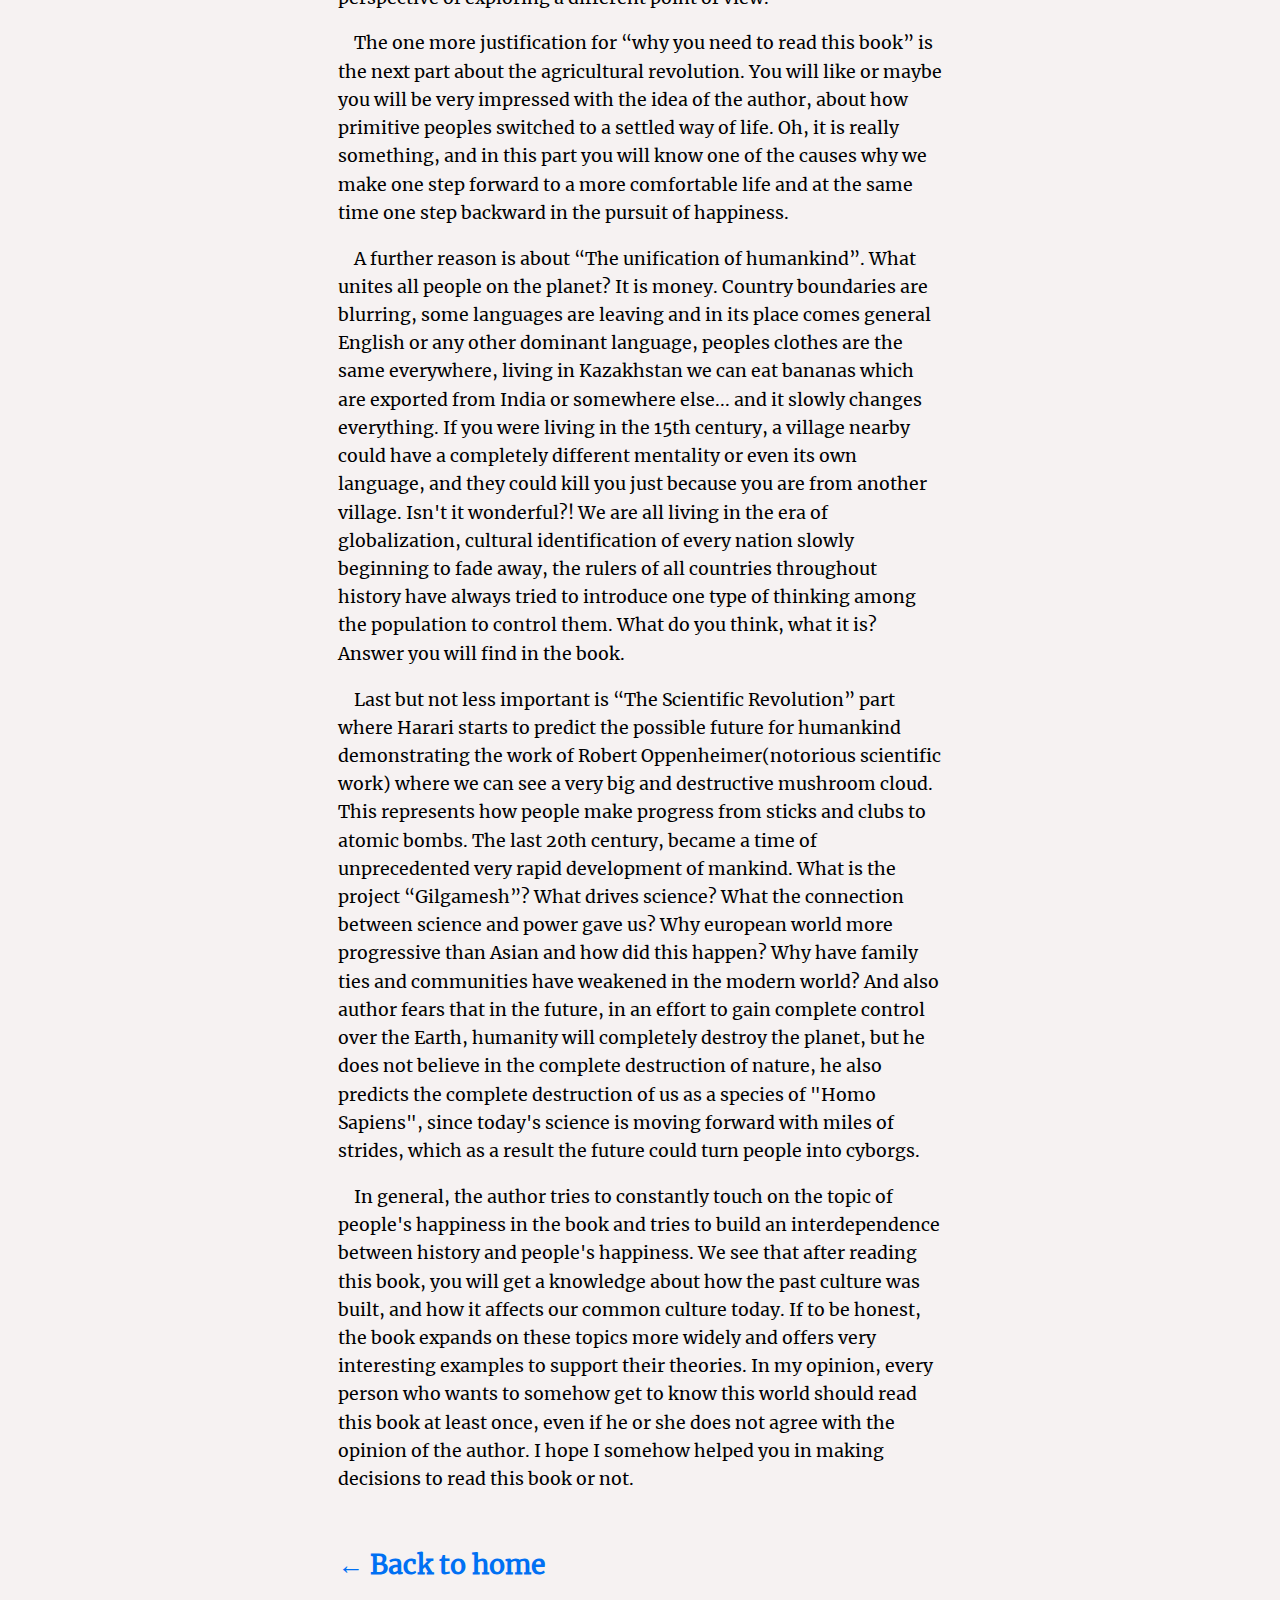
<file: posts/others/sapiens-brief-history-of-humankind.html>
<!DOCTYPE html><html><head><meta name="viewport" content="width=device-width"/><meta charSet="utf-8"/><link rel="icon" href="/favicon.ico"/><meta name="description" content="Blog of Shagyrov Temirlan"/><meta property="og:image" content="https://og-image.now.sh/Personal%20blog%20by%20Temirlan.png?theme=light&amp;md=0&amp;fontSize=75px&amp;images=https%3A%2F%2Fassets.zeit.co%2Fimage%2Fupload%2Ffront%2Fassets%2Fdesign%2Fnextjs-black-logo.svg"/><meta name="og:title" content="Personal blog by Temirlan"/><meta name="twitter:card" content="summary_large_image"/><title>Sapiens: A brief history of humankind.</title><meta name="next-head-count" content="8"/><link rel="preload" href="/_next/static/css/c7773d89c84d065e2df5.css" as="style"/><link rel="stylesheet" href="/_next/static/css/c7773d89c84d065e2df5.css"/><link rel="preload" href="/_next/static/css/5d109cb4f0723c828d38.css" as="style"/><link rel="stylesheet" href="/_next/static/css/5d109cb4f0723c828d38.css"/><link rel="preload" href="/_next/static/iRzaAqq8oC6YzQxgo9rZW/pages/posts/others/%5Bid%5D.js" as="script"/><link rel="preload" href="/_next/static/iRzaAqq8oC6YzQxgo9rZW/pages/_app.js" as="script"/><link rel="preload" href="/_next/static/runtime/webpack-b65cab0b00afd201cbda.js" as="script"/><link rel="preload" href="/_next/static/chunks/framework.0f140d5eb2070c7e423d.js" as="script"/><link rel="preload" href="/_next/static/chunks/c99d1c3084ecd8e74a5f786c47773bd5690c4f4c.de9c554ee09d03c4b240.js" as="script"/><link rel="preload" href="/_next/static/runtime/main-c1bca9c2911ef8da43bc.js" as="script"/><link rel="preload" href="/_next/static/chunks/24d134ad48a53041961715c5d9b047e2f98a55c4.ebc6927550d609a72945.js" as="script"/></head><body><div id="__next"><div class="container"><header class="header_header__HDboe"><img src="/images/avatar.jpg" class="header_headerImage__2BWot utils_borderCircle__13qdJ" alt="Personal blog by "/><div class="header_header_right_side__3pKl-"><div class="utils_ml8__35Wt1 header_blog_description__Oqypm"><div class="utils_headingLw__1vVPe null">Personal blog by <a class="null header_linkToInstagram__3xjpo" target="_blank" href="https://www.instagram.com/temirtator23/">Shagyrov Temirlan</a></div><div class="utils_description__17znU">Let&#x27;s discuss almost everything</div></div><div class="toggle_toggle_container__3fg78"><div class="toggle_dialog_button__c8m4w toggle_disabled__3tCf-"><img src="/images/light.png" alt="light"/></div></div></div></header><br/><div><main><article><h1 class="utils_headingXl__1XecN null">Sapiens: A brief history of humankind.</h1><div class="utils_lightText__12Ckm"><time dateTime="2021-01-09">January 9, 2021</time></div><div><br/>
<hr>
  <blockquote>
   <p style="font-size: 16px; font-style: italic;">
      One of the 10 books which you can take to uninhabited island according to Bill Gates.
   </p>
  </blockquote>
<hr>
<br/>
<img src="/images/sapiens.jpg" style="width: 100%%; margin: 0 auto;">
<p>    Right now, in the current time we are living in a modern society, where a lot of concepts interact between each other and these concepts were not created from scratch. These ideas affect your life not less than coffee which you drink every morning before your job or maybe even more. So, where do the legs of the modern monetary system come from? How are humans really different from animals? Why do people strive for globalization? Why is capitalism a basic religion in a contemporary society? And many other questions asked in this book, and author Yuval Noah Harari try to answer these questions. Definitely I think you can find something interesting for you in this book.</p>
<p>    The first reason why you should read this book, if you are interested in history but you don’t want to dive deep into it, then undoubtedly this book is for you. Addictive stories about the cognitive revolution, superficial explanations about how our ancestors went through the stages of evolution, how they learned walking upright or the cost of acquiring a more advanced brain. Of course, I know there are a lot of people who do not believe in the theory of evolution but even if that’s true, it would be useful in the perspective of exploring a different point of view.</p>
<p>    The one more justification for “why you need to read this book” is the next part about the agricultural revolution. You will like or maybe you will be very impressed with the idea of the author, about how primitive peoples switched to a settled way of life. Oh, it is really something, and in this part you will know one of the causes why we make one step forward to a more comfortable life and at the same time one step backward in the pursuit of happiness. </p>
<p>    A further reason is about “The unification of humankind”. What unites all people on the planet? It is money. Country boundaries are blurring, some languages are leaving and in its place comes general English or any other dominant language, peoples clothes are the same everywhere, living in Kazakhstan we can eat bananas which are exported from India or somewhere else... and it slowly changes everything. If you were living in the 15th century, a village nearby could have a completely different mentality or even its own language, and they could kill you just because you are from another village. Isn't it wonderful?!
We are all living in the era of globalization, cultural identification of every nation slowly beginning to fade away, the rulers of all countries throughout history have always tried to introduce one type of thinking among the population to control them. What do you think, what it is? Answer you will find in the book.</p>
<p>    Last but not less important is “The Scientific Revolution” part where Harari starts to predict the possible future for humankind demonstrating the work of Robert Oppenheimer(notorious scientific work) where we can see a very big and destructive mushroom cloud. This represents how people make progress from sticks and clubs to atomic bombs. The last 20th century, became a time of unprecedented very rapid development of mankind. What is the project “Gilgamesh”? What drives science? What the connection between science and power gave us? Why european world more progressive than Asian and how did this happen? Why have family ties and communities have weakened in the modern world? And also author fears that in the future, in an effort to gain complete control over the Earth, humanity will completely destroy the planet, but he does not believe in the complete destruction of nature, he also predicts the complete destruction of us as a species of "Homo Sapiens", since today's science is moving forward with miles of strides, which as a result the future could turn people into cyborgs. </p>
<p>    In general, the author tries to constantly touch on the topic of people's happiness in the book and tries to build an interdependence between history and people's happiness. We see that after reading this book, you will get a knowledge about how the past culture was built, and how it affects our common culture today. If to be honest, the book expands on these topics more widely and offers very interesting examples to support their theories. In my opinion, every person who wants to somehow get to know this world should read this book at least once, even if he or she does not agree with the opinion of the author. I hope I somehow helped you in making decisions to read this book or not.</p>
</div></article></main><h2 class="layout_backToHome__VAS_W"><a>← Back to home</a></h2></div></div></div><script id="__NEXT_DATA__" type="application/json">{"props":{"pageProps":{"othersData":{"id":"sapiens-brief-history-of-humankind","contentHtml":"\u003cbr/\u003e\n\u003chr\u003e\n  \u003cblockquote\u003e\n   \u003cp style=\"font-size: 16px; font-style: italic;\"\u003e\n      One of the 10 books which you can take to uninhabited island according to Bill Gates.\n   \u003c/p\u003e\n  \u003c/blockquote\u003e\n\u003chr\u003e\n\u003cbr/\u003e\n\u003cimg src=\"/images/sapiens.jpg\" style=\"width: 100%%; margin: 0 auto;\"\u003e\n\u003cp\u003e    Right now, in the current time we are living in a modern society, where a lot of concepts interact between each other and these concepts were not created from scratch. These ideas affect your life not less than coffee which you drink every morning before your job or maybe even more. So, where do the legs of the modern monetary system come from? How are humans really different from animals? Why do people strive for globalization? Why is capitalism a basic religion in a contemporary society? And many other questions asked in this book, and author Yuval Noah Harari try to answer these questions. Definitely I think you can find something interesting for you in this book.\u003c/p\u003e\n\u003cp\u003e    The first reason why you should read this book, if you are interested in history but you don’t want to dive deep into it, then undoubtedly this book is for you. Addictive stories about the cognitive revolution, superficial explanations about how our ancestors went through the stages of evolution, how they learned walking upright or the cost of acquiring a more advanced brain. Of course, I know there are a lot of people who do not believe in the theory of evolution but even if that’s true, it would be useful in the perspective of exploring a different point of view.\u003c/p\u003e\n\u003cp\u003e    The one more justification for “why you need to read this book” is the next part about the agricultural revolution. You will like or maybe you will be very impressed with the idea of the author, about how primitive peoples switched to a settled way of life. Oh, it is really something, and in this part you will know one of the causes why we make one step forward to a more comfortable life and at the same time one step backward in the pursuit of happiness. \u003c/p\u003e\n\u003cp\u003e    A further reason is about “The unification of humankind”. What unites all people on the planet? It is money. Country boundaries are blurring, some languages are leaving and in its place comes general English or any other dominant language, peoples clothes are the same everywhere, living in Kazakhstan we can eat bananas which are exported from India or somewhere else... and it slowly changes everything. If you were living in the 15th century, a village nearby could have a completely different mentality or even its own language, and they could kill you just because you are from another village. Isn't it wonderful?!\nWe are all living in the era of globalization, cultural identification of every nation slowly beginning to fade away, the rulers of all countries throughout history have always tried to introduce one type of thinking among the population to control them. What do you think, what it is? Answer you will find in the book.\u003c/p\u003e\n\u003cp\u003e    Last but not less important is “The Scientific Revolution” part where Harari starts to predict the possible future for humankind demonstrating the work of Robert Oppenheimer(notorious scientific work) where we can see a very big and destructive mushroom cloud. This represents how people make progress from sticks and clubs to atomic bombs. The last 20th century, became a time of unprecedented very rapid development of mankind. What is the project “Gilgamesh”? What drives science? What the connection between science and power gave us? Why european world more progressive than Asian and how did this happen? Why have family ties and communities have weakened in the modern world? And also author fears that in the future, in an effort to gain complete control over the Earth, humanity will completely destroy the planet, but he does not believe in the complete destruction of nature, he also predicts the complete destruction of us as a species of \"Homo Sapiens\", since today's science is moving forward with miles of strides, which as a result the future could turn people into cyborgs. \u003c/p\u003e\n\u003cp\u003e    In general, the author tries to constantly touch on the topic of people's happiness in the book and tries to build an interdependence between history and people's happiness. We see that after reading this book, you will get a knowledge about how the past culture was built, and how it affects our common culture today. If to be honest, the book expands on these topics more widely and offers very interesting examples to support their theories. In my opinion, every person who wants to somehow get to know this world should read this book at least once, even if he or she does not agree with the opinion of the author. I hope I somehow helped you in making decisions to read this book or not.\u003c/p\u003e\n","title":"Sapiens: A brief history of humankind.","date":"2021-01-09"}},"__N_SSG":true},"page":"/posts/others/[id]","query":{"id":"sapiens-brief-history-of-humankind"},"buildId":"iRzaAqq8oC6YzQxgo9rZW","nextExport":false,"isFallback":false,"gsp":true}</script><script nomodule="" src="/_next/static/runtime/polyfills-895c6aa13952c0a67e69.js"></script><script async="" data-next-page="/posts/others/[id]" src="/_next/static/iRzaAqq8oC6YzQxgo9rZW/pages/posts/others/%5Bid%5D.js"></script><script async="" data-next-page="/_app" src="/_next/static/iRzaAqq8oC6YzQxgo9rZW/pages/_app.js"></script><script src="/_next/static/runtime/webpack-b65cab0b00afd201cbda.js" async=""></script><script src="/_next/static/chunks/framework.0f140d5eb2070c7e423d.js" async=""></script><script src="/_next/static/chunks/c99d1c3084ecd8e74a5f786c47773bd5690c4f4c.de9c554ee09d03c4b240.js" async=""></script><script src="/_next/static/runtime/main-c1bca9c2911ef8da43bc.js" async=""></script><script src="/_next/static/chunks/24d134ad48a53041961715c5d9b047e2f98a55c4.ebc6927550d609a72945.js" async=""></script><script src="/_next/static/iRzaAqq8oC6YzQxgo9rZW/_buildManifest.js" async=""></script><script src="/_next/static/iRzaAqq8oC6YzQxgo9rZW/_ssgManifest.js" async=""></script></body></html>
</file>
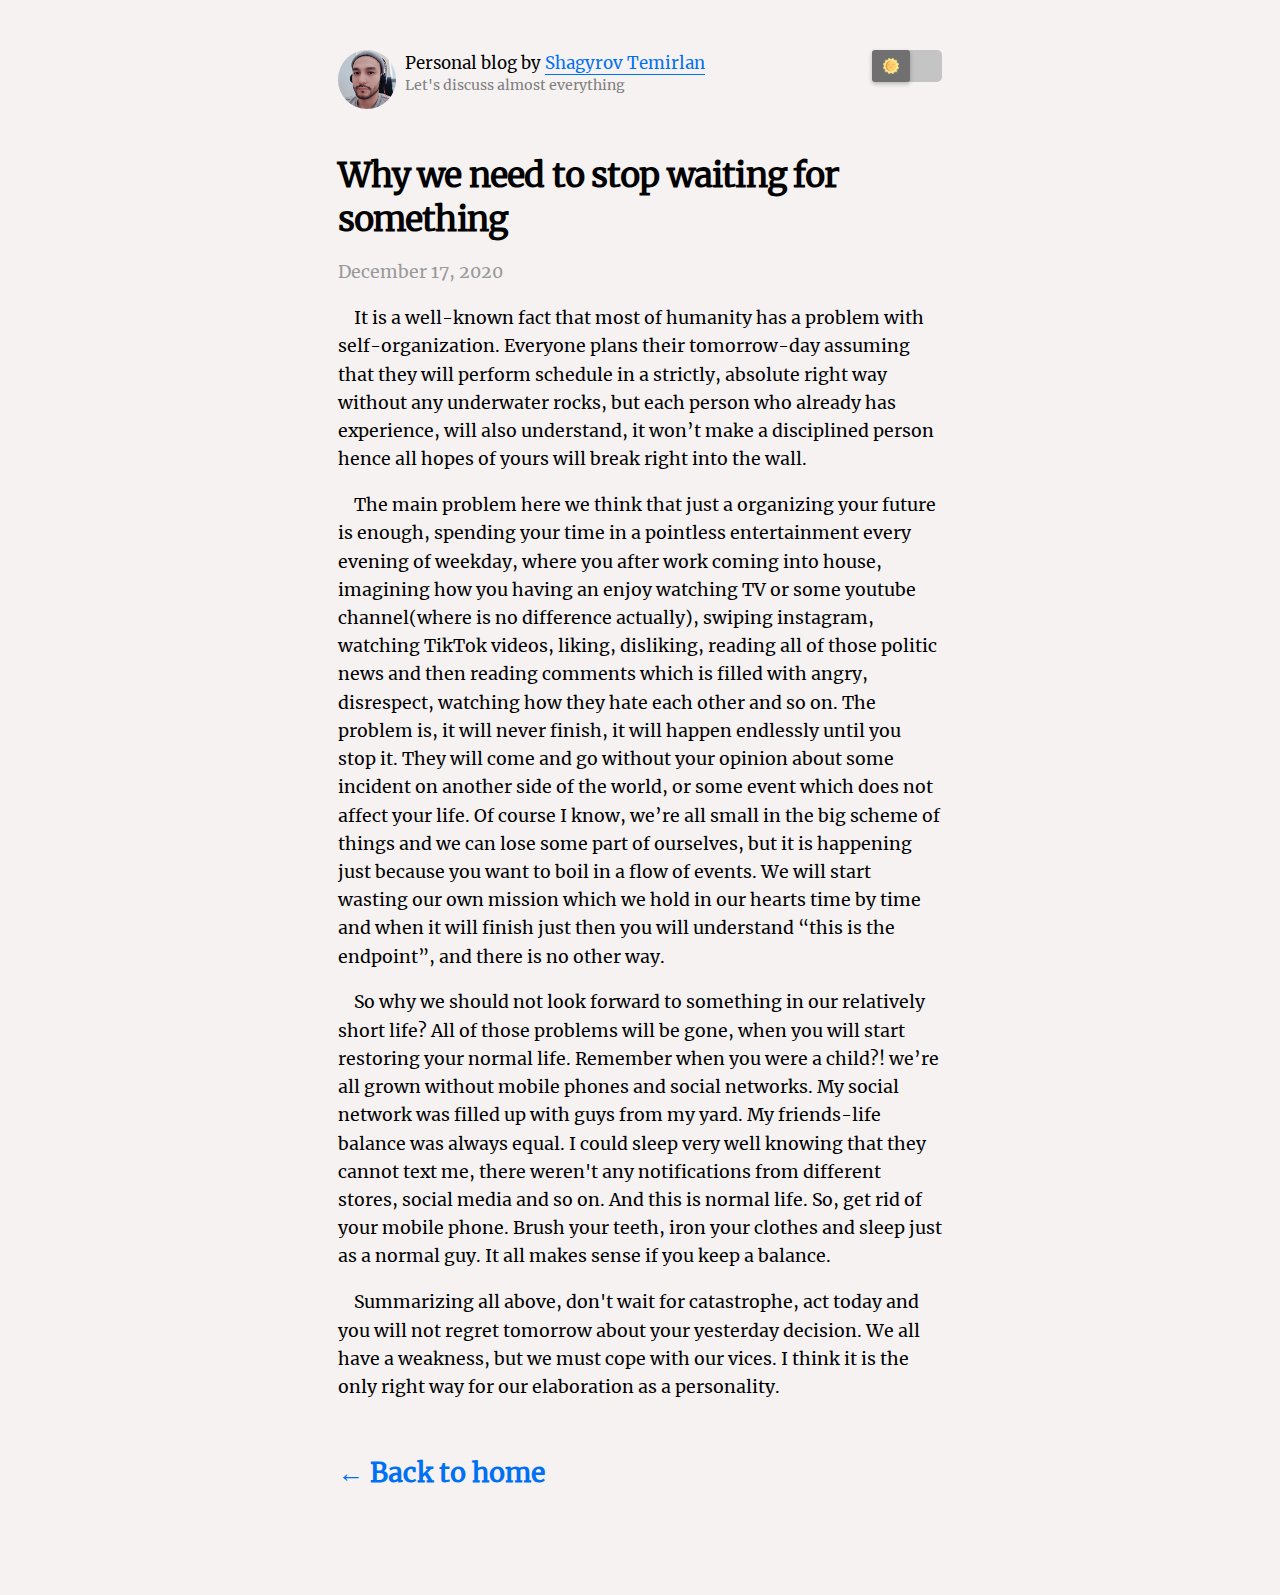
<file: posts/others/why-we-need-to-stop-waiting-smth.html>
<!DOCTYPE html><html><head><meta name="viewport" content="width=device-width"/><meta charSet="utf-8"/><link rel="icon" href="/favicon.ico"/><meta name="description" content="Blog of Shagyrov Temirlan"/><meta property="og:image" content="https://og-image.now.sh/Personal%20blog%20by%20Temirlan.png?theme=light&amp;md=0&amp;fontSize=75px&amp;images=https%3A%2F%2Fassets.zeit.co%2Fimage%2Fupload%2Ffront%2Fassets%2Fdesign%2Fnextjs-black-logo.svg"/><meta name="og:title" content="Personal blog by Temirlan"/><meta name="twitter:card" content="summary_large_image"/><title>Why we need to stop waiting for something</title><meta name="next-head-count" content="8"/><link rel="preload" href="/_next/static/css/c7773d89c84d065e2df5.css" as="style"/><link rel="stylesheet" href="/_next/static/css/c7773d89c84d065e2df5.css"/><link rel="preload" href="/_next/static/css/5d109cb4f0723c828d38.css" as="style"/><link rel="stylesheet" href="/_next/static/css/5d109cb4f0723c828d38.css"/><link rel="preload" href="/_next/static/iRzaAqq8oC6YzQxgo9rZW/pages/posts/others/%5Bid%5D.js" as="script"/><link rel="preload" href="/_next/static/iRzaAqq8oC6YzQxgo9rZW/pages/_app.js" as="script"/><link rel="preload" href="/_next/static/runtime/webpack-b65cab0b00afd201cbda.js" as="script"/><link rel="preload" href="/_next/static/chunks/framework.0f140d5eb2070c7e423d.js" as="script"/><link rel="preload" href="/_next/static/chunks/c99d1c3084ecd8e74a5f786c47773bd5690c4f4c.de9c554ee09d03c4b240.js" as="script"/><link rel="preload" href="/_next/static/runtime/main-c1bca9c2911ef8da43bc.js" as="script"/><link rel="preload" href="/_next/static/chunks/24d134ad48a53041961715c5d9b047e2f98a55c4.ebc6927550d609a72945.js" as="script"/></head><body><div id="__next"><div class="container"><header class="header_header__HDboe"><img src="/images/avatar.jpg" class="header_headerImage__2BWot utils_borderCircle__13qdJ" alt="Personal blog by "/><div class="header_header_right_side__3pKl-"><div class="utils_ml8__35Wt1 header_blog_description__Oqypm"><div class="utils_headingLw__1vVPe null">Personal blog by <a class="null header_linkToInstagram__3xjpo" target="_blank" href="https://www.instagram.com/temirtator23/">Shagyrov Temirlan</a></div><div class="utils_description__17znU">Let&#x27;s discuss almost everything</div></div><div class="toggle_toggle_container__3fg78"><div class="toggle_dialog_button__c8m4w toggle_disabled__3tCf-"><img src="/images/light.png" alt="light"/></div></div></div></header><br/><div><main><article><h1 class="utils_headingXl__1XecN null">Why we need to stop waiting for something</h1><div class="utils_lightText__12Ckm"><time dateTime="2020-12-17">December 17, 2020</time></div><div><p>    It is a well-known fact that most of humanity has a problem with
self-organization. Everyone plans their tomorrow-day assuming that they will perform schedule in a strictly, absolute right way without any underwater rocks, but each person who already has experience, will also understand, it won’t make a disciplined person hence all hopes of yours will break right into the wall.  </p>
<p>    The main problem here we think that just a organizing your future is enough, spending your time in a pointless entertainment every evening of weekday, where you after work coming into house, imagining how you having an enjoy watching TV or some youtube channel(where is no difference actually), swiping instagram, watching TikTok videos, liking, disliking, reading all of those politic news and then reading comments which is filled with angry, disrespect, watching how they hate each other and so on. The problem is, it will never finish, it will happen endlessly until you stop it. They will come and go without your opinion about some incident on another side of the world, or some event which does not affect your life. Of course I know, we’re all small in the big scheme of things and we can lose some part of ourselves, but it is happening just because you want to boil in a flow of events. We will start wasting our own mission which we hold in our hearts time by time and when it will finish just then you will understand “this is the endpoint”, and there is no other way.</p>
<p>    So why we should not look forward to something in our relatively short life? All of those problems will be gone, when you will start restoring your normal life. Remember when you were a child?! we’re all grown without mobile phones and social networks. My social network was filled up with guys from my yard. My friends-life balance was always equal. I could sleep very well knowing that they cannot text me, there weren't any notifications from different stores, social media and so on. And this is normal life. So, get rid of your mobile phone. Brush your teeth, iron your clothes and sleep just as a normal guy. It all makes sense if you keep a balance.</p>
<p>    Summarizing all above, don't wait for catastrophe, act today and you will not regret tomorrow about your yesterday decision. We all have a weakness, but we must cope with our vices. I think it is the only right way for our elaboration as a personality.</p>
</div></article></main><h2 class="layout_backToHome__VAS_W"><a>← Back to home</a></h2></div></div></div><script id="__NEXT_DATA__" type="application/json">{"props":{"pageProps":{"othersData":{"id":"why-we-need-to-stop-waiting-smth","contentHtml":"\u003cp\u003e    It is a well-known fact that most of humanity has a problem with\nself-organization. Everyone plans their tomorrow-day assuming that they will perform schedule in a strictly, absolute right way without any underwater rocks, but each person who already has experience, will also understand, it won’t make a disciplined person hence all hopes of yours will break right into the wall.  \u003c/p\u003e\n\u003cp\u003e    The main problem here we think that just a organizing your future is enough, spending your time in a pointless entertainment every evening of weekday, where you after work coming into house, imagining how you having an enjoy watching TV or some youtube channel(where is no difference actually), swiping instagram, watching TikTok videos, liking, disliking, reading all of those politic news and then reading comments which is filled with angry, disrespect, watching how they hate each other and so on. The problem is, it will never finish, it will happen endlessly until you stop it. They will come and go without your opinion about some incident on another side of the world, or some event which does not affect your life. Of course I know, we’re all small in the big scheme of things and we can lose some part of ourselves, but it is happening just because you want to boil in a flow of events. We will start wasting our own mission which we hold in our hearts time by time and when it will finish just then you will understand “this is the endpoint”, and there is no other way.\u003c/p\u003e\n\u003cp\u003e    So why we should not look forward to something in our relatively short life? All of those problems will be gone, when you will start restoring your normal life. Remember when you were a child?! we’re all grown without mobile phones and social networks. My social network was filled up with guys from my yard. My friends-life balance was always equal. I could sleep very well knowing that they cannot text me, there weren't any notifications from different stores, social media and so on. And this is normal life. So, get rid of your mobile phone. Brush your teeth, iron your clothes and sleep just as a normal guy. It all makes sense if you keep a balance.\u003c/p\u003e\n\u003cp\u003e    Summarizing all above, don't wait for catastrophe, act today and you will not regret tomorrow about your yesterday decision. We all have a weakness, but we must cope with our vices. I think it is the only right way for our elaboration as a personality.\u003c/p\u003e\n","title":"Why we need to stop waiting for something","date":"2020-12-17"}},"__N_SSG":true},"page":"/posts/others/[id]","query":{"id":"why-we-need-to-stop-waiting-smth"},"buildId":"iRzaAqq8oC6YzQxgo9rZW","nextExport":false,"isFallback":false,"gsp":true}</script><script nomodule="" src="/_next/static/runtime/polyfills-895c6aa13952c0a67e69.js"></script><script async="" data-next-page="/posts/others/[id]" src="/_next/static/iRzaAqq8oC6YzQxgo9rZW/pages/posts/others/%5Bid%5D.js"></script><script async="" data-next-page="/_app" src="/_next/static/iRzaAqq8oC6YzQxgo9rZW/pages/_app.js"></script><script src="/_next/static/runtime/webpack-b65cab0b00afd201cbda.js" async=""></script><script src="/_next/static/chunks/framework.0f140d5eb2070c7e423d.js" async=""></script><script src="/_next/static/chunks/c99d1c3084ecd8e74a5f786c47773bd5690c4f4c.de9c554ee09d03c4b240.js" async=""></script><script src="/_next/static/runtime/main-c1bca9c2911ef8da43bc.js" async=""></script><script src="/_next/static/chunks/24d134ad48a53041961715c5d9b047e2f98a55c4.ebc6927550d609a72945.js" async=""></script><script src="/_next/static/iRzaAqq8oC6YzQxgo9rZW/_buildManifest.js" async=""></script><script src="/_next/static/iRzaAqq8oC6YzQxgo9rZW/_ssgManifest.js" async=""></script></body></html>
</file>
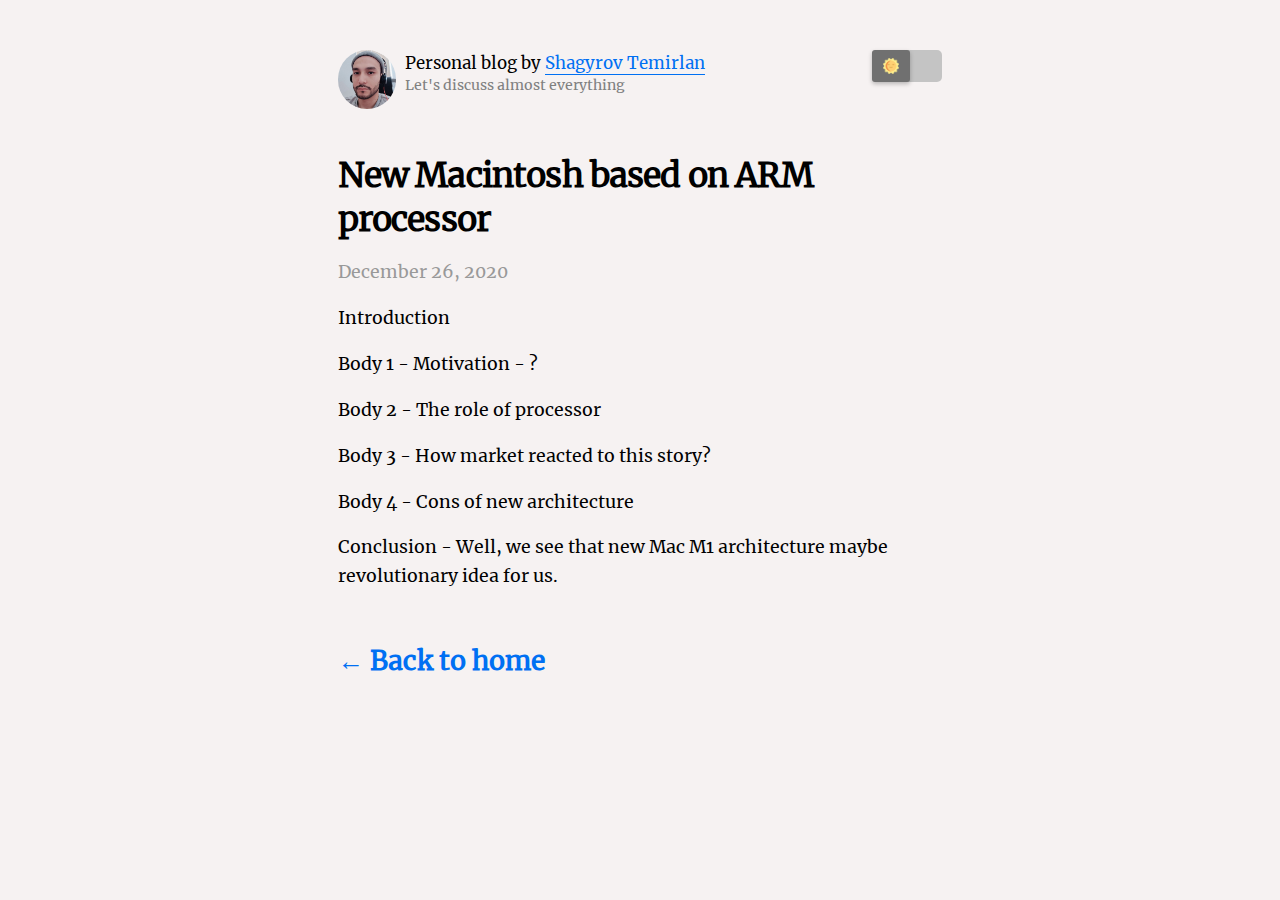
<file: posts/tech/new-macintosh-m1.html>
<!DOCTYPE html><html><head><meta name="viewport" content="width=device-width"/><meta charSet="utf-8"/><link rel="icon" href="/favicon.ico"/><meta name="description" content="Blog of Shagyrov Temirlan"/><meta property="og:image" content="https://og-image.now.sh/Personal%20blog%20by%20Temirlan.png?theme=light&amp;md=0&amp;fontSize=75px&amp;images=https%3A%2F%2Fassets.zeit.co%2Fimage%2Fupload%2Ffront%2Fassets%2Fdesign%2Fnextjs-black-logo.svg"/><meta name="og:title" content="Personal blog by Temirlan"/><meta name="twitter:card" content="summary_large_image"/><title>New Macintosh based on ARM processor</title><meta name="next-head-count" content="8"/><link rel="preload" href="/_next/static/css/c7773d89c84d065e2df5.css" as="style"/><link rel="stylesheet" href="/_next/static/css/c7773d89c84d065e2df5.css"/><link rel="preload" href="/_next/static/css/5d109cb4f0723c828d38.css" as="style"/><link rel="stylesheet" href="/_next/static/css/5d109cb4f0723c828d38.css"/><link rel="preload" href="/_next/static/iRzaAqq8oC6YzQxgo9rZW/pages/posts/tech/%5Bid%5D.js" as="script"/><link rel="preload" href="/_next/static/iRzaAqq8oC6YzQxgo9rZW/pages/_app.js" as="script"/><link rel="preload" href="/_next/static/runtime/webpack-b65cab0b00afd201cbda.js" as="script"/><link rel="preload" href="/_next/static/chunks/framework.0f140d5eb2070c7e423d.js" as="script"/><link rel="preload" href="/_next/static/chunks/c99d1c3084ecd8e74a5f786c47773bd5690c4f4c.de9c554ee09d03c4b240.js" as="script"/><link rel="preload" href="/_next/static/runtime/main-c1bca9c2911ef8da43bc.js" as="script"/><link rel="preload" href="/_next/static/chunks/24d134ad48a53041961715c5d9b047e2f98a55c4.ebc6927550d609a72945.js" as="script"/></head><body><div id="__next"><div class="container"><header class="header_header__HDboe"><img src="/images/avatar.jpg" class="header_headerImage__2BWot utils_borderCircle__13qdJ" alt="Personal blog by "/><div class="header_header_right_side__3pKl-"><div class="utils_ml8__35Wt1 header_blog_description__Oqypm"><div class="utils_headingLw__1vVPe null">Personal blog by <a class="null header_linkToInstagram__3xjpo" target="_blank" href="https://www.instagram.com/temirtator23/">Shagyrov Temirlan</a></div><div class="utils_description__17znU">Let&#x27;s discuss almost everything</div></div><div class="toggle_toggle_container__3fg78"><div class="toggle_dialog_button__c8m4w toggle_disabled__3tCf-"><img src="/images/light.png" alt="light"/></div></div></div></header><br/><div><main><article><h1 class="utils_headingXl__1XecN null">New Macintosh based on ARM processor</h1><div class="utils_lightText__12Ckm"><time dateTime="2020-12-26">December 26, 2020</time></div><div><p>  Introduction</p>
<p>  Body 1 - Motivation - ?</p>
<p>  Body 2 - The role of processor</p>
<p>  Body 3 - How market reacted to this story?</p>
<p>  Body 4 - Cons of new architecture</p>
<p>  Conclusion - Well, we see that new Mac M1 architecture maybe revolutionary idea for us.</p>
</div></article></main><h2 class="layout_backToHome__VAS_W"><a>← Back to home</a></h2></div></div></div><script id="__NEXT_DATA__" type="application/json">{"props":{"pageProps":{"techData":{"id":"new-macintosh-m1","contentHtml":"\u003cp\u003e  Introduction\u003c/p\u003e\n\u003cp\u003e  Body 1 - Motivation - ?\u003c/p\u003e\n\u003cp\u003e  Body 2 - The role of processor\u003c/p\u003e\n\u003cp\u003e  Body 3 - How market reacted to this story?\u003c/p\u003e\n\u003cp\u003e  Body 4 - Cons of new architecture\u003c/p\u003e\n\u003cp\u003e  Conclusion - Well, we see that new Mac M1 architecture maybe revolutionary idea for us.\u003c/p\u003e\n","title":"New Macintosh based on ARM processor","date":"2020-12-26"}},"__N_SSG":true},"page":"/posts/tech/[id]","query":{"id":"new-macintosh-m1"},"buildId":"iRzaAqq8oC6YzQxgo9rZW","nextExport":false,"isFallback":false,"gsp":true}</script><script nomodule="" src="/_next/static/runtime/polyfills-895c6aa13952c0a67e69.js"></script><script async="" data-next-page="/posts/tech/[id]" src="/_next/static/iRzaAqq8oC6YzQxgo9rZW/pages/posts/tech/%5Bid%5D.js"></script><script async="" data-next-page="/_app" src="/_next/static/iRzaAqq8oC6YzQxgo9rZW/pages/_app.js"></script><script src="/_next/static/runtime/webpack-b65cab0b00afd201cbda.js" async=""></script><script src="/_next/static/chunks/framework.0f140d5eb2070c7e423d.js" async=""></script><script src="/_next/static/chunks/c99d1c3084ecd8e74a5f786c47773bd5690c4f4c.de9c554ee09d03c4b240.js" async=""></script><script src="/_next/static/runtime/main-c1bca9c2911ef8da43bc.js" async=""></script><script src="/_next/static/chunks/24d134ad48a53041961715c5d9b047e2f98a55c4.ebc6927550d609a72945.js" async=""></script><script src="/_next/static/iRzaAqq8oC6YzQxgo9rZW/_buildManifest.js" async=""></script><script src="/_next/static/iRzaAqq8oC6YzQxgo9rZW/_ssgManifest.js" async=""></script></body></html>
</file>
<file: _next/static/css/c7773d89c84d065e2df5.css>
body,html{padding:0;margin:0;line-height:1.6;font-size:1.05rem;transition:all .3s ease;font-family:Merriweather,Georgia,serif}*{box-sizing:border-box}a{color:#0070f3;text-decoration:none}a.dark{color:#d6bbcc}a.underline{text-decoration:underline}a:hover{text-decoration:none}img{max-width:100%;display:block}h1.dark{color:#d6bbcc}.container{max-width:36rem;margin:0 auto;padding-top:3rem;padding-bottom:6rem}pre{background-color:#c2c2c2;border-radius:10px;font-size:.8rem;padding:10px;color:#000;white-space:pre-wrap}@font-face{font-family:Roboto;src:url(/_next/static/media/roboto-v20-latin-regular.49ae34d4cc6b98c00c69ab4c41de3e0c.woff)}@font-face{font-family:Merriweather;src:url(/_next/static/media/merriweather-v22-latin-regular.040426f99ff6e00b86506452e0d1f10b.woff)}@media screen and (max-device-width:666px){body,html{font-size:.6875rem}}@media screen and (max-device-width:400px){body,html{font-size:8px}}.toggle_toggle_container__3fg78{width:70px;background-color:#c4c4c4;cursor:pointer;-webkit-user-select:none;-moz-user-select:none;-ms-user-select:none;user-select:none;border-radius:5px;padding:2px;height:32px;position:relative}.toggle_dialog_button__c8m4w{font-size:14px;line-height:16px;font-weight:700;cursor:pointer;background-color:#002b49;color:#fff;padding:8px 11px;border-radius:18px;box-shadow:0 4px 4px rgba(0,0,0,.25);min-width:46px;display:flex;justify-content:center;align-items:center;width:38px;min-width:unset;border-radius:3px;box-sizing:border-box;box-shadow:0 2px 4px rgba(0,0,0,.25);position:absolute;left:32px;top:0;transition:all .3s ease}.toggle_disabled__3tCf-{background-color:#707070;left:0}.toggle_icon__3ZWY6{width:100%}@media screen and (max-device-width:666px){.toggle_toggle_container__3fg78{width:61px;height:24px}.toggle_dialog_button__c8m4w{width:30px;padding:6px 9px;transition:all .3s ease}}@media screen and (max-device-width:400px){.toggle_toggle_container__3fg78{width:49px;height:18px}.toggle_dialog_button__c8m4w{width:26px;height:18px;padding:4px 7px;left:23px}.toggle_disabled__3tCf-{left:0}}.header_night__1wC4Z{background-color:#282c35}.header_header__HDboe{display:flex;flex-direction:row;align-items:flex-start}.header_headerImage__2BWot{width:3.5rem;cursor:pointer}.header_blog_description__Oqypm{display:flex;flex-direction:column}.header_header_right_side__3pKl-{display:flex;flex-direction:row;justify-content:space-between;flex:1 1}.header_linkToInstagram__3xjpo{text-decoration:none;box-shadow:0 1px 0 0 currentColor}.utils_heading2Xl__1I65m{font-size:2.5rem;line-height:1.2}.utils_heading2Xl__1I65m,.utils_headingXl__1XecN{font-weight:800;letter-spacing:-.05rem;margin:1rem 0}.utils_headingXl__1XecN{font-size:2rem;line-height:1.3}.utils_headingLg__de7p0{font-size:1.5rem;line-height:1.4;margin:1rem 0}.utils_headingMd__3de6G{font-size:1.2rem;line-height:1.5}.utils_headingLw__1vVPe{font-size:1rem;line-height:1.6}.utils_description__17znU{font-size:.8em;line-height:1.2;color:grey}.utils_borderCircle__13qdJ{border-radius:9999px}.utils_colorInherit__3Gudf{color:inherit}.utils_padding1px__oCny8{padding-top:1px}.utils_list__S7_pe{list-style:none;padding:0;margin:0}.utils_listItem__2eJpJ{margin:0 0 1.25rem}.utils_lightText__12Ckm{color:#999}.utils_whiteText__aqpP4{color:hsla(0,0%,100%,.88)}.utils_greyForNight__3uokK{color:#d8d3d3}.utils_ml8__35Wt1{margin-left:.5rem}
</file>
<file: _next/static/css/b5125984310c7cdcee73.css>
.layout_backToHome__VAS_W{margin:3rem 0 0;cursor:pointer}.layout_backToHome__VAS_W:hover{text-decoration:underline;cursor:pointer}.utils_heading2Xl__1I65m{font-size:2.5rem;line-height:1.2}.utils_heading2Xl__1I65m,.utils_headingXl__1XecN{font-weight:800;letter-spacing:-.05rem;margin:1rem 0}.utils_headingXl__1XecN{font-size:2rem;line-height:1.3}.utils_headingLg__de7p0{font-size:1.5rem;line-height:1.4;margin:1rem 0}.utils_headingMd__3de6G{font-size:1.2rem;line-height:1.5}.utils_headingLw__1vVPe{font-size:1rem;line-height:1.6}.utils_description__17znU{font-size:.8em;line-height:1.2;color:grey}.utils_borderCircle__13qdJ{border-radius:9999px}.utils_colorInherit__3Gudf{color:inherit}.utils_padding1px__oCny8{padding-top:1px}.utils_list__S7_pe{list-style:none;padding:0;margin:0}.utils_listItem__2eJpJ{margin:0 0 1.25rem}.utils_lightText__12Ckm{color:#999}.utils_whiteText__aqpP4{color:hsla(0,0%,100%,.88)}.utils_greyForNight__3uokK{color:#d8d3d3}.utils_ml8__35Wt1{margin-left:.5rem}.tab_header__2Nzv7{display:flex;flex-direction:row}.tab_tab__1csqP{cursor:pointer}.tab_selected__1kf2Z,.tab_tab__1csqP:hover{box-shadow:0 1px 0 0 currentColor}
</file>
<file: _next/static/css/5d109cb4f0723c828d38.css>
.layout_backToHome__VAS_W{margin:3rem 0 0;cursor:pointer}.layout_backToHome__VAS_W:hover{text-decoration:underline;cursor:pointer}.utils_heading2Xl__1I65m{font-size:2.5rem;line-height:1.2}.utils_heading2Xl__1I65m,.utils_headingXl__1XecN{font-weight:800;letter-spacing:-.05rem;margin:1rem 0}.utils_headingXl__1XecN{font-size:2rem;line-height:1.3}.utils_headingLg__de7p0{font-size:1.5rem;line-height:1.4;margin:1rem 0}.utils_headingMd__3de6G{font-size:1.2rem;line-height:1.5}.utils_headingLw__1vVPe{font-size:1rem;line-height:1.6}.utils_description__17znU{font-size:.8em;line-height:1.2;color:grey}.utils_borderCircle__13qdJ{border-radius:9999px}.utils_colorInherit__3Gudf{color:inherit}.utils_padding1px__oCny8{padding-top:1px}.utils_list__S7_pe{list-style:none;padding:0;margin:0}.utils_listItem__2eJpJ{margin:0 0 1.25rem}.utils_lightText__12Ckm{color:#999}.utils_whiteText__aqpP4{color:hsla(0,0%,100%,.88)}.utils_greyForNight__3uokK{color:#d8d3d3}.utils_ml8__35Wt1{margin-left:.5rem}
</file>
